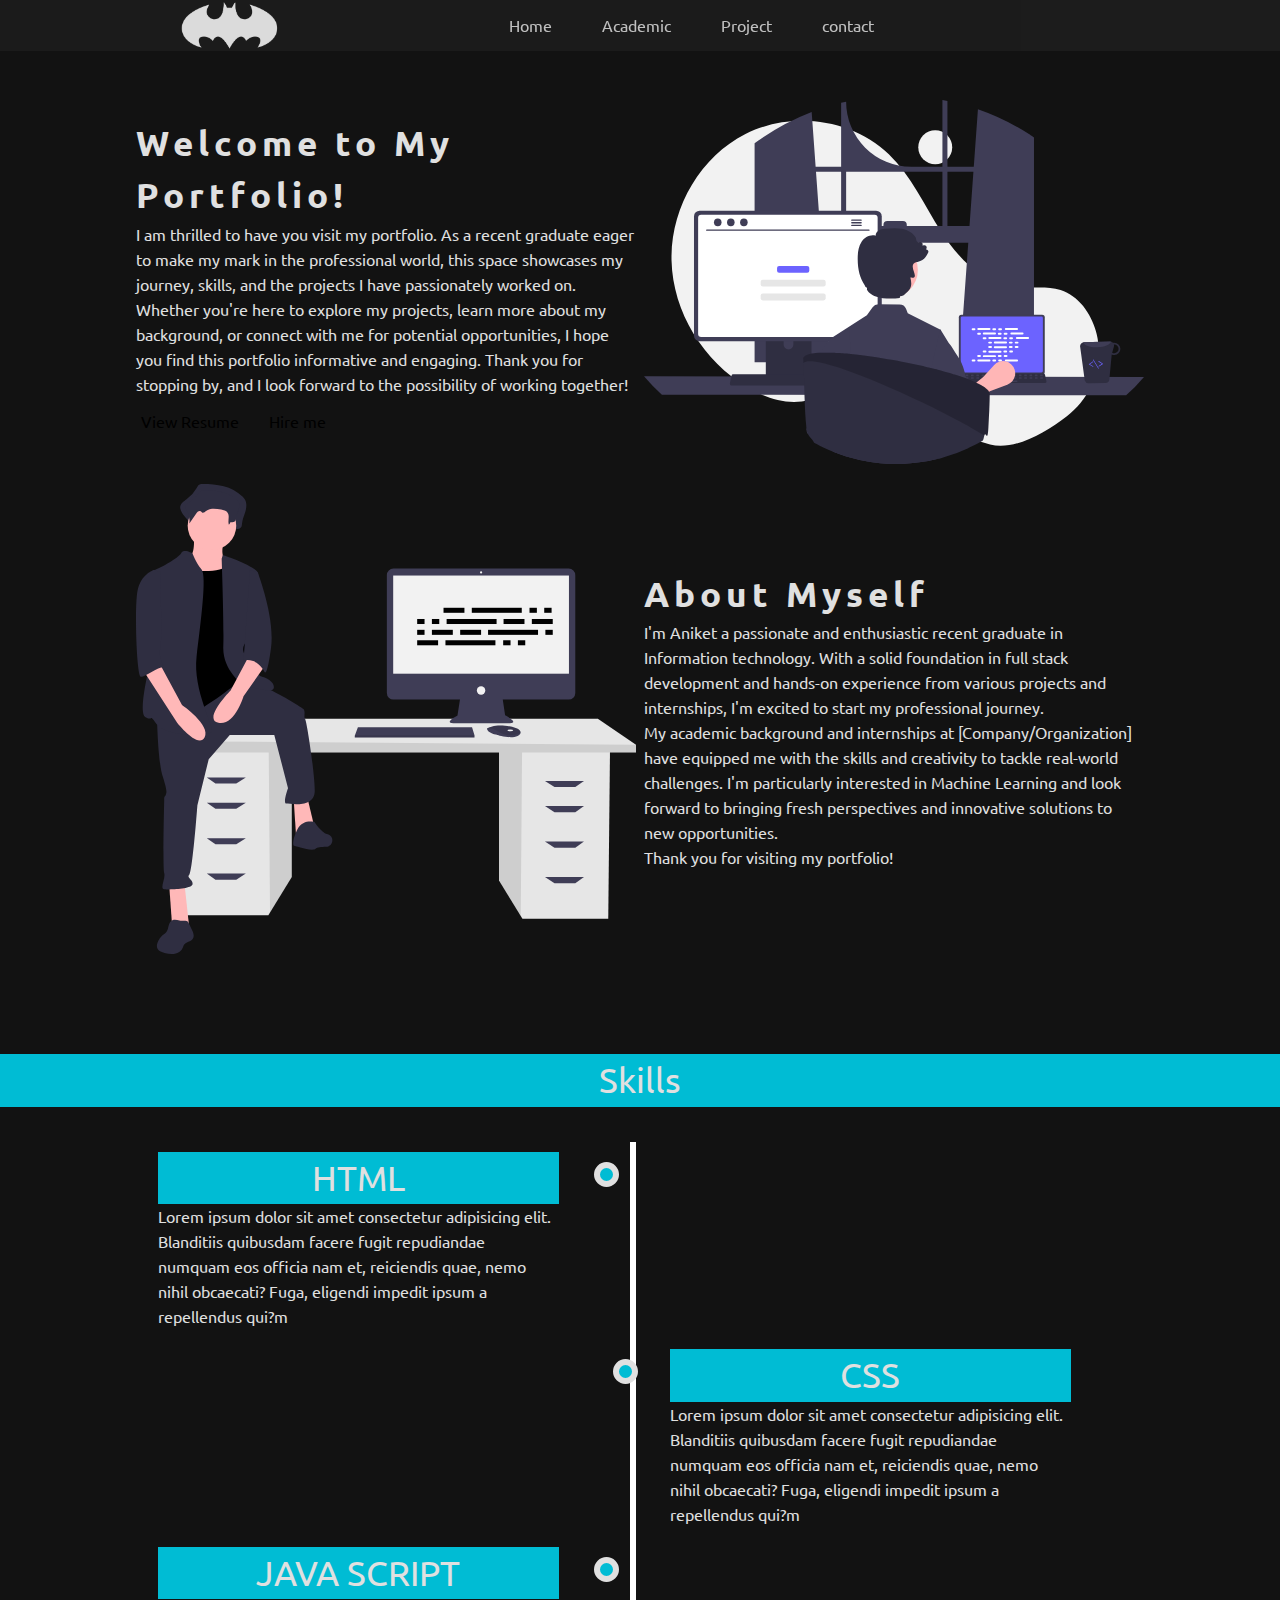
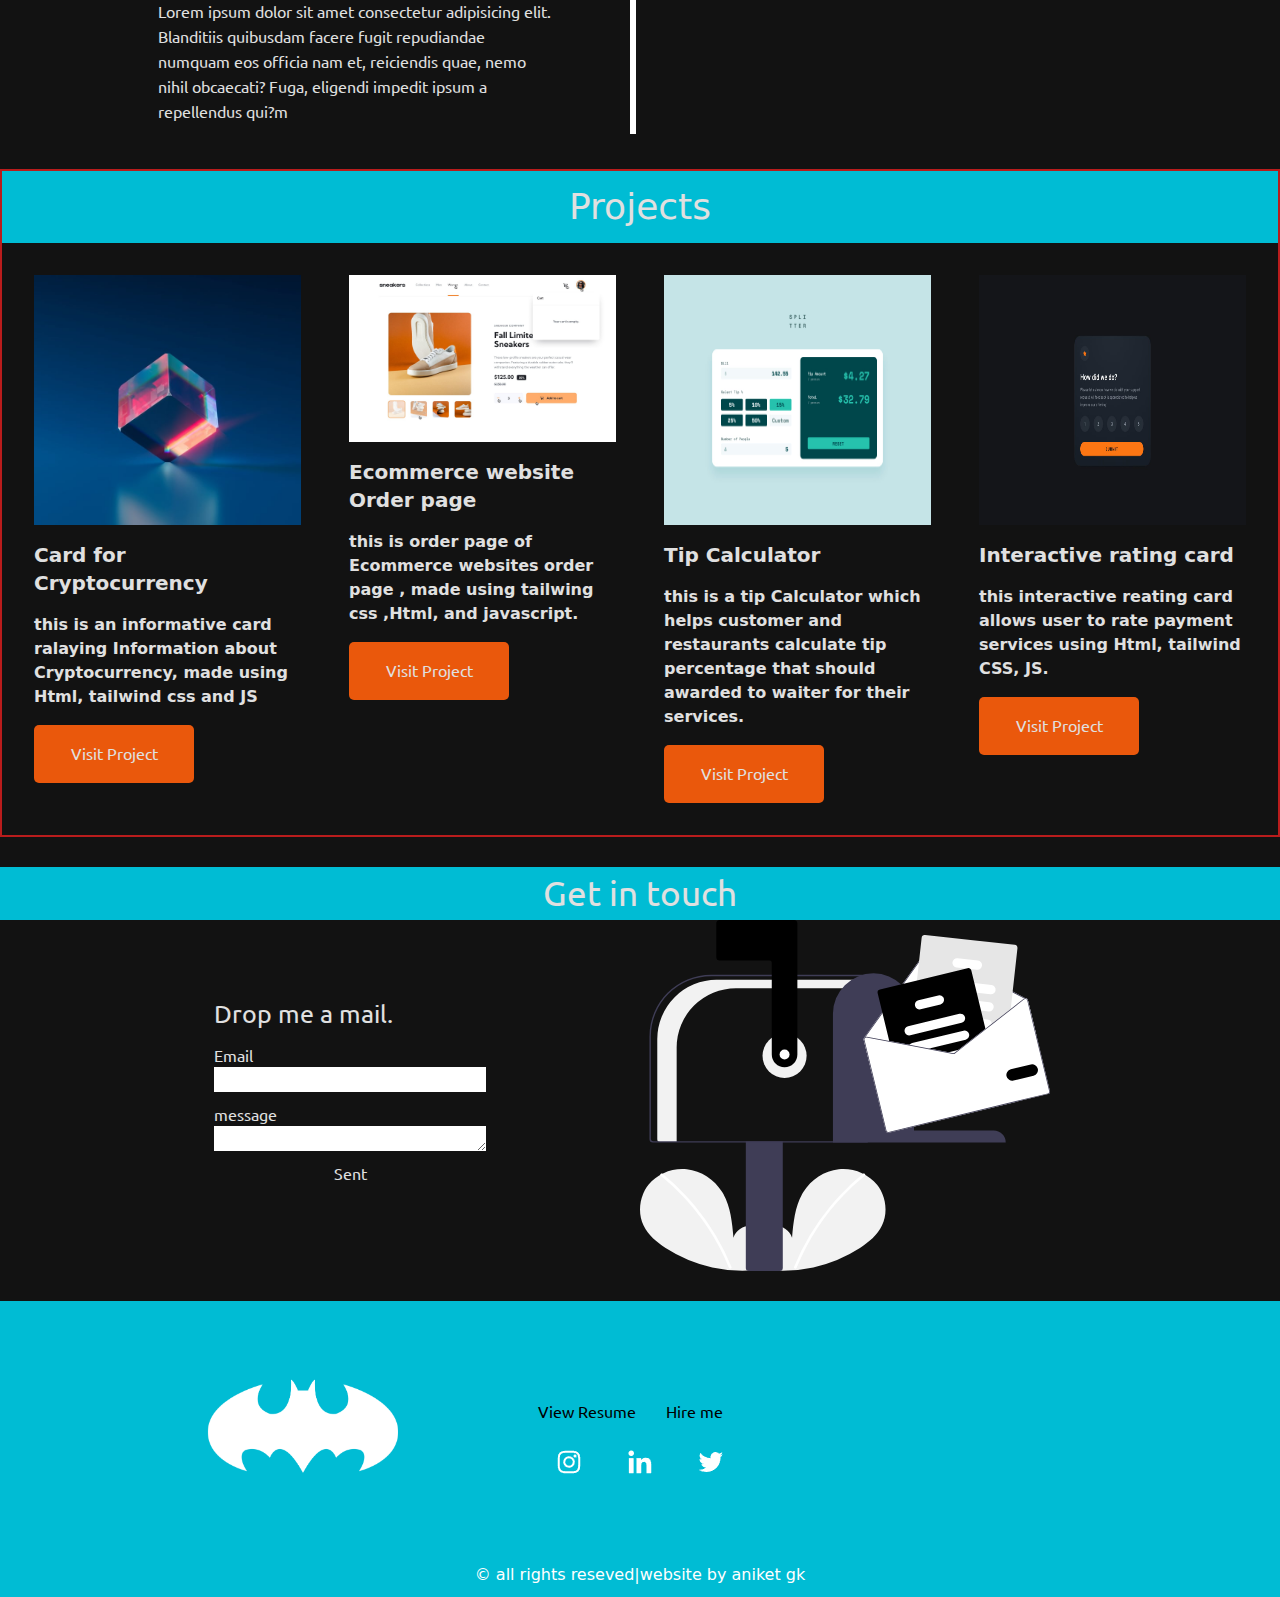
<file: index.html>
<!DOCTYPE html>
<html lang="en">

<head>
    <meta charset="UTF-8">
    <meta name="viewport" content="width=device-width, initial-scale=1.0">
    <title>Portfolio</title>
    <!-- ############################## Link Css here ############################################################ -->
    <link rel="stylesheet" href="css/style.css">
    <link rel="stylesheet" media="screen and (max-width: 693px)" href="css/responsive.css">
    <link rel="stylesheet" href="./output.css">
    <!-- ################################### End Css ####################################################################-->

    <!-- ##################################### Linked Googlen fonts ###################################################33 -->
    <link
        href="https://fonts.googleapis.com/css2?family=Ubuntu:ital,wght@0,300;0,400;0,500;0,700;1,300;1,400;1,500;1,700&display=swap"
        rel="stylesheet">
    <!-- ##################################### End Googlen fonts ###################################################33 -->
</head>

<body>
    <!--  ######################################################3 side nav ##################################################### -->
    <div id="mySidenav" class="sidenav">
        <a href="javascript:void(0)" class="closebtn" onclick="closeNav()">&times;</a>
        <a href="#hero">Home</a>
        <a href="#timeline">Academic</a>
        <a href="#visit-project">Project</a>
        <a href="#contact">Contact</a>
    </div>
    <!-- ######################################################## End side nav ####################################################### -->
    <!-- ######################## navigation bar######################### -->
    <header class="header">
        <div class="navbar">
            <div class="logo">
                <img src="images/pngwing.com.png" alt="">
            </div>
            <div class="navigation">
                <ul class="nav-items">
                    <li><a href="#hero">Home</a></li>
                    <li><a href="#timeline">Academic</a></li>
                    <li><a href="#visit-project">Project</a></li>
                    <!-- <li><a href="">References</a></li> -->
                    <li><a href="#contact">contact</a></li>
                </ul>
            </div>
            <div class="more">
                <img onclick="openNav()" src="images/more.png" alt="">
            </div>
        </div>
    </header>
    <!-- ################################ End navigation bar############################ -->

    <!-- ################################################## Begin Hero section############################################### -->
    <section id="hero" class="hero-container">
        <!-- ############################################# Begin Landing page#################################################### -->
        <div class="landing-container">
            <div class="intro">
                <h1 class="primary-heading"> Welcome to My Portfolio!</h1>
                <p class="para">

                    I am thrilled to have you visit my portfolio. As a recent graduate eager to make
                    my mark in the professional world, this space showcases my journey, skills, and the projects I have
                    passionately worked on. <br>
                    Whether you're here to explore my projects, learn more about my background, or connect with me for
                    potential opportunities, I hope you find this portfolio informative and engaging. Thank you for
                    stopping by, and I look forward to the possibility of working together!


                </p>
                <div class="btn">
                    <button class="View-resume" type="submit"><a href="">View Resume</a></button>
                    <button class="hire-me" type="submit"><a href="#contact">Hire me</a></button>
                </div>
            </div>
            <div class="landing-image">
                <img src="images/working.svg" alt="">
            </div>
        </div>
        <!-- ################################################ End Landing page####################################################### -->

        <!-- ################################################## Begin Introduction ##################################################### -->
        <div class="landing-container landing-container-reverse">
            <div class="intro">
                <h1 class="primary-heading">About Myself</h1>
                <p class="para">
                    I'm Aniket a passionate and enthusiastic recent graduate in Information technology. With a solid
                    foundation in full stack development and hands-on experience from various projects and internships,
                    I'm excited to start my professional journey.
                    <br>
                    My academic background and internships at [Company/Organization] have equipped me with the skills
                    and creativity to tackle real-world challenges. I'm particularly interested in Machine Learning and
                    look forward to bringing fresh perspectives and innovative solutions
                    to new opportunities.
                    <br>
                    Thank you for visiting my portfolio!
                </p>

            </div>
            <div class="landing-image">
                <img src="images/intro.svg" alt="">
            </div>
        </div>
        <!-- #########################################End Introduction ################################################################3 -->
    </section>

    <!-- ###################################################### End hero section########################################### -->

    <!-- ############################################ Academic Achievements ############################################################## -->

    <section id="timeline" class="Achievements">
        <h2 class="secondary-heading">Skills</h2>

        <div class="timeline">
            <div class="container left">
                <div class="content">
                    <h2 class="secondary-heading">HTML</h2>
                    <p class="para">
                        Lorem ipsum dolor sit amet consectetur adipisicing elit. Blanditiis quibusdam facere fugit
                        repudiandae numquam eos officia nam et, reiciendis quae, nemo nihil obcaecati? Fuga, eligendi
                        impedit ipsum a repellendus qui?m
                    </p>

                </div>
            </div>
            <div class="container right">
                <div class="content">
                    <h2 class="secondary-heading">CSS</h2>
                    <p class="para">
                        Lorem ipsum dolor sit amet consectetur adipisicing elit. Blanditiis quibusdam facere fugit
                        repudiandae numquam eos officia nam et, reiciendis quae, nemo nihil obcaecati? Fuga, eligendi
                        impedit ipsum a repellendus qui?m
                    </p>

                </div>
            </div>
            <div class="container left">
                <div class="content">
                    <h2 class="secondary-heading">JAVA SCRIPT</h2>
                    <p class="para">
                        Lorem ipsum dolor sit amet consectetur adipisicing elit. Blanditiis quibusdam facere fugit
                        repudiandae numquam eos officia nam et, reiciendis quae, nemo nihil obcaecati? Fuga, eligendi
                        impedit ipsum a repellendus qui?m
                    </p>

                </div>
            </div>
        </div>
    </section>


    <!-- ##################################################################### Projects section ########################################################################## -->

    <section id="visit-project" class="w-dvw border-2 border-red-700  ">
        <h1 class="bg-[#00BCD4] h-fit font-medium text-4xl p-4 text-center">Projects</h1>
        <div class="grid grid-cols-1 grid-rows-3 gap-4 p-4 sm:grid sm:grid-cols-2 sm:grid-rows-2 md:grid md:grid-rows-1 md:grid-cols-4">
            <div class="w-full p-4 flex flex-col space-y-4  h-fit">
                <div id="banner" class=" group w-full relative bg-neutral-600">
                   <img class="cursor-pointer h-[250px] w-[390px]" src="./NewPortfolio/images/image-equilibrium.jpg"
                   alt="display-image">
                   <img id="view_icon" class="invisible group-hover:visible w-8 absolute right-[45%] bottom-[45%] fill-black" src="./NewPortfolio/images/icon-view.svg" alt="view_icon">
                </div>
               <ul class="flex flex-col space-y-4">
                   <li>
                       <h2 class="font-bold text-xl">Card for Cryptocurrency</h2>
   
                   </li>
                   <li>
                       <p class="font-semibold" >
                         this is an informative card ralaying Information about Cryptocurrency, made using Html, tailwind css and JS
                         
                       </p>
                   </li>
                   <li>
                       <button class="bg-orange-600 p-4 w-[60%] h-[25%] hover:bg-[#00BCD4]">
                           <a href="./NewPortfolio/index.html">Visit Project</a>
                       </button>
                   </li>
               </ul>
           </div>

           <div class="w-full p-4 flex flex-col space-y-4  h-fit">
            <div id="banner" class=" group w-full relative bg-neutral-600">
               <img class="cursor-pointer " src="./ecommerce-product-page-main/design/active-states-basket-empty.jpg"
               alt="display-image">
               <img id="view_icon" class="invisible group-hover:visible w-8 absolute right-[45%] bottom-[45%] fill-black" src="./NewPortfolio/images/icon-view.svg" alt="view_icon">
            </div>
           <ul class="flex flex-col space-y-4">
               <li>
                   <h2 class="font-bold text-xl">Ecommerce website Order page</h2>

               </li>
               <li>
                   <p class="font-semibold" >
                       this is order page of Ecommerce websites order page , made using tailwing css ,Html, and
                       javascript.
                     
                   </p>
               </li>
               <li>
                <button class="bg-orange-600 p-4 w-[60%] h-[25%] hover:bg-[#00BCD4]">
                    <a href="./ecommerce-product-page-main/design/desktop-design.jpg">Visit Project</a>
                </button>
            </li>
           </ul>
       </div>

       <div class="w-full p-4 flex flex-col space-y-4  h-fit">
        <div id="banner" class=" group w-full relative bg-neutral-600">
           <img class="cursor-pointer h-[250px] w-[390px]" src="./Tip_calculator/design/desktop-design-completed.jpg"
           alt="display-image">
           <img id="view_icon" class="invisible group-hover:visible w-8 absolute right-[45%] bottom-[45%] fill-black" src="./NewPortfolio/images/icon-view.svg" alt="view_icon">
        </div>
       <ul class="flex flex-col space-y-4">
           <li>
               <h2 class="font-bold text-xl">Tip Calculator</h2>

           </li>
           <li>
               <p class="font-semibold" >
                  this is a tip Calculator which helps customer and restaurants calculate tip percentage that should awarded to waiter for their services.
                 
               </p>
           </li>
           <li>
            <button class="bg-orange-600 p-4 w-[60%] h-[25%] hover:bg-[#00BCD4]">
                <a href="./Tip_calculator/index.html">Visit Project</a>
            </button>
        </li>
       </ul>
   </div>

   <div class="w-full p-4 flex flex-col space-y-4  h-fit">
    <div id="banner" class=" group w-full relative bg-neutral-600">
       <img class="cursor-pointer h-[250px] w-[390px]" src="./interactive-rating-component-main/design/desktop-design.jpg"
       alt="display-image">
       <img id="view_icon" class="invisible group-hover:visible w-8 absolute right-[45%] bottom-[45%] fill-black" src="./NewPortfolio/images/icon-view.svg" alt="view_icon">
    </div>
   <ul class="flex flex-col space-y-4">
       <li>
           <h2 class="font-bold text-xl">Interactive rating card</h2>

       </li>
       <li>
           <p class="font-semibold" >
             this interactive reating card allows user to rate payment services using Html, tailwind CSS, JS.
             
           </p>
       </li>
       <li>
        <button class="bg-orange-600 p-4 w-[60%] h-[25%] hover:bg-[#00BCD4]">
            <a href="./NewPortfolio/index.html">Visit Project</a>
        </button>
    </li>
   </ul>
</div>

        </div>

    </section>

    <!-- ############################################################################ End Projects section ######################################################################### -->

    <!-- ############################################################# Contact section ########################################################################### -->
    <section id="contact">
        <h2 class="secondary-heading">Get in touch</h2>
        <div class="inner-contact">
            <div class="form">
                <form class="form-container" action="">
                    <h3 class="ternary-headaing">Drop me a mail.</h3>

                    <div class="inputs">
                        <label for="email">Email</label>
                        <input id="email" required type="email" name="email">
                    </div>
                    <div class="inputs">
                        <label for="text-area">message</label>
                        <textarea required name="text-area" id="txt"></textarea>
                    </div>
                    <div class="btn "> <button id="btn-sent" onclick="statusUpdate()" type="submit"><a
                                href="#contact">Sent</a></button></div>
                </form>
            </div>
            <div class="image-illustration">
                <img id="image" src="images/mail.svg" alt="">
            </div>
        </div>
    </section>
    <!-- ######################################################################### End contact section ############################################################################## -->






    <!-- ###################################################### Footer Section ############################################################################### -->

    <footer class="footer">
        <div class="inner-footer">
            <div class="non-legal">
                <div class="non-legal-footer-item">
                    <div class="footer-logo">
                        <img src="images/pngwing.com.png" alt="">

                    </div>
                </div>
                <div class="non-legal-footer-item ">
                    <div class="footer-nav">
                        <div class="btn">
                            <div class="btn">
                                <button class="View-resume" type="submit"><a href="">View Resume</a></button>
                                <button class="hire-me" type="submit"><a href="#contact">Hire me</a></button>
                            </div>
                        </div>
                        <div class="social-media">
                            <a href="https://www.instagram.com/anni_k02/?next=%2F"><img
                                    src="images/instagram-logo-24.png" alt=""></a>
                            <a href="https://in.linkedin.com/"><img src="images/linkedin-logo-24.png" alt=""></a>
                            <a href="https://x.com/?lang=en"> <img src="images/twitter-logo-24.png" alt=""></a>
                        </div>
                    </div>
                </div>
                <div class="non-legal-footer-item ">
                    <div class="google-location">
                        <iframe
                            src="https://www.google.com/maps/embed?pb=!1m18!1m12!1m3!1d3769.8989338414235!2d77.28965652502842!3d19.11208918209994!2m3!1f0!2f0!3f0!3m2!1i1024!2i768!4f13.1!3m3!1m2!1s0x3bce29b9903d053d%3A0x2c5238a90ab55c03!2sShri%20Guru%20Gobind%20Singhji%20Institute%20of%20Engineering%20and%20Technology!5e0!3m2!1sen!2sin!4v1719331930823!5m2!1sen!2sin"
                            width="600" height="450" style="border:0;" allowfullscreen="" loading="lazy"
                            referrerpolicy="no-referrer-when-downgrade"></iframe>
                    </div>
                </div>
            </div>
            <div class="legal">
                <small>&copy; all rights reseved|website by aniket gk</small>
            </div>
        </div>
    </footer>
    <!-- ##################################################### End Footer ######################################################################################## -->

    <script>

        const email = document.getElementById('email');
        const txt = document.getElementById('txt');

        if (email.value === '' || txt.value === '') {
            const btn = document.getElementById('btn-sent');
            const image = document.getElementById('image');

            function statusUpdate() {
                image.src = 'images/msg-sent.svg';

            }

            btn.addEventListener('click', statusUpdate);
        }






        /* Set the width of the side navigation to 250px */
        function openNav() {
            document.getElementById("mySidenav").style.width = "250px";

        }

        /* Set the width of the side navigation to 0 */
        function closeNav() {
            document.getElementById("mySidenav").style.width = "0";
        }
    </script>
</body>

</html>
</file>
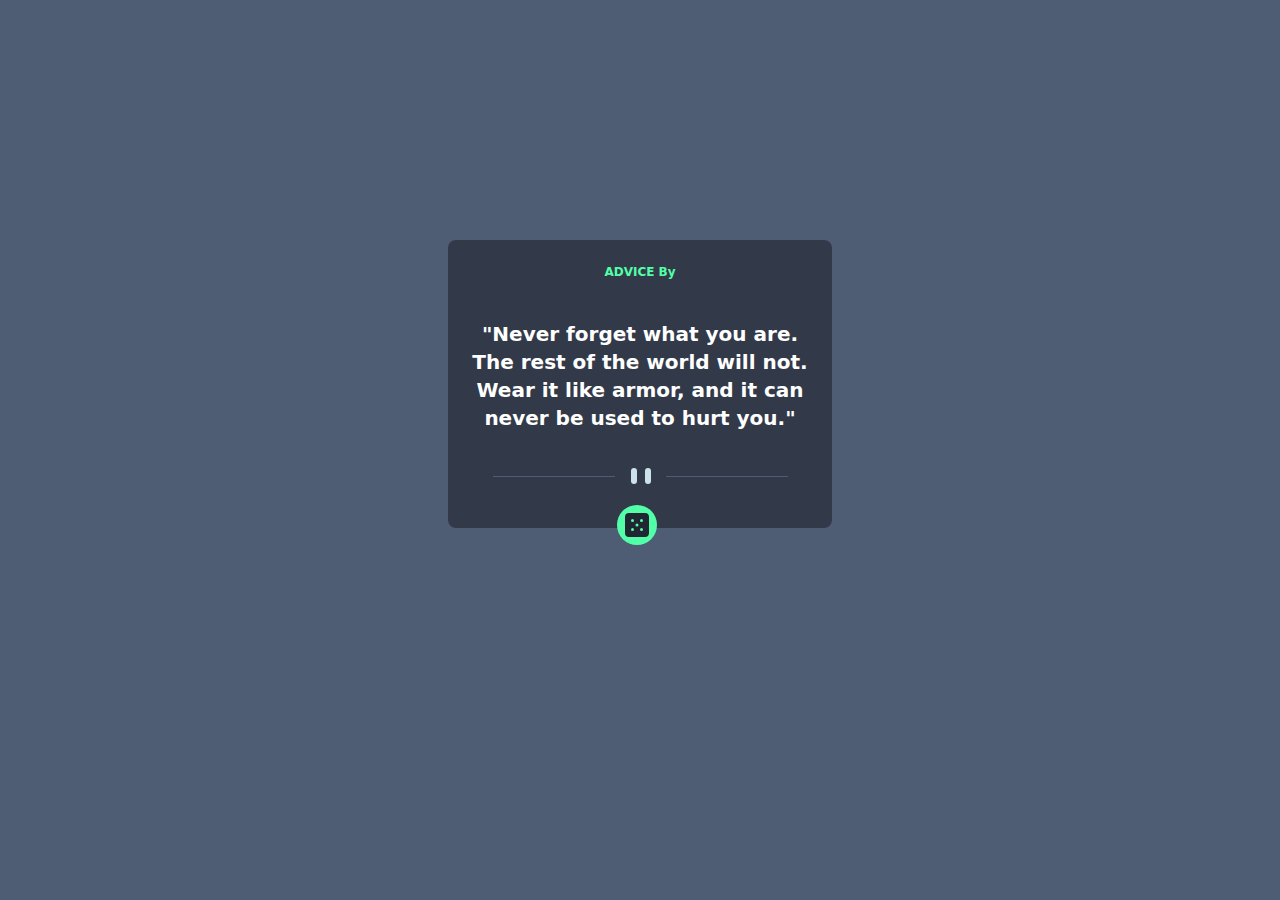
<file: advice-generator-app-main/index.html>
<!DOCTYPE html>
<html lang="en">

<head>
    <meta charset="UTF-8">
    <meta name="viewport" content="width=device-width, initial-scale=1.0">
    <title>GOT</title>
    <link rel="stylesheet" href="./output.css">
</head>

<body class="]  bg-[#4e5d73]">
    <div class="w-11/12 mx-auto flex flex-col items-center rounded-lg bg-[#323a49]  relative p-6 my-60 sm:w-96">
        <ul class="flex flex-col items-center ">
            <li class="font-semibold text-xs mb-6 text-[#52ffa8]"><span>ADVICE By <span id="no"> </span> </span></li>
            <li>
                <h1 class="text-xl text-center my-4 font-bold text-white" id="quote">
                    "Never forget what you are. The rest of the world will not. Wear it like armor, and it can never be
                    used to hurt you."
                </h1>
            </li>
            <li class="my-5">
                <img src="./images/pattern-divider-mobile.svg" alt="">
            </li>
        </ul>
        <div>
            <button class="absolute top-[92%] left-[44%] w-10 h-10 rounded-full bg-[#52ffa8] hover:shadow-xl animate-ping" id="btn">
                <img class="mx-auto my-2" src="./images/icon-dice.svg" alt="">
            </button>
        </div>
    </div>
    <script src="quote.js"></script>
</body>

</html>
</file>
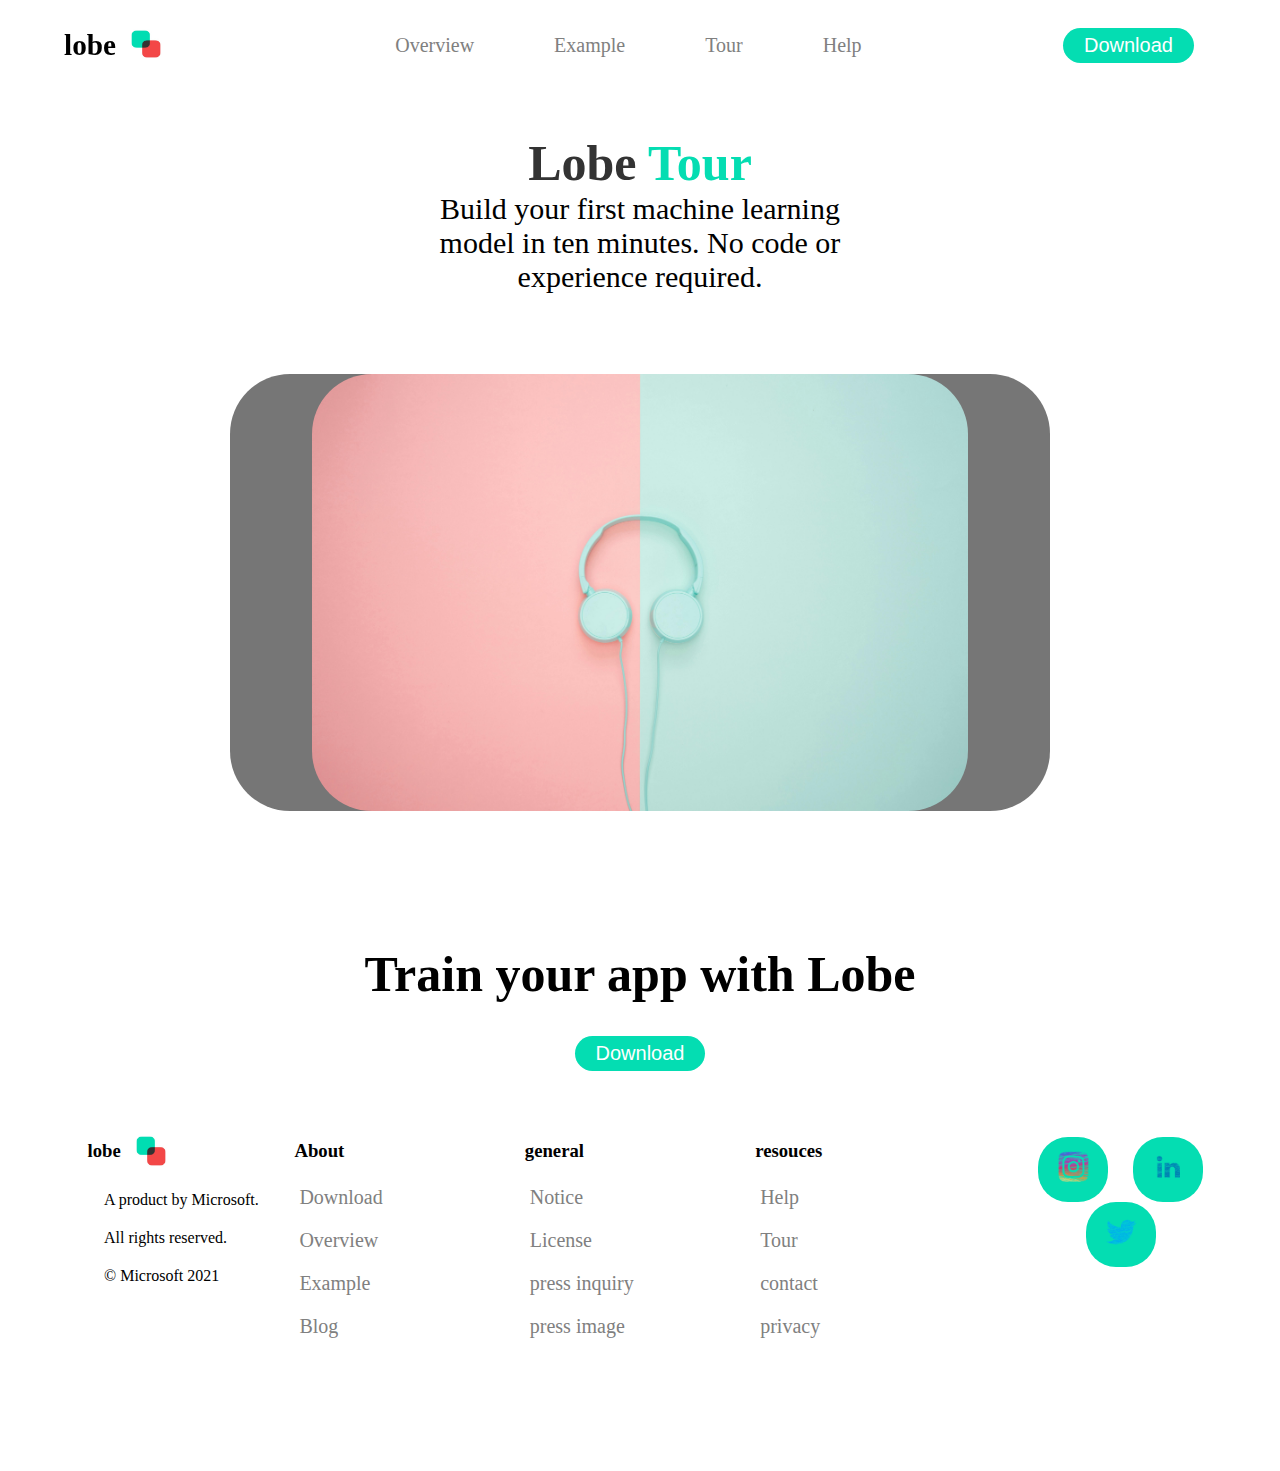
<file: clone/index.html>
<!DOCTYPE html>
<html lang="en">

<head>
    <meta charset="UTF-8">
    <meta name="viewport" content="width=device-width, initial-scale=1.0">
    <link rel="shortcut icon"  sizes="180x180" href="images/logo.jpeg">

    <title>lobe</title>
    <link rel="stylesheet" href="css/style.css">
    <link rel="stylesheet" media="screen and (max-width:940px)" href="css/responsive.css">
    <link rel="stylesheet" media="screen and (max-width:700px)" href="css/footerresp.css">
</head>

<body>

    <section class="start">
        <header id="header">
            <div class="container">
                <div class="nav-logo">
                    <div class="logo-text">
                        <h3>lobe</h3>
                    </div>
                    <div class="logo">
                        <img src="images/logo.jpeg" alt="">
                    </div>
                </div>
                <div class="navbar">
                    <ul class="nav-items">
                        <li><a href="#">Overview</a></li>
                        <li><a href="#">Example</a></li>
                        <li><a href="#">Tour</a></li>
                        <li><a href="#">Help</a></li>
                    </ul>
                </div>
                <div class="btn">
                    <button><a href="#">Download</a></button>
                </div>
            </div>
        </header>
    </section>

    <section class="main-container">
        <div class="inner-main">
            <div class="inner-content">
                <h1 class="heading">
                    <span class="fword">
                        Lobe
                    </span>
                    <span class="sword">
                        Tour
                    </span>

                </h1>
                <div class="info">
                    <p>
                        Build your first machine learning model in ten minutes. No code or experience required.
                    </p>
                </div>
            </div>
            <div class="video">
                <img src="images/thumbnail.jpg" alt="">
            </div>
            <div class="end">
                <h1>Train your app with Lobe</h1>

                <div class="btn2">
                    <button><a href="#">Download</a></button>

                </div>
            </div>
    </section>

    <footer class="main-footer">
        <div class="footer">
            <div class="footer-item">
                <div class="f-logo">
                    <h3>lobe</h3>
                    <img src="images/logo.jpeg" alt="">
                </div>
                <ul class="legal">
                    <li> A product by Microsoft.</li>
                    <li> All rights reserved.</li>
                    <li> © Microsoft 2021</li>
                     
                </ul>
            </div>
            <div class="footer-item">
                <div class="H3">
                    <h3>About</h3>

                </div>
                <ul class="list">
                    <li><a href="">Download</a></li>
                     <li><a href="">Overview</a></li>
                    <li><a href="">Example</a></li>
                    <li><a href="">Blog</a></li>
                </ul>
            </div>
            <div class="footer-item">
                <div class="H3">
                    <h3>general</h3>

                </div>
                <ul class="list">
                    <li><a href="">Notice</a></li>
                    <li><a href="">License</a></li>
                    <li><a href="">press inquiry</a></li>
                    <li><a href="">press image</a></li>
                </ul>
            </div>

            <div class="footer-item">
                <div class="H3">
                    <h3>resouces</h3>

                </div>
                <ul class="list">
                    <li><a href="">Help</a></li>
                    <li><a href="">Tour</a></li>
                    <li><a href="">contact</a></li>
                    <li><a href="">privacy</a></li>
                </ul>
            </div>
            <div class="footer-item">
                <ul id="social-list">
                    <li><a href="#"><img src="images/insta2.png" alt=""></a></li>
                    <li><a href="#"><img src="images/linkedin.png" alt=""></a></li>
                    <li><a href="#"><img src="images/X.png" alt=""></a></li>
                     
                </ul>
            </div>
        </div>
    </footer>
</body>

</html>
</file>
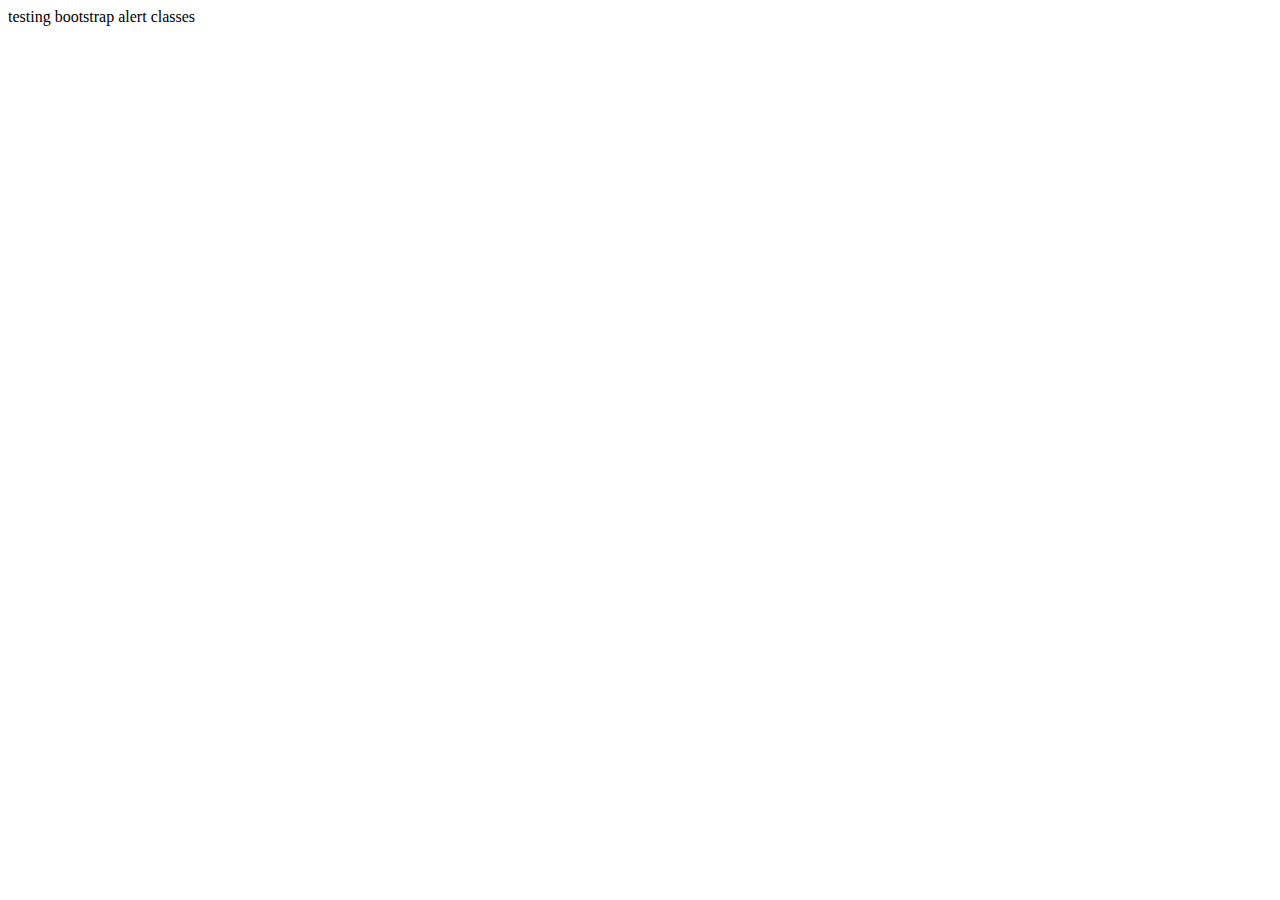
<file: cognizant-training/index.html>
<!DOCTYPE html>
<html lang="en">
<head>
    <meta charset="UTF-8">
    <meta name="viewport" content="width=device-width, initial-scale=1.0">
    <title>Document</title>
    <link href="https://cdn.jsdelivr.net/npm/bootstrap@5.0.2/dist/css/bootstrap.min.css" rel="stylesheet" integrity="sha384-EVSTQN3/azprG1Anm3QDgpJLIm9Nao0Yz1ztcQTwFspd3yD65VohhpuuCOmLASjC" crossorigin="anonymous">
</head>
<body>
    
    <div class="alert-success">
        testing bootstrap alert classes
    </div>

    <script src="https://cdn.jsdelivr.net/npm/bootstrap@5.0.2/dist/js/bootstrap.bundle.min.js" integrity="sha384-MrcW6ZMFYlzcLA8Nl+NtUVF0sA7MsXsP1UyJoMp4YLEuNSfAP+JcXn/tWtIaxVXM" crossorigin="anonymous"></script>

</body>
</html>
</file>
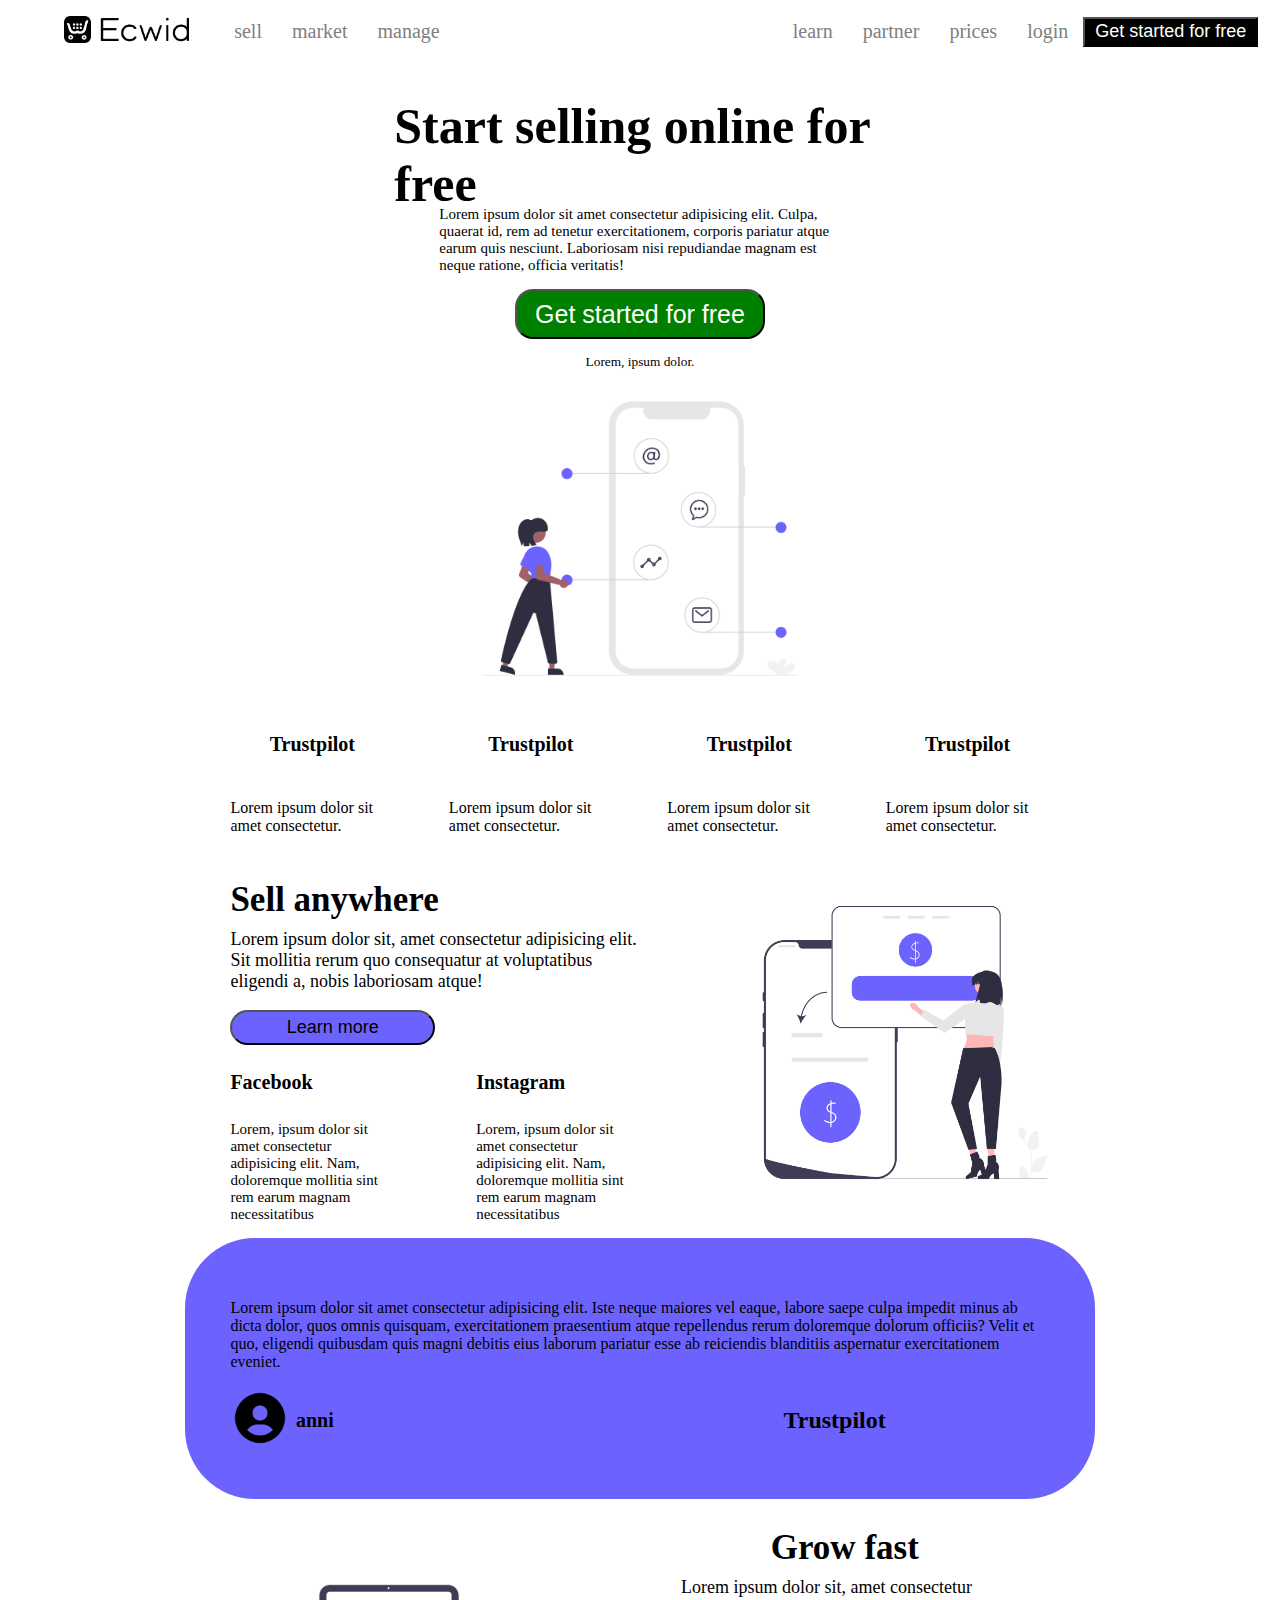
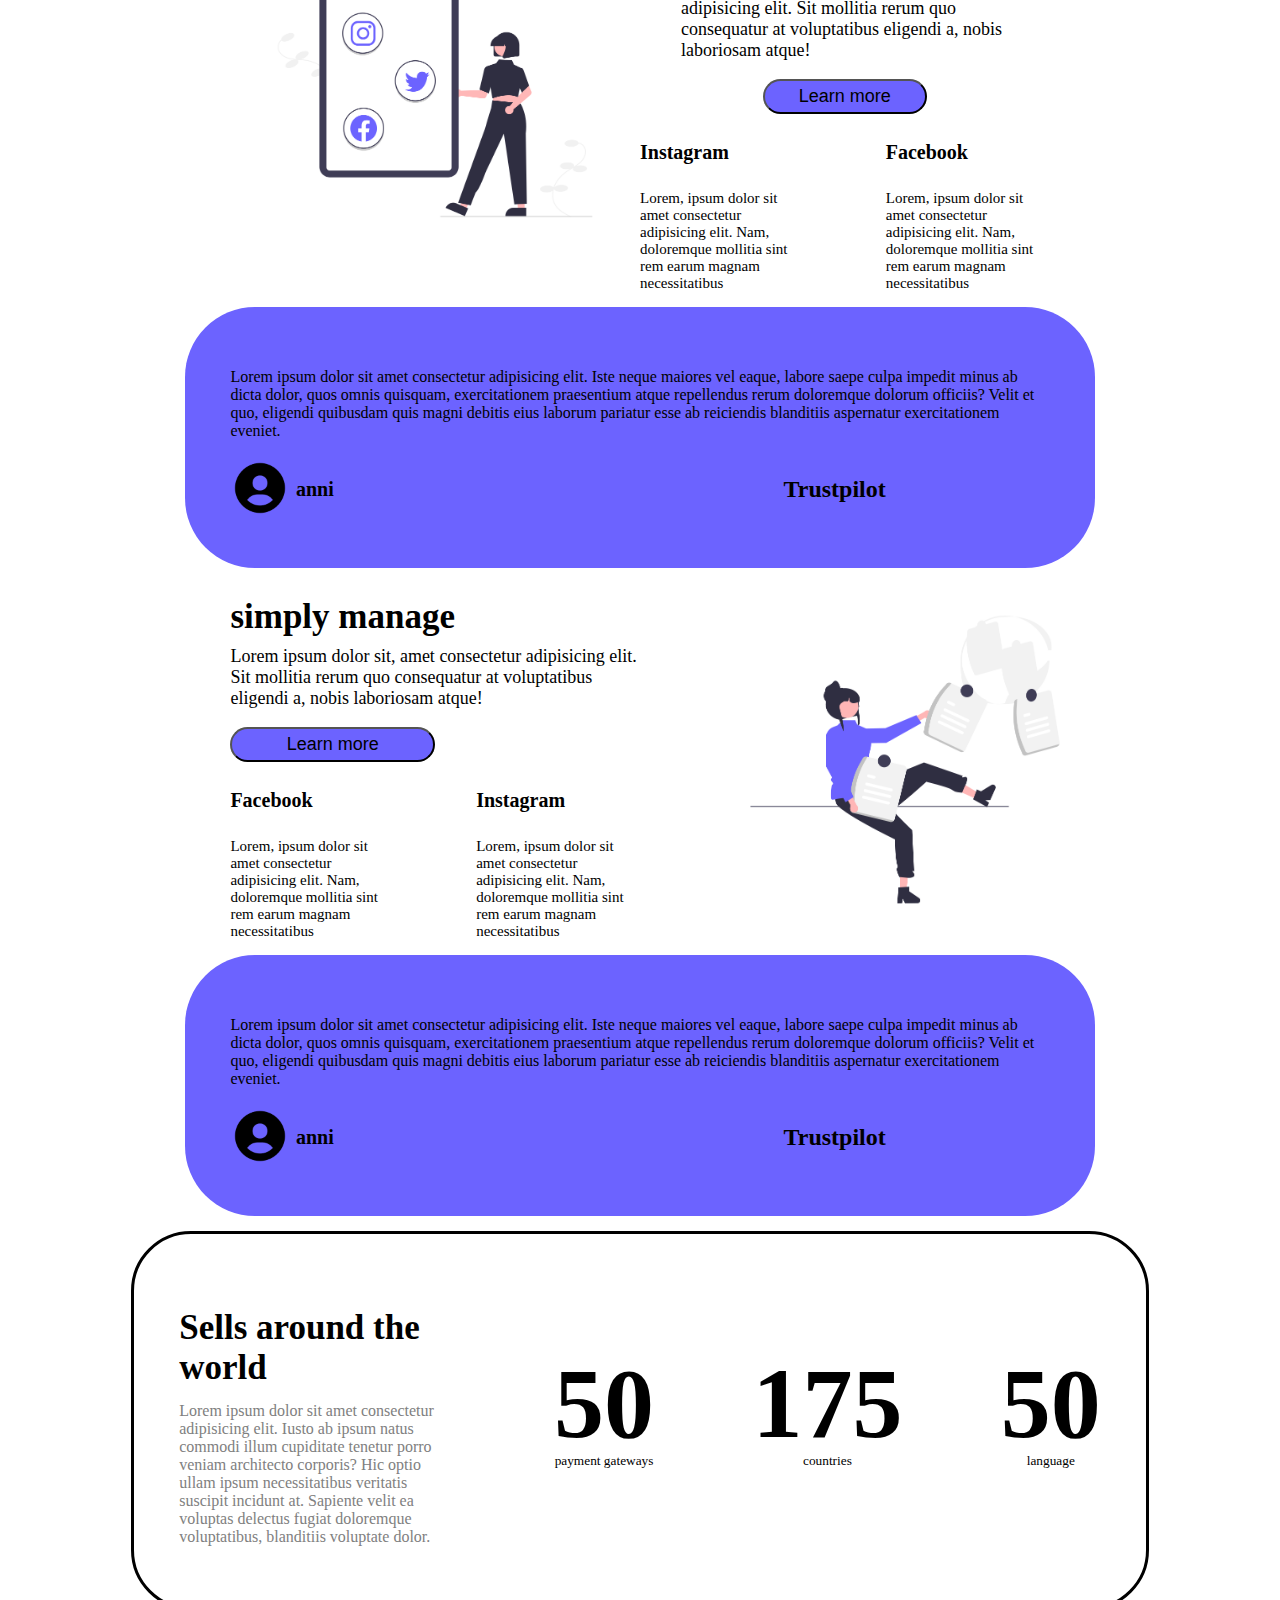
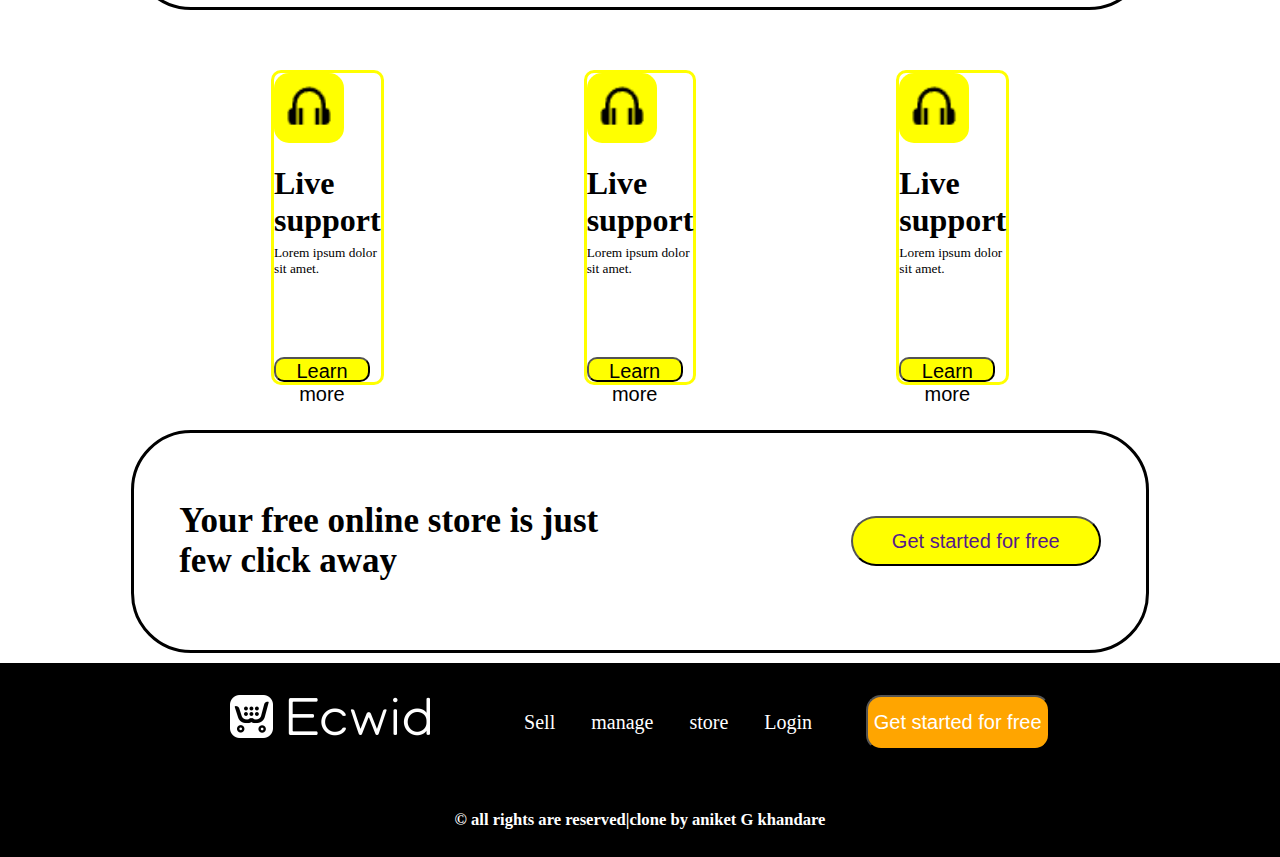
<file: ECwid homepage clone/index.html>
<!DOCTYPE html>
<html lang="en">

<head>
    <meta charset="UTF-8">
    <meta name="viewport" content="width=device-width, initial-scale=1.0">
    <link rel="stylesheet" href="css/style.css">
    <link rel="stylesheet" media="screen and (max-width:820px)" href="css/responsive.css">
    <title>Ecwid</title>
</head>

<body>
    <header class="header">
        <div class="inner-header">
            <div class="left-header">
                <div class="logo">
                    <img src="images/logo.png" alt="">
                </div>

                <ul class="left-nav">
                    <li><a href="">sell</a> </li>
                    <li><a href="">market</a></li>
                    <li><a href="">manage</a></li>

                </ul>

            </div>
            <div class="right-header">

                <ul class="right-nav">
                    <li><a href="">learn</a></li>
                    <li><a href="">partner</a></li>
                    <li><a href="">prices</a></li>
                    <li><a href="">login</a></li>
                </ul>

                <div class="btn">
                    <button><a href="">Get started for free</a></button>
                </div>
            </div>
        </div>
    </header>
    <section class="hero-container">
        <div class="inner-hero">
            <div class="hero-items1">
                <h1 class="primary-heading">Start selling online for free</h1>
                <p class="para">Lorem ipsum dolor sit amet consectetur adipisicing elit. Culpa, quaerat id, rem ad
                    tenetur
                    exercitationem, corporis pariatur atque earum quis nesciunt. Laboriosam nisi repudiandae magnam est
                    neque ratione, officia veritatis!</p>
                <div class="btn2">
                    <button><a href="">Get started for free</a></button>
                </div>
                <small>Lorem, ipsum dolor.
                </small>
            </div>
            <div class="hero-items2">
                <img src="images/undraw_Mobile_marketing_re_p77p.png" alt="image">
            </div>
            <div class="hero-items3">
                <div class="tool">
                    <h4 class="ternary-heading">Trustpilot</h4>
                    <p class="info">
                        Lorem ipsum dolor sit amet consectetur.
                    </p>
                </div>
                <div class="tool">
                    <h4 class="ternary-heading">Trustpilot</h4>
                    <p class="info">
                        Lorem ipsum dolor sit amet consectetur.
                    </p>
                </div>
                <div class="tool">
                    <h4 class="ternary-heading">Trustpilot</h4>
                    <p class="info">
                        Lorem ipsum dolor sit amet consectetur.
                    </p>
                </div>
                <div class="tool">
                    <h4 class="ternary-heading">Trustpilot</h4>
                    <p class="info">
                        Lorem ipsum dolor sit amet consectetur.
                    </p>
                </div>
            </div>
        </div>
    </section>

    <sesction class="illustrations">
        <div class="inner-illustration">
            <div class="info-container">
                <div class="info">
                    <div class="content">
                        <h2>Sell anywhere</h2>
                        <p>Lorem ipsum dolor sit, amet consectetur adipisicing elit. Sit mollitia rerum quo consequatur
                            at voluptatibus eligendi a, nobis laboriosam atque!</p>
                        <button class="btn"><a href="">Learn more</a></button>
                    </div>
                    <div class="resource">
                        <div class="meta">
                            <h4>Facebook</h4>
                            <p>Lorem, ipsum dolor sit amet consectetur adipisicing elit. Nam, doloremque mollitia sint
                                rem earum magnam necessitatibus </p>
                        </div>
                        <div class="meta">
                            <h4>Instagram</h4>
                            <p>Lorem, ipsum dolor sit amet consectetur adipisicing elit. Nam, doloremque mollitia sint
                                rem earum magnam necessitatibus </p>
                        </div>
                    </div>
                </div>
                <div class="image-illustration">
                    <img src="images/undraw_Transfer_money_re_6o1h.png" alt="">
                </div>
            </div>
            <div class="review-container">
                <div class="review">
                    <p>Lorem ipsum dolor sit amet consectetur adipisicing elit. Iste neque maiores vel eaque, labore
                        saepe culpa impedit minus ab dicta dolor, quos omnis quisquam, exercitationem praesentium atque
                        repellendus rerum doloremque dolorum officiis? Velit et quo, eligendi quibusdam quis magni
                        debitis eius laborum pariatur esse ab reiciendis blanditiis aspernatur exercitationem eveniet.
                    </p>
                </div>
                <div class="profile">
                    <div class="profile-meta">
                        <div class="profile-image">
                            <img src="images/user-circle-solid-144.png" alt="">

                        </div>
                        <h5 class="name">anni</h5>
                    </div>
                    <div class="ratings">
                        <h2>Trustpilot</h2>
                    </div>
                </div>
            </div>
            <div class="info-container reverse">
                <div class="info reverse">
                    <div class="content reverse">
                        <h2>Grow fast</h2>
                        <p>Lorem ipsum dolor sit, amet consectetur adipisicing elit. Sit mollitia rerum quo consequatur
                            at voluptatibus eligendi a, nobis laboriosam atque!</p>
                        <button class="btn"><a href="">Learn more</a></button>
                    </div>
                    <div class="resource reverse">
                        <div class="meta">
                            <h4>Facebook</h4>
                            <p>Lorem, ipsum dolor sit amet consectetur adipisicing elit. Nam, doloremque mollitia sint
                                rem earum magnam necessitatibus </p>
                        </div>
                        <div class="meta">
                            <h4>Instagram</h4>
                            <p>Lorem, ipsum dolor sit amet consectetur adipisicing elit. Nam, doloremque mollitia sint
                                rem earum magnam necessitatibus </p>
                        </div>
                    </div>
                </div>
                <div class="image-illustration">
                    <img src="images/undraw_Social_growth_re_tjy9.png" alt="">
                </div>
            </div>
            <div class="review-container">
                <div class="review">
                    <p>Lorem ipsum dolor sit amet consectetur adipisicing elit. Iste neque maiores vel eaque, labore
                        saepe culpa impedit minus ab dicta dolor, quos omnis quisquam, exercitationem praesentium atque
                        repellendus rerum doloremque dolorum officiis? Velit et quo, eligendi quibusdam quis magni
                        debitis eius laborum pariatur esse ab reiciendis blanditiis aspernatur exercitationem eveniet.
                    </p>
                </div>
                <div class="profile">
                    <div class="profile-meta">
                        <div class="profile-image">
                            <img src="images/user-circle-solid-144.png" alt="">

                        </div>
                        <h5 class="name">anni</h5>
                    </div>
                    <div class="ratings">
                        <h2>Trustpilot</h2>
                    </div>
                </div>
            </div>
            <div class="info-container">
                <div class="info">
                    <div class="content">
                        <h2>simply manage</h2>
                        <p>Lorem ipsum dolor sit, amet consectetur adipisicing elit. Sit mollitia rerum quo consequatur
                            at voluptatibus eligendi a, nobis laboriosam atque!</p>
                        <button class="btn"><a href="">Learn more</a></button>
                    </div>
                    <div class="resource">
                        <div class="meta">
                            <h4>Facebook</h4>
                            <p>Lorem, ipsum dolor sit amet consectetur adipisicing elit. Nam, doloremque mollitia sint
                                rem earum magnam necessitatibus </p>
                        </div>
                        <div class="meta">
                            <h4>Instagram</h4>
                            <p>Lorem, ipsum dolor sit amet consectetur adipisicing elit. Nam, doloremque mollitia sint
                                rem earum magnam necessitatibus </p>
                        </div>
                    </div>
                </div>
                <div class="image-illustration">
                    <img src="images/undraw_File_manager_re_ms29.png" alt="">
                </div>
            </div>
            <div class="review-container">
                <div class="review">
                    <p>Lorem ipsum dolor sit amet consectetur adipisicing elit. Iste neque maiores vel eaque, labore
                        saepe culpa impedit minus ab dicta dolor, quos omnis quisquam, exercitationem praesentium atque
                        repellendus rerum doloremque dolorum officiis? Velit et quo, eligendi quibusdam quis magni
                        debitis eius laborum pariatur esse ab reiciendis blanditiis aspernatur exercitationem eveniet.
                    </p>
                </div>
                <div class="profile">
                    <div class="profile-meta">
                        <div class="profile-image">
                            <img src="images/user-circle-solid-144.png" alt="">

                        </div>
                        <h5 class="name">anni</h5>
                    </div>
                    <div class="ratings">
                        <h2>Trustpilot</h2>
                    </div>
                </div>
            </div>
        </div>
    </sesction>

    <section class="services">
        <div class="inner-services">
            <div class="sells">
                <div class="inner-sells">
                    <h2>Sells around the world</h2>
                    <p>Lorem ipsum dolor sit amet consectetur adipisicing elit. Iusto ab ipsum natus commodi illum
                        cupiditate tenetur porro veniam architecto corporis? Hic optio ullam ipsum necessitatibus veritatis
                        suscipit incidunt at. Sapiente velit ea voluptas delectus fugiat doloremque voluptatibus, blanditiis
                        voluptate dolor.</p>
                </div>
                <div class="options">
                   <div class="inner-options">
                    <h1>50</h1>
                    <small>payment gateways</small>
                   </div>
                </div>
                <div class="options">
                    <div class="inner-options">
                        <h1>175</h1>
                        <small>countries</small>
                       </div>
                </div>
                <div class="options">
                    <div class="inner-options">
                        <h1>50</h1>
                        <small>language</small>
                       </div>
                </div>
            </div>
            <div class="service">
                <div class="service-items"> 
                    <img src="images/headphone-regular-24.png" alt="">
                   <h1> Live support</h1>
                <small>Lorem ipsum dolor sit amet.</small>
                <button class="btn"><a href="">Learn more</a></button>

            </div>
            
                <div class="service-items"> <img src="images/headphone-regular-24.png" alt="">
                    <h1> Live support</h1>
                 <small>Lorem ipsum dolor sit amet.</small>
                 <button class="btn"><a href="">Learn more</a></button>
                
                </div>

                <div class="service-items"> <img src="images/headphone-regular-24.png" alt="">
                    <h1> Live support</h1>
                 <small>Lorem ipsum dolor sit amet.</small>
                 <button class="btn"><a href="">Learn more</a></button>
                </div>
            </div>
            <div class="cta">
                  <h1>Your free online store is just few click away</h1>
                  <button class="btn"><a href="">Get started for free</a></button>
            </div>
        </div>
    </section>

    <footer class="footer">
        <div class="inner-footer">
            <div class="non-legal">
                <div class="logo">
                    <img src="images/logo.png" alt="">
                </div>
                <ul class="nav">
                    <li>Sell</li>
                    <li>manage</li>
                    <li>store</li>
                    <li>Login</li>
                </ul>

                <button class="btn"><a href="">Get started for free</a></button>
            </div>
            <div class="legal">
                <h5>&copy; all rights are reserved|clone by aniket G khandare</h5>
            </div>
        </div>
    </footer>
</body>

</html>
</file>
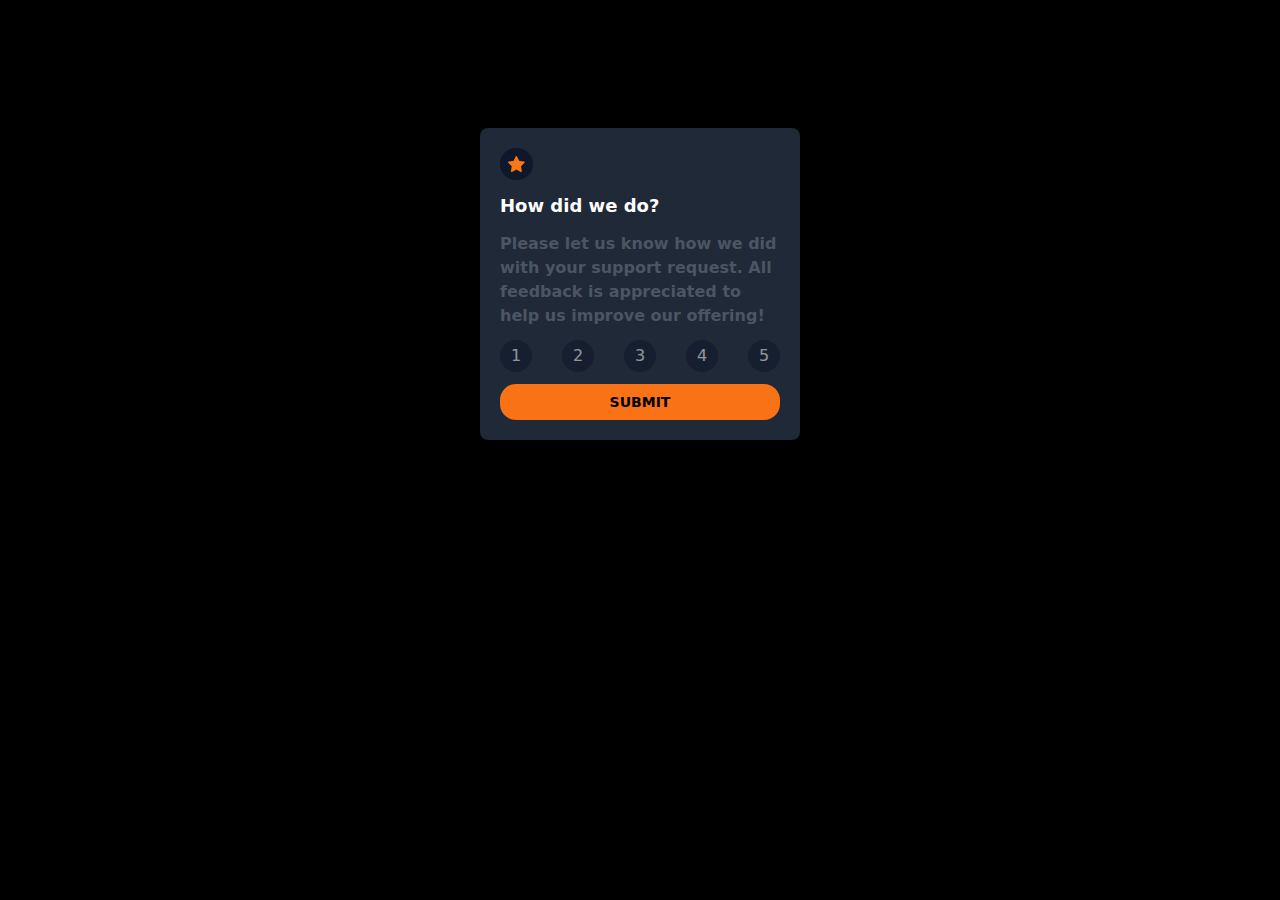
<file: interactive-rating-component-main/index.html>
<!DOCTYPE html>
<html lang="en">

<head>
    <meta charset="UTF-8">
    <meta name="viewport" content="width=device-width, initial-scale=1.0">
    <title>Document</title>
    <link rel="stylesheet" href="./output.css">
</head>

<body class="bg-black flex flex-col justify-center items-center">
    <div class="relative w-[96%] mx-auto my-32 rounded-lg p-5 bg-gray-800 sm:max-w-80">
        <ul id="landing" class="flex flex-col space-y-3 list-none">
            <li class="p-2 rounded-full bg-slate-900 w-fit">
                <img src="./images/icon-star.svg" alt="">
            </li>
            <li>
                <h1 class="font-bold text-lg text-white">How did we do?</h1>
            </li>
            <li>
                <p class="font-semibold text-base text-gray-600">
                    Please let us know how we did with your support request. All feedback is appreciated to help us improve our offering!
                </p>
            </li>
            <li class="flex justify-between">
                <button onclick="Response(1)"
                    class="w-8 h-8 flex items-center justify-center text-white cursor-pointer rounded-full bg-slate-900 opacity-50 focus:opacity-100">1</button>
                <button onclick="Response(2)"
                    class="w-8 h-8 flex items-center justify-center text-white cursor-pointer rounded-full bg-slate-900 opacity-50 focus:opacity-100">2</button>
                <button onclick="Response(3)"
                    class="w-8 h-8 flex items-center justify-center text-white cursor-pointer rounded-full bg-slate-900 opacity-50 focus:opacity-100">3</button>
                <button onclick="Response(4)"
                    class="w-8 h-8 flex items-center justify-center text-white cursor-pointer rounded-full bg-slate-900 opacity-50 focus:opacity-100">4</button>
                <button onclick="Response(5)"
                    class="w-8 h-8 flex items-center justify-center text-white cursor-pointer rounded-full bg-slate-900 opacity-50 focus:opacity-100">5</button>
            </li>
            <li class="w-full">
                <button onclick="Submit()" type="submit" class="cursor-pointer bg-orange-500 rounded-2xl w-full text-sm font-semibold p-2">
                    SUBMIT
                </button>
            </li>
        </ul>

        <ul id="thankYou" class="thankYou hidden flex-col  space-y-5 items-center justify-center list-none">
            <li>
                <img src="./images/illustration-thank-you.svg" alt="">
            </li>
            <li class="w-fit mx-auto">
                <div class="w-full p-2 text-sm text-orange-500 bg-gray-500 rounded-2xl">
                    You selected <span id="rating">0</span> out of 5
                </div>
            </li>
            <li>
                <h1 class="font-bold text-white text-2xl">Thank you!</h1>
            </li>
            <li>
                <p class="font-medium text-gray-400 text-sm text-center p-2">
                    We appreciate you taking the time to give a rating. If you ever need more support, don’t hesitate to get in touch!
                </p>
            </li>
        </ul>
    </div>

    <script>
        let n;
        function Response(x) {
            n = x;
        }

        function Submit() {
            const rating = document.getElementById('rating');
            const card = document.getElementById('thankYou');
            const card2 =document.getElementById("landing")
            rating.innerHTML = n;
            card.style.display = "flex";
            card2.style.display = "none";
        }
    </script>
</body>

</html>
</file>
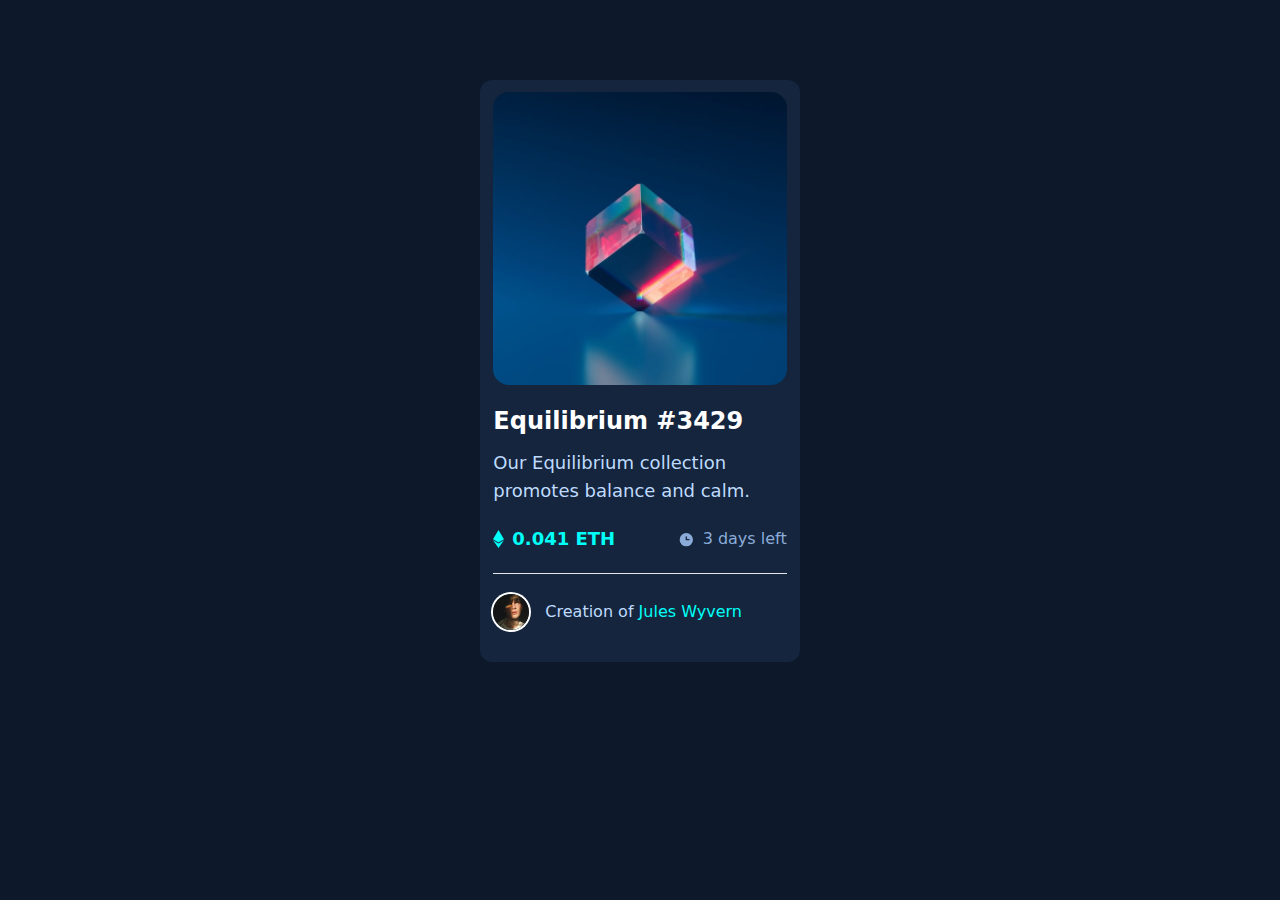
<file: NewPortfolio/index.html>
<!DOCTYPE html>
<html lang="en">

<head>
    <meta charset="UTF-8">
    <meta name="viewport" content="width=device-width, initial-scale=1.0">
    <title>Card</title>
    <link rel="stylesheet" href="./output.css">
</head>

<body class="bg-[#0d192b]">
    <div class="w-4/5 bg-[#14253d]  mx-auto mt-20 rounded-xl py-3 sm:w-80 sm:h-3/4 ">
        <div class="w-11/12 mx-auto relative hover:cursor-pointer group">
            <img class="w-fit  rounded-2xl" src="./images/image-equilibrium.jpg" alt="crypto-image">
            <div class="absolute top-0 left-0 w-full h-full -z-10 rounded-xl group-hover:z-30 group-hover:bg-transparent">
                       <img class="relative mx-auto top-[50%]" src="./images/icon-view.svg" alt="">
            </div>
        </div>
        <div class="w-11/12 mx-auto mt-5">
            <h1 class="text-white font-semibold text-2xl  my-3 cursor-pointer hover:text-[#00fff8]"> Equilibrium #3429</h1>
            <p class="text-lg text-blue-200 my-3"> Our Equilibrium collection promotes balance and calm.</p>
            <ul class="flex justify-between my-5">
                <li class="flex space-x-2 items-center"><img src="./images/icon-ethereum.svg" alt=""><span class="text-[#00fff8] font-semibold text-lg">0.041 ETH</span></li>
                <li class="flex space-x-2 items-center"><img src="./images/icon-clock.svg" alt=""><span class="text-[#8bacd9]"> 3 days left </span></li>
            </ul>
        </div>
        <hr class="w-11/12 mx-auto">
        <div class="flex space-x-4 w-11/12 mx-auto items-center my-5">
            <img class="w-9 ring-2 rounded-full ring-white" src="./images/image-avatar.png" alt="avtar">
            <span class="text-blue-200">  Creation of<span class="text-[#00fff8] cursor-pointer"> Jules Wyvern</span>
            </span>
        </div>
    </div>
</body>

</html>
</file>
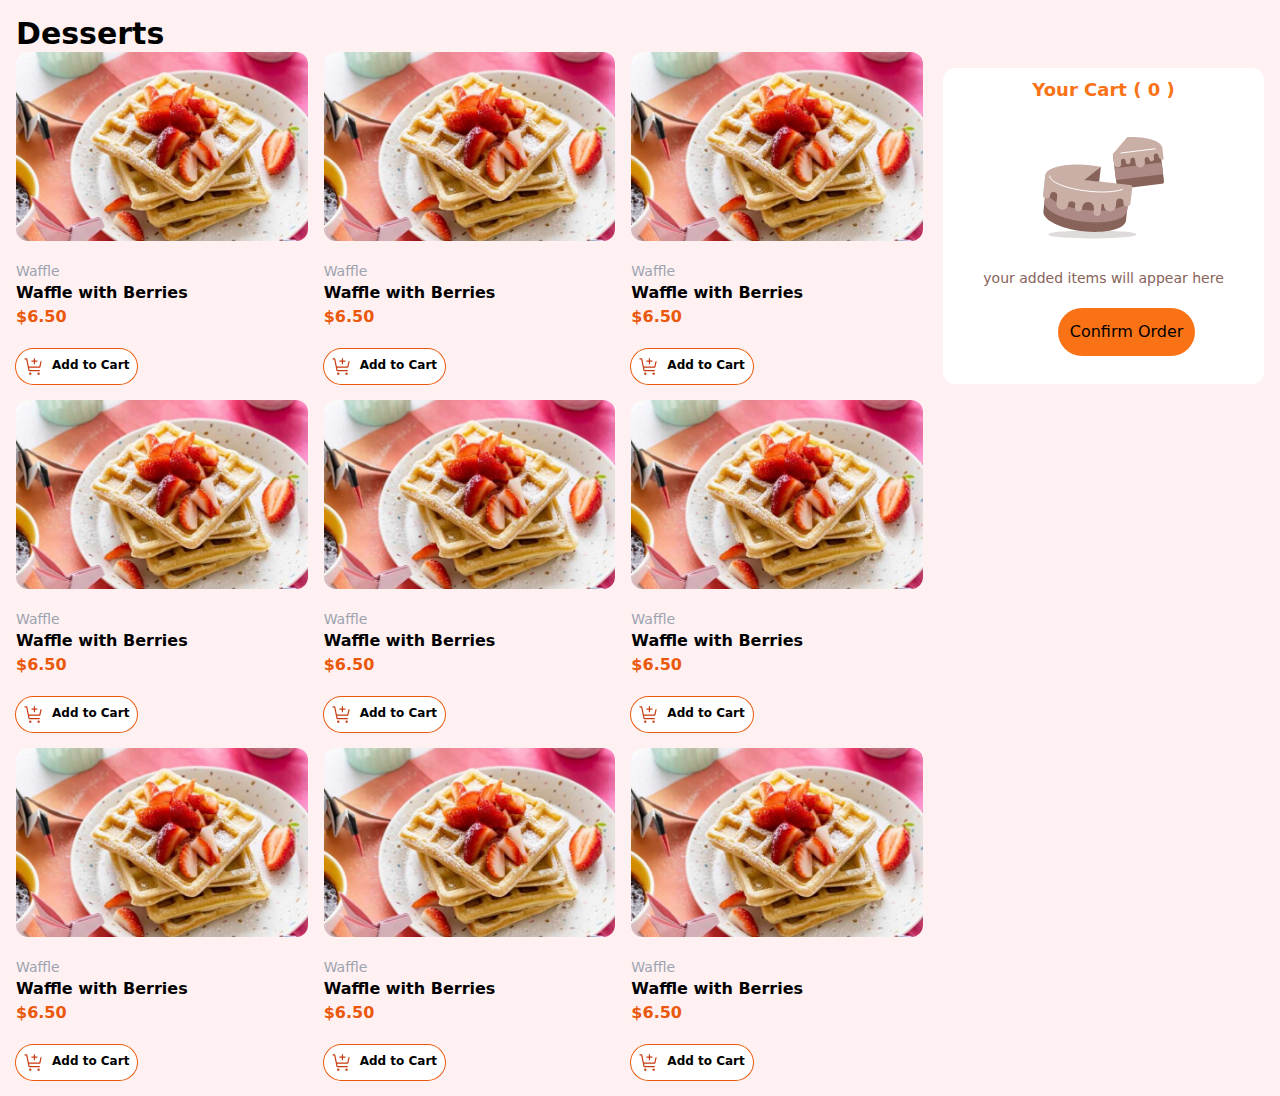
<file: product-list-with-cart-main/index.html>
<!DOCTYPE html>
<html lang="en">

<head>
  <meta charset="UTF-8">
  <meta name="viewport" content="width=device-width, initial-scale=1.0">
  <!-- displays site properly based on user's device -->

  <link rel="icon" type="image/png" sizes="32x32" href="./assets/images/favicon-32x32.png">

  <title>Frontend Mentor | Product list with cart</title>
  <link rel="stylesheet" href="./output.css">

  <!-- Feel free to remove these styles or customise in your own stylesheet 👍 -->
  <style>
    .attribution {
      font-size: 11px;
      text-align: center;
    }

    .attribution a {
      color: hsl(228, 45%, 44%);
    }
  </style>
</head>

<body>

  <div class="p-4 w-dvw   bg-rose-50">
    <h1 class="font-bold text-3xl mbd-5">Desserts</h1>

    <div class="flex flex-col space-y-4 justify-center sm:flex sm:flex-row sm:space-x-5">
      <div class="grid grid-cols-1 grid-rows-9 gap-4   sm:grid sm:grid-cols-3 sm:grid-rows-3 sm:gap-4">
        <!--############################# Menu #################################-->
        <div class="flex flex-col  space-y-5">
          <img class="rounded-xl" src="./assets/images/image-waffle-mobile.jpg" alt="Waffle">
          <!--##################### Add TO Cart button ######################################-->

          <div class="flex flex-col ">
            <p class="font-medium text-sm text-gray-400">Waffle</p>
            <h3 class="font-bold text-base">Waffle with Berries</h3>
            <p class="font-semibold text-orange-600">$6.50</p>
          </div>

          <button id="add" onclick="addItem()"
            class="flex flex-row   space-x-2 w-fit p-2 bg-white rounded-3xl ring-1 ring-orange-600 ">
            <img class="w-5" src="./assets/images/icon-add-to-cart.svg" alt="">
            <span class="font-semibold text-xs">Add to Cart</span>
          </button>
          <!-- ######################### quantity button ######################### -->
          <button id="quantity" onclick="setQuantity()"
            class="hidden flex-row justify-between   space-x-6 items-center w-fit p-2 rounded-3xl ring-1 ring-orange-600 bg-orange-800">
            <div onclick="plusCount()" class="ring-1 ring-white rounded-full p-1">
              <img class="cursor-pointer" src="./assets/images/icon-increment-quantity.svg" alt="">

            </div>

            <span id="count" class="font-semibold text-xs">0</span>

            <div onclick="minusCount()" class="ring-1 ring-white rounded-full w-5 h-5 flex items-center justify-center">
              <img class="cursor-pointer" src="./assets/images/icon-decrement-quantity.svg">
            </div>

          </button>
        </div>
        <!-- ############################### End Menu ######################################## -->

        <div class="flex flex-col  space-y-5">
          <img class="rounded-xl" src="./assets/images/image-waffle-mobile.jpg" alt="Waffle">
          <!--##################### Add TO Cart button ######################################-->

          <div class="flex flex-col ">
            <p class="font-medium text-sm text-gray-400">Waffle</p>
            <h3 class="font-bold text-base">Waffle with Berries</h3>
            <p class="font-semibold text-orange-600">$6.50</p>
          </div>

          <button id="add" class="flex flex-row   space-x-2 w-fit p-2 bg-white rounded-3xl ring-1 ring-orange-600 ">
            <img class="w-5" src="./assets/images/icon-add-to-cart.svg" alt="">
            <span class="font-semibold text-xs">Add to Cart</span>
          </button>
          <!-- ######################### quantity button ######################### -->
          <button id="add"
            class="hidden flex-row justify-between   space-x-6 items-center w-fit p-2 rounded-3xl ring-1 ring-orange-600 bg-orange-800">
            <div class="ring-1 ring-white rounded-full p-1">
              <img class="" src="./assets/images/icon-increment-quantity.svg" alt="">

            </div>

            <span class="font-semibold text-xs">0</span>

            <div class="ring-1 ring-white rounded-full w-5 h-5  items-center justify-center">
              <img class="mx-auto" src="./assets/images/icon-decrement-quantity.svg">
            </div>

          </button>
        </div>
        <!-- ############################### End Menu ######################################## -->
        <div class="flex flex-col  space-y-5">
          <img class="rounded-xl" src="./assets/images/image-waffle-mobile.jpg" alt="Waffle">
          <!--##################### Add TO Cart button ######################################-->

          <div class="flex flex-col ">
            <p class="font-medium text-sm text-gray-400">Waffle</p>
            <h3 class="font-bold text-base">Waffle with Berries</h3>
            <p class="font-semibold text-orange-600">$6.50</p>
          </div>

          <button id="add" class="flex flex-row   space-x-2 w-fit p-2 bg-white rounded-3xl ring-1 ring-orange-600 ">
            <img class="w-5" src="./assets/images/icon-add-to-cart.svg" alt="">
            <span class="font-semibold text-xs">Add to Cart</span>
          </button>
          <!-- ######################### quantity button ######################### -->
          <button id="add"
            class="hidden flex-row justify-between   space-x-6 items-center w-fit p-2 rounded-3xl ring-1 ring-orange-600 bg-orange-800">
            <div class="ring-1 ring-white rounded-full p-1">
              <img class="" src="./assets/images/icon-increment-quantity.svg" alt="">

            </div>

            <span class="font-semibold text-xs">0</span>

            <div class="ring-1 ring-white rounded-full w-5 h-5  items-center justify-center">
              <img class="mx-auto" src="./assets/images/icon-decrement-quantity.svg">
            </div>

          </button>
        </div>
        <!-- ############################### End Menu ######################################## -->
        <div class="flex flex-col  space-y-5">
          <img class="rounded-xl" src="./assets/images/image-waffle-mobile.jpg" alt="Waffle">
          <!--##################### Add TO Cart button ######################################-->

          <div class="flex flex-col ">
            <p class="font-medium text-sm text-gray-400">Waffle</p>
            <h3 class="font-bold text-base">Waffle with Berries</h3>
            <p class="font-semibold text-orange-600">$6.50</p>
          </div>

          <button id="add" class="flex flex-row   space-x-2 w-fit p-2 bg-white rounded-3xl ring-1 ring-orange-600 ">
            <img class="w-5" src="./assets/images/icon-add-to-cart.svg" alt="">
            <span class="font-semibold text-xs">Add to Cart</span>
          </button>
          <!-- ######################### quantity button ######################### -->
          <button id="add"
            class="hidden flex-row justify-between   space-x-6 items-center w-fit p-2 rounded-3xl ring-1 ring-orange-600 bg-orange-800">
            <div class="ring-1 ring-white rounded-full p-1">
              <img class="" src="./assets/images/icon-increment-quantity.svg" alt="">

            </div>

            <span class="font-semibold text-xs">0</span>

            <div class="ring-1 ring-white rounded-full w-5 h-5  items-center justify-center">
              <img class="mx-auto" src="./assets/images/icon-decrement-quantity.svg">
            </div>

          </button>
        </div>
        <!-- ############################### End Menu ######################################## -->
        <div class="flex flex-col  space-y-5">
          <img class="rounded-xl" src="./assets/images/image-waffle-mobile.jpg" alt="Waffle">
          <!--##################### Add TO Cart button ######################################-->

          <div class="flex flex-col ">
            <p class="font-medium text-sm text-gray-400">Waffle</p>
            <h3 class="font-bold text-base">Waffle with Berries</h3>
            <p class="font-semibold text-orange-600">$6.50</p>
          </div>

          <button id="add" class="flex flex-row   space-x-2 w-fit p-2 bg-white rounded-3xl ring-1 ring-orange-600 ">
            <img class="w-5" src="./assets/images/icon-add-to-cart.svg" alt="">
            <span class="font-semibold text-xs">Add to Cart</span>
          </button>
          <!-- ######################### quantity button ######################### -->
          <button id="add"
            class="hidden flex-row justify-between   space-x-6 items-center w-fit p-2 rounded-3xl ring-1 ring-orange-600 bg-orange-800">
            <div class="ring-1 ring-white rounded-full p-1">
              <img class="" src="./assets/images/icon-increment-quantity.svg" alt="">

            </div>

            <span class="font-semibold text-xs">0</span>

            <div class="ring-1 ring-white rounded-full w-5 h-5  items-center justify-center">
              <img class="mx-auto" src="./assets/images/icon-decrement-quantity.svg">
            </div>

          </button>
        </div>
        <!-- ############################### End Menu ######################################## -->
        <div class="flex flex-col  space-y-5">
          <img class="rounded-xl" src="./assets/images/image-waffle-mobile.jpg" alt="Waffle">
          <!--##################### Add TO Cart button ######################################-->

          <div class="flex flex-col ">
            <p class="font-medium text-sm text-gray-400">Waffle</p>
            <h3 class="font-bold text-base">Waffle with Berries</h3>
            <p class="font-semibold text-orange-600">$6.50</p>
          </div>

          <button id="add" class="flex flex-row   space-x-2 w-fit p-2 bg-white rounded-3xl ring-1 ring-orange-600 ">
            <img class="w-5" src="./assets/images/icon-add-to-cart.svg" alt="">
            <span class="font-semibold text-xs">Add to Cart</span>
          </button>
          <!-- ######################### quantity button ######################### -->
          <button id="add"
            class="hidden flex-row justify-between   space-x-6 items-center w-fit p-2 rounded-3xl ring-1 ring-orange-600 bg-orange-800">
            <div class="ring-1 ring-white rounded-full p-1">
              <img class="" src="./assets/images/icon-increment-quantity.svg" alt="">

            </div>

            <span class="font-semibold text-xs">0</span>

            <div class="ring-1 ring-white rounded-full w-5 h-5  items-center justify-center">
              <img class="mx-auto" src="./assets/images/icon-decrement-quantity.svg">
            </div>

          </button>
        </div>
        <!-- ############################### End Menu ######################################## -->
        <div class="flex flex-col  space-y-5">
          <img class="rounded-xl" src="./assets/images/image-waffle-mobile.jpg" alt="Waffle">
          <!--##################### Add TO Cart button ######################################-->

          <div class="flex flex-col ">
            <p class="font-medium text-sm text-gray-400">Waffle</p>
            <h3 class="font-bold text-base">Waffle with Berries</h3>
            <p class="font-semibold text-orange-600">$6.50</p>
          </div>

          <button id="add" class="flex flex-row   space-x-2 w-fit p-2 bg-white rounded-3xl ring-1 ring-orange-600 ">
            <img class="w-5" src="./assets/images/icon-add-to-cart.svg" alt="">
            <span class="font-semibold text-xs">Add to Cart</span>
          </button>
          <!-- ######################### quantity button ######################### -->
          <button id="add"
            class="hidden flex-row justify-between   space-x-6 items-center w-fit p-2 rounded-3xl ring-1 ring-orange-600 bg-orange-800">
            <div class="ring-1 ring-white rounded-full p-1">
              <img class="" src="./assets/images/icon-increment-quantity.svg" alt="">

            </div>

            <span class="font-semibold text-xs">0</span>

            <div class="ring-1 ring-white rounded-full w-5 h-5  items-center justify-center">
              <img class="mx-auto" src="./assets/images/icon-decrement-quantity.svg">
            </div>

          </button>
        </div>
        <!-- ############################### End Menu ######################################## -->
        <div class="flex flex-col  space-y-5">
          <img class="rounded-xl" src="./assets/images/image-waffle-mobile.jpg" alt="Waffle">
          <!--##################### Add TO Cart button ######################################-->

          <div class="flex flex-col ">
            <p class="font-medium text-sm text-gray-400">Waffle</p>
            <h3 class="font-bold text-base">Waffle with Berries</h3>
            <p class="font-semibold text-orange-600">$6.50</p>
          </div>

          <button id="add" class="flex flex-row   space-x-2 w-fit p-2 bg-white rounded-3xl ring-1 ring-orange-600 ">
            <img class="w-5" src="./assets/images/icon-add-to-cart.svg" alt="">
            <span class="font-semibold text-xs">Add to Cart</span>
          </button>
          <!-- ######################### quantity button ######################### -->
          <button id="add"
            class="hidden flex-row justify-between   space-x-6 items-center w-fit p-2 rounded-3xl ring-1 ring-orange-600 bg-orange-800">
            <div class="ring-1 ring-white rounded-full p-1">
              <img class="" src="./assets/images/icon-increment-quantity.svg" alt="">

            </div>

            <span class="font-semibold text-xs">0</span>

            <div class="ring-1 ring-white rounded-full w-5 h-5  items-center justify-center">
              <img class="mx-auto" src="./assets/images/icon-decrement-quantity.svg">
            </div>

          </button>
        </div>
        <!-- ############################### End Menu ######################################## -->
        <div class="flex flex-col  space-y-5">
          <img class="rounded-xl" src="./assets/images/image-waffle-mobile.jpg" alt="Waffle">
          <!--##################### Add TO Cart button ######################################-->

          <div class="flex flex-col ">
            <p class="font-medium text-sm text-gray-400">Waffle</p>
            <h3 class="font-bold text-base">Waffle with Berries</h3>
            <p class="font-semibold text-orange-600">$6.50</p>
          </div>

          <button id="add" class="flex flex-row   space-x-2 w-fit p-2 bg-white rounded-3xl ring-1 ring-orange-600 ">
            <img class="w-5" src="./assets/images/icon-add-to-cart.svg" alt="">
            <span class="font-semibold text-xs">Add to Cart</span>
          </button>
          <!-- ######################### quantity button ######################### -->
          <button id="add"
            class="hidden flex-row justify-between   space-x-6 items-center w-fit p-2 rounded-3xl ring-1 ring-orange-600 bg-orange-800">
            <div class="ring-1 ring-white rounded-full p-1">
              <img class="" src="./assets/images/icon-increment-quantity.svg" alt="">

            </div>

            <span class="font-semibold text-xs">0</span>

            <div class="ring-1 ring-white rounded-full w-5 h-5  items-center justify-center">
              <img class="mx-auto" src="./assets/images/icon-decrement-quantity.svg">
            </div>

          </button>
        </div>
        <!-- ############################### End Menu ######################################## -->





      </div>


      <div id="orderContainer" class="p-2 w-full  h-fit bg-white rounded-xl sm:w-[55%]">
        <h2 class="font-bold text-lg text-orange-500 mx-auto w-fit mb-5">
          Your Cart ( <span> 0</span> )
        </h2>
        <div id="orderThum" class="flex flex-col justify-center items-center space-y-4">
          <img src="./assets/images/illustration-empty-cart.svg" alt="">
          <small class="font-medium text-sm text-[#87635a]">your added items will appear here</small>
        </div>

        <div id="order" class="hidden space-x-10 items-center justify-center">
          <div class="w-12 h-12">
            <img src="./assets/images/image-baklava-desktop.jpg" alt="">
          </div>
          <div class="flex flex-col space-y-1">
            <p>Waffle</p>
            <p>1x</p>
          </div>
          <div>
            price
          </div>
          <div>
            <img class="p-1 rounded-full ring-1 ring-orange-600 " src="./assets/images/icon-remove-item.svg" alt="">
          </div>
         
        </div>
        <button class="rounded-full my-5 bg-orange-500 p-3 ml-[35%] cursor-pointer">Confirm Order</button>
      
      </div>

    </div>
  </div>

  <!-- Desserts

  Waffle with Berries
  Waffle
  6.50
  Add to Cart

  Vanilla Bean Crème Brûlée
  Crème Brûlée
  7.00
  Add to Cart

  Macaron Mix of Five
  Macaron
  8.00
  Add to Cart

  Classic Tiramisu
  Tiramisu
  5.50
  Add to Cart

  Pistachio Baklava
  Baklava
  4.00
  Add to Cart

  Lemon Meringue Pie
  Pie
  5.00
  Add to Cart

  Red Velvet Cake
  Cake
  4.50
  Add to Cart

  Salted Caramel Brownie
  Brownie
  4.50
  Add to Cart

  Vanilla Panna Cotta
  Panna Cotta
  6.50
  Add to Cart

  Your Cart Quantity -->
  <!-- Your added items will appear here -->

  <!-- <div class="attribution">
    Challenge by <a href="https://www.frontendmentor.io?ref=challenge">Frontend Mentor</a>. 
    Coded by <a href="#">Your Name Here</a>.
  </div> -->

  <script src="menu.js"></script>
</body>

</html>
</file>
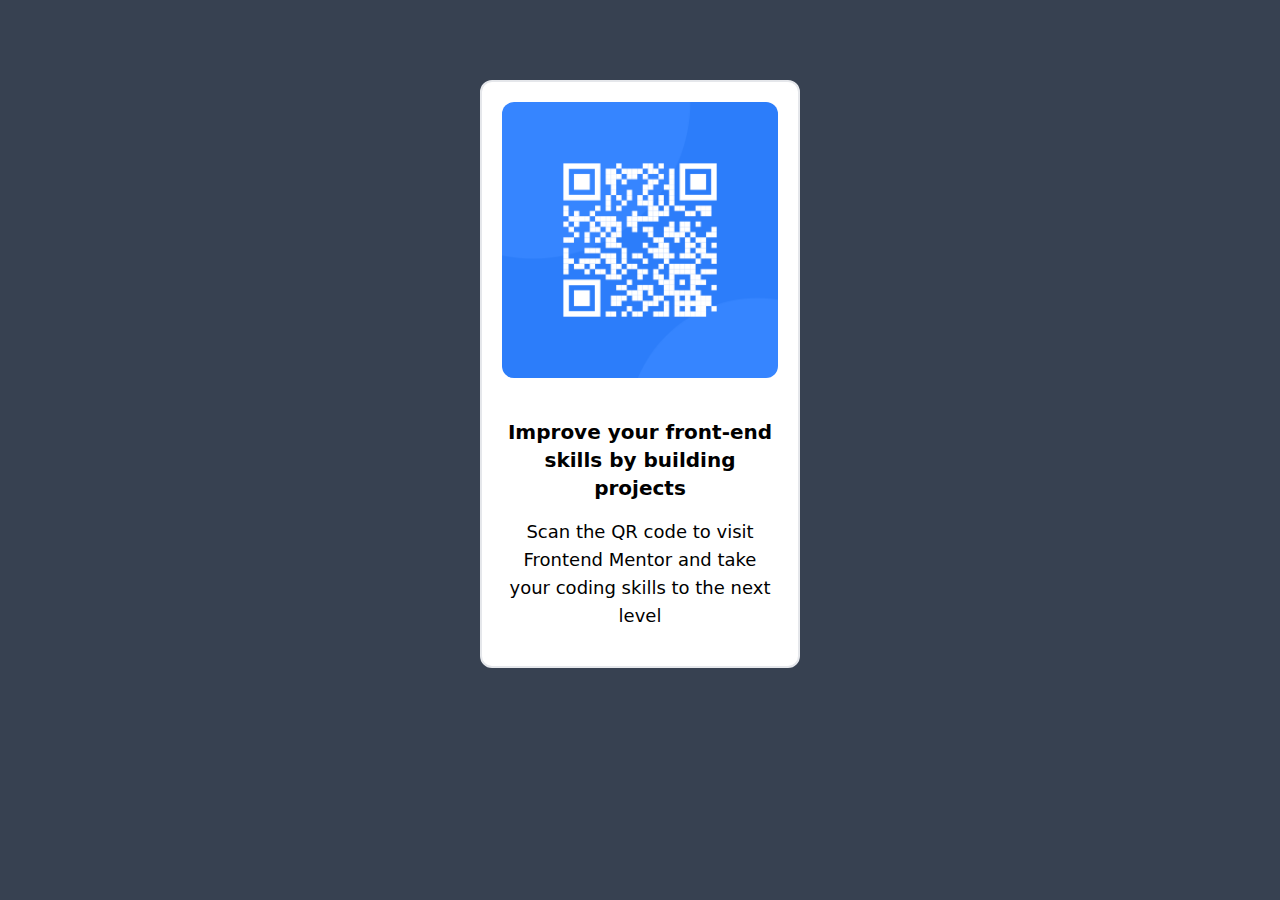
<file: QRCard/index.html>
<!DOCTYPE html>
<html lang="en">
<head>
    <meta charset="UTF-8">
    <meta name="viewport" content="width=device-width, initial-scale=1.0">
    <title>Document</title>
    <link rel="stylesheet" href="./output.css">
</head>
<body class="bg-gray-700">
    <div class="flex flex-col w-80 m-auto mt-20 border-2  items-center bg-white rounded-xl ">
        <div class="w-fit p-5 ">
            <img class="w-fit rounded-xl" src="./images/image-qr-code.png" alt="QR">
        </div>
        <div class="w-fit self-center p-5">
            <h1 class="text-center font-bold text-xl">Improve your front-end skills by building projects</h1>
            <small class="block text-center font-normal justify-center mt-4 mb-4 text-lg">Scan the QR code to visit Frontend Mentor and take your coding skills to the next level
                </small>
        </div>
    </div>
</body>
</html>
</file>
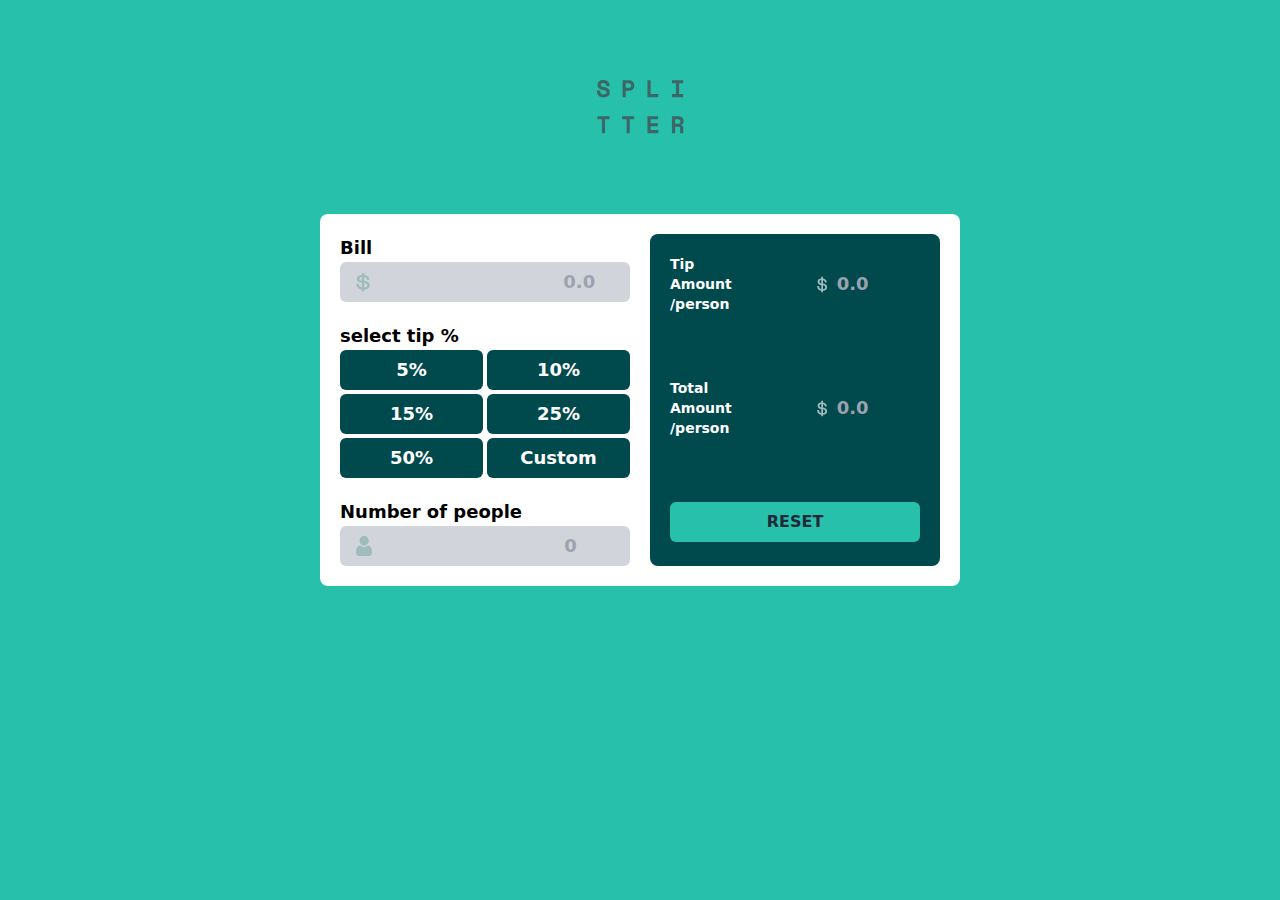
<file: Tip_calculator/index.html>
<!DOCTYPE html>
<html lang="en">

<head>
    <meta charset="UTF-8">
    <meta name="viewport" content="width=device-width, initial-scale=1.0">
    <title>Tip calculator</title>
    <link rel="stylesheet" href="./output.css">
    <link
        href="https://fonts.googleapis.com/css2?family=Roboto:ital,wght@0,100;0,300;0,400;0,500;0,700;0,900;1,100;1,300;1,400;1,500;1,700;1,900&display=swap"
        rel="stylesheet">
</head>

<body class="font-sans bg-[#26C0AB]">
    <section class="w-dvw   bg-[#26C0AB] h-[100%]">
        <div class=" w-full bg-[#26C0AB]  ">
            <h1 class="w-fit mx-auto h-fit self-center m-20"><img class="  items-center" src="./images/logo.svg" alt="">
            </h1>

            <div class="bg-white rounded-lg p-5 grid grid-cols-1 grid-rows-2 gap-5 md:w-4/5 md:grid md:grid-cols-2 md:grid-rows-1 md:items-center md:justify-center mx-auto md:h-fit my-10 lg:w-1/2">
                <div class="form">
                    <div>
                        <label class="font-semibold text-lg" for="bill">Bill</label>
                        <div class=" flex  items-start bg-gray-300 p-4 h-10 rounded-md">
                            <img class=" w-5 h-5 self-center " src="./images/icon-dollar.svg" alt=""></span>

                            <input
                                class="w-[100%] self-center pl-48 bg-gray-300 outline-none text-[#00494D] text-lg font-bold" id="bill"
                                type="text" name="bill" placeholder="0.0">

                        </div>

                    </div>
                    <div class="my-5">
                        <span class="font-semibold text-lg" for="tip-percentage">select tip %</span>
                        <div class="grid grid-cols-2 grid-rows-3 gap-1">
                            <button
                                class="w-full h-10 rounded-md bg-[#00494D] text-lg font-semibold text-white focus:bg-[#26C0AB]" id="btn5">5%</button>
                            <button
                                class="w-full h-10 rounded-md bg-[#00494D] text-lg font-semibold text-white focus:bg-[#26C0AB]" id="btn10">10%</button>
                            <button
                                class="w-full h-10 rounded-md bg-[#00494D] text-lg font-semibold text-white focus:bg-[#26C0AB]" id="btn15">15%</button>
                            <button
                                class="w-full h-10 rounded-md bg-[#00494D] text-lg font-semibold text-white focus:bg-[#26C0AB]" id="btn25">25%</button>
                            <button
                                class="w-full h-10 rounded-md bg-[#00494D] text-lg font-semibold text-white focus:bg-[#26C0AB]" id="btn50">50%</button>
                            <button
                                class="w-full h-10 rounded-md bg-[#00494D] text-lg font-semibold text-white focus:bg-[#26C0AB] relative" id="btncustom">Custom <input id="custom" class="absolute visible w-full h-full top-0 left-0 hidden" type="text"></button>
                        </div>
                    </div>
                    <div>
                        <label class="font-semibold text-lg" for="bill">Number of people</label>
                        <div class=" flex  items-start bg-gray-300 p-4 h-10 rounded-md">
                            <img class=" w-5 h-5 self-center " src="./images/icon-person.svg" alt=""></span>

                            <input id="headCount"
                                class="w-[100%] self-center pl-48 bg-gray-300 outline-none text-[#00494D] text-lg font-bold"
                                type="number" name="bill" placeholder="0">

                        </div>

                    </div>
                </div>
                <div class="bg-[#00494D] p-5 rounded-lg h-fit md:w-full md:h-full">
                    <div class="grid grid-cols-1 grid-rows-2 gap-1">
                        <div class="grid grid-cols-3 grid-rows-1 items-center">
                            <span class="font-semibold text-sm text-white">Tip Amount <br>/person</span>
                            <img class="ml-16" src="./images/icon-dollar.svg" alt=""> <input id="distributeTip"
                                class="outline-none bg-[#00494D] text-white text-lg font-bold " type="number" placeholder="0.0">
                        </div>
                    </div>
                    <div class="grid grid-cols-1 grid-rows-2 gap-1">
                        <div class="grid grid-cols-3 grid-rows-1 items-center">
                            <span class="font-semibold text-sm text-white">Total Amount <br>/person</span>
                            <img class="ml-16" src="./images/icon-dollar.svg" alt=""> <input id="distributeTotal"
                                class="outline-none bg-[#00494D] text-white text-lg font-bold" type="number" placeholder="0.0">
                        </div>
                    </div>
                    <button id="reset" class="w-full bg-[#26C0AB] rounded-md p-2 font-bold text-gray-800">RESET</button>
                </div>
            </div>

        </div>
        </div>
    </section>
    <script src="./tipCal.js"></script>
</body>

</html>
</file>
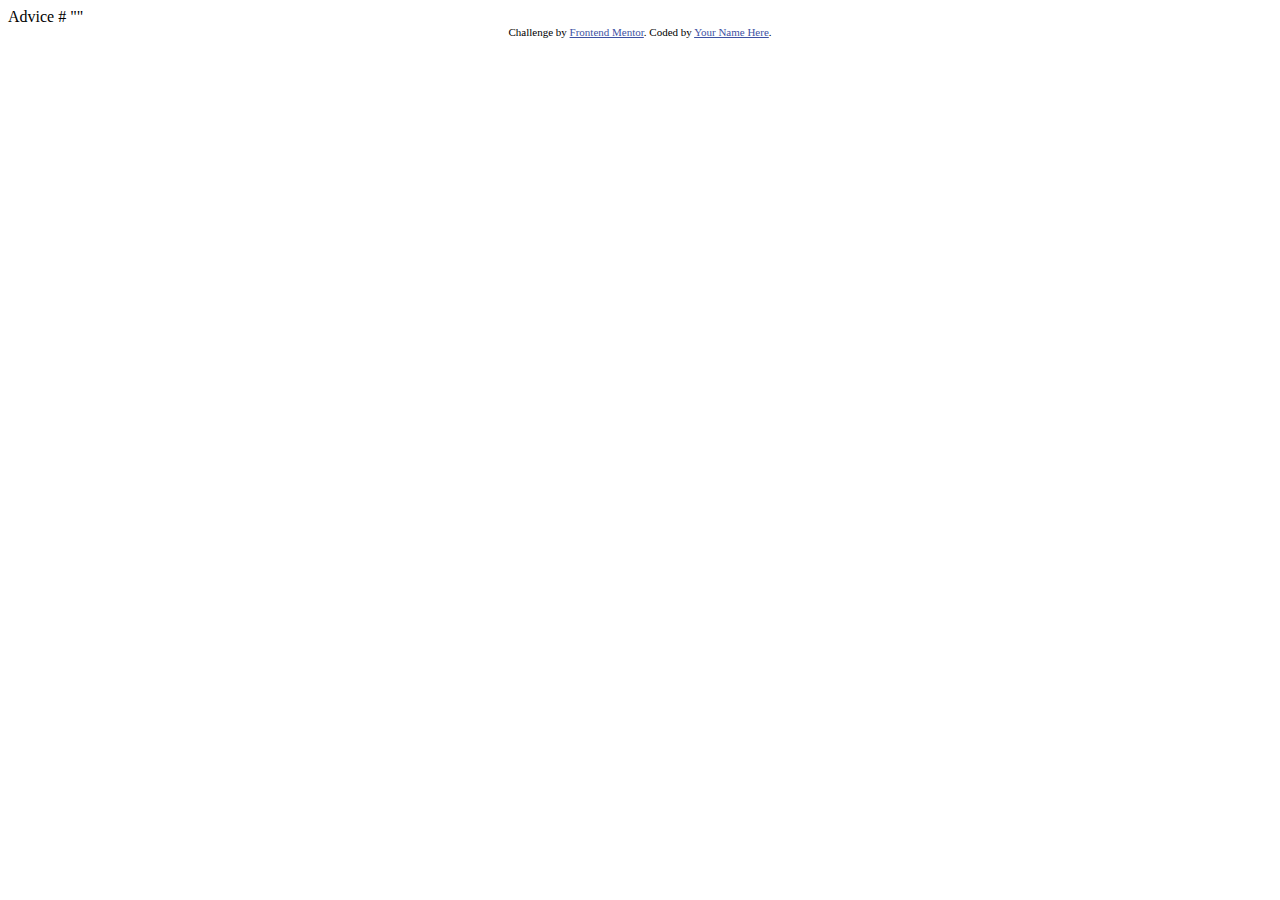
<file: advice-generator-app-main/advice-generator-app-main/index.html>
<!DOCTYPE html>
<html lang="en">
<head>
  <meta charset="UTF-8">
  <meta name="viewport" content="width=device-width, initial-scale=1.0"> <!-- displays site properly based on user's device -->

  <link rel="icon" type="image/png" sizes="32x32" href="./images/favicon-32x32.png">
  
  <title>Frontend Mentor | Advice generator app</title>

  <!-- Feel free to remove these styles or customise in your own stylesheet 👍 -->
  <style>
    .attribution { font-size: 11px; text-align: center; }
    .attribution a { color: hsl(228, 45%, 44%); }
  </style>
</head>
<body>

  Advice #<!-- Advice ID goes here -->

  "<!-- Advice text goes here -->"
  
  <div class="attribution">
    Challenge by <a href="https://www.frontendmentor.io?ref=challenge" target="_blank">Frontend Mentor</a>. 
    Coded by <a href="#">Your Name Here</a>.
  </div>
</body>
</html>
</file>
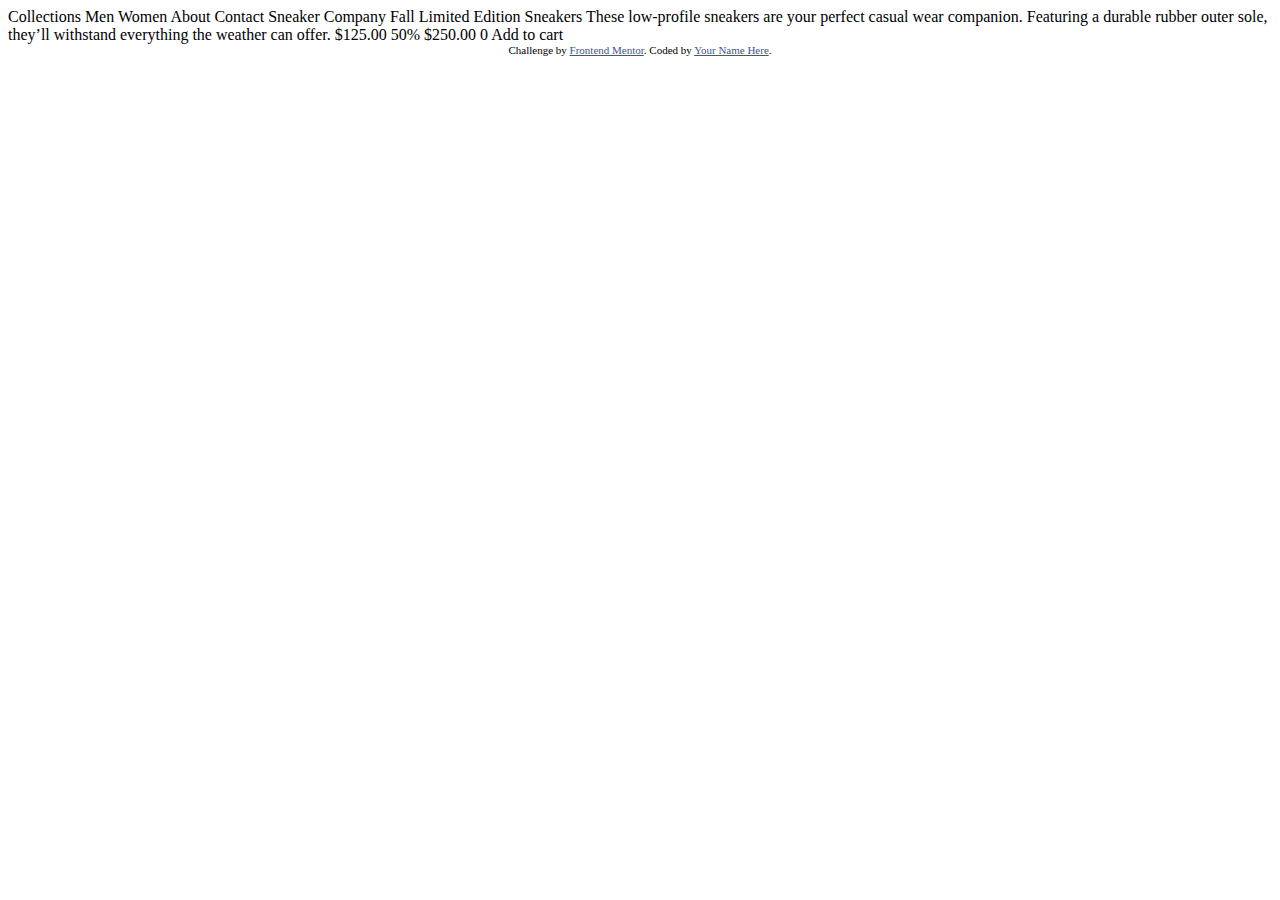
<file: ecommerce-product-page-main/ecommerce-product-page-main/index.html>
<!DOCTYPE html>
<html lang="en">
<head>
  <meta charset="UTF-8">
  <meta name="viewport" content="width=device-width, initial-scale=1.0"> <!-- displays site properly based on user's device -->

  <link rel="icon" type="image/png" sizes="32x32" href="./images/favicon-32x32.png">
  
  <title>Frontend Mentor | E-commerce product page</title>

  <!-- Feel free to remove these styles or customise in your own stylesheet 👍 -->
  <style>
    .attribution { font-size: 11px; text-align: center; }
    .attribution a { color: hsl(228, 45%, 44%); }
  </style>
</head>
<body>

  Collections
  Men
  Women
  About
  Contact

  Sneaker Company

  Fall Limited Edition Sneakers

  These low-profile sneakers are your perfect casual wear companion. Featuring a 
  durable rubber outer sole, they’ll withstand everything the weather can offer.

  $125.00
  50%
  $250.00

  0
  Add to cart
  
  <div class="attribution">
    Challenge by <a href="https://www.frontendmentor.io?ref=challenge" target="_blank">Frontend Mentor</a>. 
    Coded by <a href="#">Your Name Here</a>.
  </div>
</body>
</html>
</file>
<file: css/style.css>
/* ######################################## Variable Declaration############################################## */
:root {
    --primary-accent-color: #FF8C00;
    --background-color: #121212;
    --secondary-background-color: #1E1E1E;
    --text-color: #E0E0E0;
    --secondary-text-color: #A0A0A0;
    --accent-color: #00BCD4;
    --text-area-bg: rgb(179, 137, 92);
    --title-color: black;
    --subtitle: #615c5c;
    --font-family: "Ubuntu", sans-serif;
    --title-weight: 700;
    --text-weight: 400;
    --text-size: 16px;
    --title-size: 35px;
    --bgc: rgb(104, 104, 205);
}

/* ########################################### End Variable Declaration##################################################  */
html{
    scroll-behavior: smooth;
}
body {
    margin: 0;
    padding: 0;
    /* height: 5000px; */
    background-color: var(--background-color);
    color: var(--text-color);
}


/* #################################################### side nav ###################################################################### */

/* The side navigation menu */
.sidenav {
    height: 100%; /* 100% Full-height */
    width: 0; /* 0 width - change this with JavaScript */
    position: fixed; /* Stay in place */
    z-index: 10; /* Stay on top */
    top: 0; /* Stay at the top */
    left: 0;
    background-color: #111; /* Black*/
    overflow-x: hidden; /* Disable horizontal scroll */
    padding-top: 60px; /* Place content 60px from the top */
    transition: 0.5s; /* 0.5 second transition effect to slide in the sidenav */
  }
  
  /* The navigation menu links */
  .sidenav a {
    padding: 8px 8px 8px 32px;
    text-decoration: none;
    font-size: 25px;
    color: #818181;
    display: block;
    transition: 0.3s;
  }
  
  /* When you mouse over the navigation links, change their color */
  .sidenav a:hover {
    color: #f1f1f1;
  }
  
  /* Position and style the close button (top right corner) */
  .sidenav .closebtn {
    position: absolute;
    top: 0;
    right: 25px;
    font-size: 36px;
    margin-left: 50px;
  }
  /*################################################################# End side nav ##############################################################  */
/* ############################################# Begin Designing of navigation bar################################################ */

.header {
    /* display: block; */
    /* position: absolute; */
    width: 100%;
    /* height: 250px; */
    /* border: 2px solid red; */
    margin: -100px 0px;
    background-color: var(--secondary-background-color);
    color: var(--text-color);
    position: fixed;
    z-index: 1;
    opacity: 0.85;
}

.header .navbar {
    display: flex;
    width: 80%;
    /* max-width: 900px; */
    min-width: 500px;
    /* border: 2px solid green; */
    justify-content: center;
    align-items: center;
    margin: 0px auto;
    /* position: sticky; */
    /* background-color: var(--bgc); */
    /* background-color: var(--accent-color); */

 }

.header .navbar .logo {
    display: block;
    padding: auto px;
    width: 10%;
    /* border: 2px solid black; */
}

.header .navbar .logo img {
    width: 100px;
    cursor: pointer;
    filter: invert(1);
}


.header .navbar .navigation {
    width: 80%;
    /* border: 2px solid hotpink; */
    align-items: center;
    justify-content: center;
    /* margin: 0px auto; */

}

.header .navbar .navigation .nav-items {
    display: flex;
    flex-wrap: wrap;
    list-style: none;
    font-size: var(--text-size);
    margin: 0px 15px;
    justify-content: center;
}

.header .navbar .navigation .nav-items li {
    margin: 0px 5px;
}


.header .navbar .navigation .nav-items li a {
    padding: 5px;
    font-family: var(--font-family);
    font-size: var(--text-size);
    text-decoration: none;
    text-align: center;
    color: var(--text-color);
    margin: 0 15px;    /* transform: scale(1); */
    transition: all 1s ease;

}

.header .navbar .navigation .nav-items li a:hover {
    /* transform: scale(1.15); */
    /* font-size: px; */
    color: var(--accent-color);
}


.header .navbar .more {
    display: none;
    width: 10%;
    /* border: 2px solid blue; */


}


.header .navbar .more img {
    display: block;
    width: 30px;
    margin: 0px auto;
    cursor: pointer;


}

@media screen and (max-width : 769px) {

    .header .navbar {
        display: flex;
        width: 80%;
        /* max-width: 900px; */
        min-width: 280px;
        /* border: 2px solid green; */
        justify-content: center;
        align-items: center;
        margin: 0px auto;
        /* position: sticky; */
        /* background-color: var(--bgc); */
        /* background-color: var(--accent-color); */
    }

    .header .navbar .logo {
        display: flex;
        justify-content: flex-start;
        padding: auto px;
        width: 10%;
        /* border: 2px solid black; */
        margin-right: auto;
    }
    
    .header .navbar .more {
        display: flex;
        width: 10%;
        /* border: 2px solid blue; */
        flex-direction: row;
        margin-left: auto;
        justify-content: flex-end;
        align-items: center;
        align-content: center;
    }
    .header .navbar .more img{
        filter: invert(1);
    }
    .header .navbar .navigation {
        display: none;
        width: 80%;
        /* border: 2px solid hotpink; */
        align-items: center;
        justify-content: center;
        /* margin: 0px auto; */
    }
}
/* ################################################### End designing of navigation bar#####################################################33 */

/* ################# hero section######################### */

.hero-container {
    width: 100%;
    /* height: 250px; */

    /* border: 2px solid red; */
    margin: 100px 0px;
}

.hero-container .landing-container {
    display: flex;
    width: 80%;
    justify-content: space-evenly;
    align-items: center;
    margin: 20px auto;   
    /* border: 2px solid red; */
}

.hero-container .landing-container .intro {
    display: flex;
    flex-direction: column;
    width: 50%;
    min-width: 200px;
    max-width: 500px;
    /* align-items: center; */
    justify-content: center;
   

}

.primary-heading{
    font-family: var(--font-family);
    font-weight: var(--title-weight);
    font-size: var(--title-size);
    letter-spacing: 5px;
}

.btn {
    display: flex;
    width: 100%;
    justify-content: flex-start;
    align-items: center;
    margin: 10px 0px

}

.para{
    font-family: var(--font-family);
    font-weight: var(--text-weight);
    font-size: var(--text-size);
    line-height: 25px;
}

.btn .hire-me{
    margin: 0px 20px;
}

.btn .hire-me a{
    font-family: var(--font-family);
    font-weight: var(--text-weight);
    font-size: var(--text-size);
    text-decoration: none;
    text-align: center;
    padding: 5px;
    color:black

}

.btn .View-resume a{
    font-family: var(--font-family);
    font-weight: var(--text-weight);
    font-size: var(--text-size);
    text-decoration: none;
    text-align: center;
    padding: 5px;
    color:black

}

button{
    height: 30px;
    background-color: var(--primary-accent-color);
    border-radius: 5px;
    transform: scale(1);
    transition: all 1s ease;

}
button:hover{
    transform: scale(1.15);
    background-color: var(--accent-color);

}


.hero-container .landing-container .landing-image{
    display: flex;
    width: 50%;
    min-width: 200px;
    max-width: 500px;
    justify-content: center;
    align-items: center;
    filter: invert(0);
}


.hero-container .landing-container .landing-image img{
    width: 100%;
   
}

.landing-container-reverse{
    display: flex;
    flex-direction: row-reverse;
}

/* ####################################################### End Designing of Hero section#############################################3 */

/* ########################################################### Designing of achievements Section ############################################### */

.Achievements{
    width: 100%;
    /* border: 2px solid red; */
    /* background-color: var(--primary-color); */

}

.Achievements .timeline{
   position: relative;
   width: 80%;
   /* border: 2px solid green; */
   margin: 35px auto;
   /* animation: movetimeline 3s ease; */
    /* animation-timeline: scroll(); */

   /*  */
 
}

.timeline::after{
    content: '';
    position: absolute;
    background-color: white;
    width: 6px;
    top: 0;
    bottom: 0;
    left: 49%;
 
    animation: movetimeline 3s ease;
    /* animation-fill-mode: both; */
    animation-direction: normal;
 }

 @keyframes movetimeline {
    0%{
        height: 0%;
    }
    100%{
        height: 100%;
    }
 }

.Achievements .timeline .container{
    position: relative;
    width: 45%;
    max-width: 800px;
    background-color: var(--primary-color);
    /* border: 2px solid black; */
    padding: 10px 20px;
    
    opacity: 1;
    
    /* margin: 0px 10px;  */
}

@keyframes  moveboxes {
    0%{
        transform: translateX(-40px);
        opacity: 0;
    }
    100%{
        transform: translateX(0px);
        opacity: 1;
    }
}



.Achievements .timeline .right::after{
    content: '';
    position: absolute;
    width: 25px;
    height: 25px;
    top: 20px;
    left: -27px;
    border-radius: 50%;
    background-color: var(--accent-color);
    border: 6px solid var(--text-color);
    z-index: 1;
}

@keyframes  moveleft {
    0%{
        transform: translateX(40px);
        opacity: 0;
    }
    100%{
        transform: translateX(-40px);
        opacity: 1;
    }
}


.Achievements .timeline .left::after{
    content: '';
    position: absolute;
    width: 25px;
    height: 25px;
    top: 20px;
    right: -30px;
    border-radius: 50%;
    background-color: var(--accent-color);
    border: 6px solid var(--text-color);
    z-index: 1;
}


.content{
    padding: 0px 10px;
    /* background-color: white; */
    border-radius: 15px;
    background-color: var(--primary-color);

}

.left{
    left: 0%;
    animation: moveboxes 2s ease 0s;
}

.right{
    left: 50%;
    animation: moveleft 2s ease 0s;

}

@keyframes  moveleft {
    0%{
        transform: translateX(40px);
        opacity: 0;
    }
    100%{
        transform: translateX(-40px);
        opacity: 1;
    }
}


@keyframes  moveleft {
    0%{
        transform: translateX(40px);
        opacity: 0;
    }
    100%{
        transform: translateX(0px);
        opacity: 1;
    }
}

@media screen and (max-width : 769px) {
    .Achievements .timeline .left::after {
        content: '';
        position: absolute;
        width: 25px;
        height: 25px;
        top: 20px;
        right: -7px;
        border-radius: 50%;
        background-color: var(--accent-color);
        border: 6px solid var(--text-color);
        z-index: 1;
    }

    .Achievements .timeline .right::after {
        content: '';
        position: absolute;
        width: 25px;
        height: 25px;
        top: 20px;
        left: -21px;
        border-radius: 50%;
        background-color: var(--accent-color);
        border: 6px solid var(--text-color);
        z-index: 1;
    }
}

@media screen and (max-width : 1024px) {
    .Achievements .timeline .left::after {
        content: '';
        position: absolute;
        width: 25px;
        height: 25px;
        top: 20px;
        right: -7px;
        border-radius: 50%;
        background-color: var(--accent-color);
        border: 6px solid var(--text-color);
        z-index: 1;
    }

    .Achievements .timeline .right::after {
        content: '';
        position: absolute;
        width: 25px;
        height: 25px;
        top: 20px;
        left: -22px;
        border-radius: 50%;
        background-color: var(--accent-color);
        border: 6px solid var(--text-color);
        z-index: 1;
    }
}

/* ######################################################################## Designing of projects section ################################################# */

 .projects{
    width: 100%;
    /* border: 2px solid red; */
 }

.image img{
    filter: invert(1);
    border: 10px solid orange;
    width: 50px;
    border-radius: 50%;
 }

 .projects .project-container{
    width: 80%;
    display: flex;
    flex-wrap: wrap;
    justify-content: center;
    align-items: center;
    /* border: 2px solid red; */
    margin: 0px auto;
 }

 .projects .project-container .inner-project-container{
    background-color: transparent;
    width: 300px;
    height: 200px;
    border: 1px solid #f1f1f1;
    perspective: 1000px;
 }

 .projects .project-container .inner-project-container .project-card{
    position: relative;
  width: 100%;
  height: 100%;
  text-align: center;
  transition: transform 0.8s;
  transform-style: preserve-3d;
 }

 .inner-project-container:hover .project-card {
    transform: rotateX(180deg);
  }

  .front, .back {
    display: flex;
    position: absolute;
    justify-content: center;
    align-items: center;
    width: 100%;
    height: 100%;
    -webkit-backface-visibility: hidden;
    backface-visibility: hidden;
  }

  .front {
    background-color: var( --accent-color);
    color: black;
  }

  .front img{
    width: 50px;
    border: 15px solid var(--primary-accent-color);
    border-radius: 50%;
  }
  .back {
    background-color:var( --primary-accent-color);
    color: white;
    transform: rotateX(180deg);
  }

  .back ul{
    display: flex;
    flex-direction: column;
    flex-wrap: wrap;
    align-items: flex-start;
    justify-content: center;
  }
/*  ####################################################################### End Designing of projects section ###################################################3333 */

/* ########################################################### Designing of Contact section ######################################################## */

#contact{
    width: 100%;
    /* border: 2px solid red; */
    margin: 30px 0px;
}


.secondary-heading{
    font-size: 35px;
    text-align: center;
    font-family: var(--font-family);
    color: var(--secondary-color);
    background-color: var(--accent-color);

}

.ternary-headaing{
    font-size: 25px;
    font-family: var(--font-family);

}

#contact .inner-contact{
    display: flex;
    flex-wrap: wrap;
    width: 80%;
    margin: 0px auto;
    justify-content: center;
    align-items: center;
    /* border: 2px solid green; */
}

#contact .inner-contact .form{
    display: flex;
    width: 40%;
    flex-direction: column;
    justify-content: center; 
    /* align-items: center; */
    /* border: 2px solid green; */
     
}

#contact .inner-contact .form .form-container{
    margin: 0px 35px;
}


#contact .inner-contact .form .inputs{
      display: flex;
      flex-direction: column;
      font-family: var(--font-family);
      margin: 10px 0px;


}

#contact .inner-contact .form .inputs input , textarea {
    width: 80%;
    height: 25px;
}

#contact .inner-contact .form .btn{
    display: flex;
    width: 100%;
    align-items: center;
    /* justify-content: center; */
}
#contact .inner-contact .form .btn button{
    width: 80%;
    height: 25px;
}

a{
    text-decoration: none;
    font-size: var(--text-size);
    font-family: var(--font-family);
    color: var(--title-color);
}

#contact .inner-contact .image-illustration{
    display: flex;
    width: 50%;
    justify-content: center;
    align-items: center;
    /* border: 2px solid black; */
    /* margin: 0px auto; */
}

#contact .inner-contact .image-illustration img{
    width: 80%;
}

/* ################################################################# End of contact section ######################################################## */

/* ########################################################### Designing of References section #################################### */

.footer{
    width: 100%;
    /* border: 2px solid red; */
    background-color: var(--accent-color);

}

.footer .inner-footer{
    display: flex;
    flex-wrap: wrap;
    flex-direction: column;
    width: 80%;
    margin: 0px auto;
    /* justify-content: center; */
    align-items: center;
    /* border: 2px solid green; */
}

.footer .inner-footer .non-legal{
    display: flex;
    flex-wrap: wrap;
    width: 100%;
    justify-content: center;
    /* align-items: center; */
    /* background-color: black; */
    margin: 26px 0px;
}

.footer .inner-footer .non-legal .non-legal-footer-item{
    display: flex;
    /* flex-direction: column; */
    width: 33%;
    /* border: 2px solid hotpink; */
    justify-content: center;
    /* align-items: center; */
}

.footer .inner-footer .non-legal .non-legal-footer-item .footer-logo{
    display: flex;
    width: 100%;
    justify-content: center;
    align-items: center;
}

.footer .inner-footer .non-legal .non-legal-footer-item .footer-logo img{
    width: 200px;
    filter: invert(1);

}

.footer .inner-footer .non-legal .non-legal-footer-item .footer-nav{
    display: flex;
    flex-wrap: wrap;
    flex-direction: column;
    align-items: center;
    justify-content: center;
}

.footer .inner-footer .non-legal .non-legal-footer-item .footer-nav .social-media{
    display: flex;
    flex-wrap: wrap;
    width: 80%;
    justify-content: space-between;
    align-items: center;

}

.footer .inner-footer .non-legal .non-legal-footer-item .footer-nav .social-media img{
    filter: invert(1);
    cursor: pointer;
}

.footer .inner-footer .non-legal .non-legal-footer-item .google-location{
    display: flex;
   width: 100%; 
   justify-content: center;
   align-items: center;
}


.footer .inner-footer .non-legal .non-legal-footer-item .google-location iframe{
    width: 80%;
    border-radius: 15px;
    height: 200px;
}

.footer .inner-footer .legal{
    padding: 10px 0px;
}

.footer .inner-footer .legal small{
    color: white;
    font-size: var(--text-size);

}

@media screen and (max-width:768px) {
    .footer .inner-footer .non-legal {
        display: flex;
        flex-wrap: wrap;
        width: 100%;
        /* align-items: center; */
        /* background-color: black; */
        margin: 26px 0px;
        flex-direction: column;
        align-content: center;
        justify-content: center;
    
    
    }
    
    .footer .inner-footer .non-legal .non-legal-footer-item .footer-nav .social-media {
        display: flex;
        flex-wrap: wrap;
        width: 80%;
        justify-content: space-between;
        align-items: center;
        margin: 15px 0px;
    }
    
    .footer .inner-footer .non-legal .non-legal-footer-item {
        display: flex;
        /* flex-direction: column; */
        width: 100%;
        /* border: 2px solid hotpink; */
        justify-content: center;
        /* align-items: center; */
    }
    
    .footer .inner-footer .non-legal .non-legal-footer-item {
        display: flex;
        /* flex-direction: column; */
        width: 100%;
        /* border: 2px solid hotpink; */
        justify-content: center;
        /* align-items: center; */
    }
}
</file>
<file: css/responsive.css>
:root {
    --primary-accent-color: #FF8C00;
    --background-color: #121212;
    --secondary-background-color: #1E1E1E;
    --text-color: #E0E0E0;
    --secondary-text-color: #A0A0A0;
    --accent-color: #00BCD4;
    --text-area-bg: rgb(179, 137, 92);
    --title-color: black;
    --subtitle: #615c5c;
    --font-family: "Ubuntu", sans-serif;
    --title-weight: 700;
    --text-weight: 400;
    --text-size: 16px;
    --title-size: 35px;
    --bgc: rgb(104, 104, 205);
}


.hero-container .landing-container {
    display: flex;
    width: 100%;
    justify-content: space-evenly;
    align-items: center;
    margin: 20px auto;
    /* border: 2px solid red; */
    flex-direction: column-reverse;
    align-content: center;
    flex-wrap: wrap;
}

.hero-container .landing-container .intro {
    display: flex;
    flex-direction: column;
    width: 50%;
    min-width: 200px;
    /* max-width: 500px; */
    /* align-items: center; */
    justify-content: center;
    align-content: center;
    flex-wrap: wrap;
}

.hero-container .landing-container .intro {
    display: flex;
    flex-direction: column;
    width: 50%;
    min-width: 200px;
    max-width: 500px;
    align-items: center;
    justify-content: center;
    align-content: center;
    flex-wrap: wrap;
}

.btn {
    display: flex;
    width: 100%;
    justify-content: center;
    align-items: center;
    margin: 10px auto;
    flex-wrap: nowrap;
    align-content: center;
    flex-direction: row;
}

button {
    height: 45px;
    /* width: 156px; */
    background-color: var(--primary-accent-color);
    border-radius: 5px;
    transform: scale(1);
    transition: all 1s ease;
}

.timeline::after {
    content: '';
    position: absolute;
    background-color: white;
    width: 6px;
    top: 0;
    bottom: 0;
    left: 0%;
    animation: movetimeline 3s ease;
    animation-direction: normal;
    /* animation-timeline: scroll(); */
}

.Achievements .timeline .container {
    position: relative;
    width: 100%;
    background-color: var(--primary-color);
    /* border: 2px solid black; */
    padding: 10px 20px;
    opacity: 1;
    /* margin: 0px 10px; */
}

 
.Achievements .timeline .left::after {
    content: '';
    position: absolute;
    width: 25px;
    height: 25px;
    top: 20px;
    left: -15px;
    border-radius: 50%;
    background-color: var(--accent-color);
    border: 6px solid var(--text-color);
    z-index: 1;
}

.Achievements .timeline .right::after {
    content: '';
    position: absolute;
    width: 25px;
    height: 25px;
    top: 20px;
    left: -15px;
    border-radius: 50%;
    background-color: var(--accent-color);
    border: 6px solid var(--text-color);
    z-index: 1;
}

.right {
    left: 0%;
    animation: moveleft 2s ease 0s;
}
#contact .inner-contact {
    display: flex;
    flex-wrap: wrap;
    width: 80%;
    margin: 0px auto;
    justify-content: center;
    align-items: center;
    /* border: 2px solid green; */
    flex-direction: column-reverse;
}

#contact .inner-contact .form {
    display: flex;
    width: 100%;
    flex-direction: row;
    justify-content: center;
    /* align-items: center; */
    /* border: 2px solid green; */
    flex-wrap: wrap;
}

#contact .inner-contact .form .form-container {
    margin: 0px auto;
}

#contact .inner-contact .form .btn {
    margin: 0px -15px;
    align-items: center;
    /* justify-content: center; */
    flex-direction: row;
    align-content: center;
    flex-wrap: wrap;
}

#contact .inner-contact .form .btn button {
    width: 35%;
    height: 25px;
}

.header .navbar {
    display: flex;
    width: 80%;
    /* max-width: 900px; */
    min-width: 280px;
    /* border: 2px solid green; */
    justify-content: center;
    align-items: center;
    margin: 0px auto;
    /* position: sticky; */
    /* background-color: var(--bgc); */
    /* background-color: var(--accent-color); */
}

.header .navbar .logo {
    display: flex;
    justify-content: flex-start;
    padding: auto px;
    width: 10%;
    /* border: 2px solid black; */
    margin-right: auto;
}

.header .navbar .more {
    display: flex;
    width: 10%;
    /* border: 2px solid blue; */
    flex-direction: row;
    margin-left: auto;
    justify-content: flex-end;
    align-items: center;
    align-content: center;
}
.header .navbar .more img{
    filter: invert(1);
}
.header .navbar .navigation {
    display: none;
    width: 80%;
    /* border: 2px solid hotpink; */
    align-items: center;
    justify-content: center;
    /* margin: 0px auto; */
}

.footer .inner-footer .non-legal {
    display: flex;
    flex-wrap: wrap;
    width: 100%;
    /* align-items: center; */
    /* background-color: black; */
    margin: 26px 0px;
    flex-direction: column;
    align-content: center;
    justify-content: center;


}

.footer .inner-footer .non-legal .non-legal-footer-item .footer-nav .social-media {
    display: flex;
    flex-wrap: wrap;
    width: 80%;
    justify-content: space-between;
    align-items: center;
    margin: 15px 0px;
}

.footer .inner-footer .non-legal .non-legal-footer-item {
    display: flex;
    /* flex-direction: column; */
    width: 100%;
    /* border: 2px solid hotpink; */
    justify-content: center;
    /* align-items: center; */
}

.footer .inner-footer .non-legal .non-legal-footer-item {
    display: flex;
    /* flex-direction: column; */
    width: 100%;
    /* border: 2px solid hotpink; */
    justify-content: center;
    /* align-items: center; */
}
</file>
<file: clone/css/style.css>
body {
    margin: 0;
    padding: 0;
    /* height: 5000px; */
}

.start {
    width: 100%;
    height: 80px;
    /* border: 2px solid red; */
}

#header {
    width: 100%;
    /* height: 250px; */
    /* border: 2px solid red; */
    /* padding: 0px 10px; */
  
    height: 80px;

    position: fixed;
    background-color: 
    #fff;
    z-index: 1; 
}

#header .container {
    display: flex;
    flex-wrap: wrap;
    width: 90%;
    margin: 0 auto;
    align-items: center;
 
    /* position: fixed; */
}

#header .container .nav-logo {
    display: flex;
    justify-content: space-between;
    align-items: center;
    filter: invert(0);
    cursor: pointer;


}

#header .container .nav-logo .logo-text :hover {
    filter: invert(0.5);


}



#header .container .logo img {
    width: 60px;
    height: 56px;
}

#header .container .logo-text {
    font-size: 25px;
}


.navbar {
    display: flex;
    justify-content: center;
    align-items: center;
    margin: 0px auto;
}

.navbar .nav-items {
    display: flex;
    justify-content: space-around;
    align-items: center;
    list-style: none;

}

.navbar .nav-items li {
    margin: 0px 35px;


}



a {
    text-decoration: none;
    padding: 5px;
    font-size: 20px;
    color: grey;
    transform: scale(1);
    transition: color text;
    transition-duration: 1s;


}

a:hover {
    transform: scale(10);
    color: black;
    font-size: 23px;


}

.container .btn {
    display: flex;
    justify-content: center;
    align-items: center;
    font-size: 20px;
    text-decoration: none;
    width: 10%;
    margin: 0px 30px;
}


button {
    border-radius: 19px;
    height: 35px;
    background-color: #04ddb2;
    border: none;
    transform: scale(1);
    transition-duration: 1s;
    /* transform: ; */


}

button:hover {
    transform: scale(1.15);


}

.container .btn a {

    text-decoration: none;
    font-size: 20px;
    text-align: center;
    padding: 15px;
    color: white;
}


/* main content */

.main-container {
    /* border: 2px solid red; */
    margin-top: 20px;
    width: 100%;
    display: flex;
    justify-content: center;
    align-items: center;

}

.inner-main {
    display: flex;
    width: 80%;
    justify-content: center;
    align-items: center;
    flex-direction: column;

}

.inner-main .inner-content {
    display: flex;
    width: 100%;
    flex-direction: column;
    justify-content: center;
    align-items: center;
}

h1 {
    text-align: center;
    font-size: 50px;
}

.inner-main .inner-content .heading .fword {
    color: #333;
}

.inner-main .inner-content .heading .sword {
    color: #04ddb2;
}

.inner-main .inner-content .info {
    font-size: 30px;
    margin-top: -10px;
    padding: 0px 300px;

}

.inner-main .inner-content .info p {
  
     margin-top: -23px;
     text-align: center;
 
}

.inner-main .video  {
    display: flex;

  margin: 0px auto;
 width: 80%;
 /* height: 100%; */
 padding: 0px;
 background-color: #767676;
 padding: auto;
 align-items: center;
 justify-content: center;
 border-radius: 60px;
transform: scale(1);
transition-duration:1s;
margin: 50px auto;
  }

.inner-main .video:hover{
       transform: scale(1.05);
       box-shadow: 15px 15px 15px #767676;
  }

.inner-main .video img {
    height: 80%;
    width: 80%;
    align-self: center;
    margin: auto 0px;
    border-radius: 60px;

}

.end{
    display: flex;
    width: 60%;
    flex-direction: column;
    flex-wrap: wrap;
    margin: 50px auto;
    justify-content: center;
    align-items: center;

}



.end .btn2 button {
    border-radius: 19px;
    height: 35px;
    background-color: #04ddb2;
    border: none;
    transform: scale(1);
    transition-duration: 1s;
    /* transform: ; */


}

.end .btn2 button:hover {
    transform: scale(1.15);


}

.end .btn2 a {

    text-decoration: none;
    font-size: 20px;
    text-align: center;
    padding: 15px;
    color: white;
}


/* footer */


.main-footer{
    width: 100%;
    height: 350px;
    /* border: 2px solid red; */
}

.main-footer .footer{
    display: flex;
    flex-wrap: wrap;
    width: 90%;
    height: 100%;
    margin: 0px auto;
     

}

.main-footer .footer .footer-item{
    display: flex;
    flex-direction: column;
    flex-wrap: wrap;
    width: 20%;
    height: 100%;
    /* border: 2px solid black; */
    margin-right: auto;
}

.main-footer .footer .footer-item .f-logo{
   display: flex;
   flex-wrap: wrap;
   margin-right: 90px;
   justify-content: center;
   align-items: center;
   
}

 

.main-footer .footer .footer-item .list{
    list-style: none;
    display: block;
   align-items: center;
   margin: -5px 0px;
   padding-left: 0px;
  

}



.main-footer .footer .footer-item .list a {
    text-decoration: none;
   
}

/* .main-footer .footer .footer-item .list a:hover{
    transform: scale(1.15);
 
 } */

.main-footer .footer .footer-item .list li{
    margin-right: auto;
}

 

.main-footer .footer .footer-item #social-list{
    display: flex;
    flex-wrap: wrap;
    justify-content: space-around;
   align-items: center;
    list-style: none;
   
}


.main-footer .footer .footer-item #social-list li{
   background-color: #04ddb2;
   margin: auto;
   border-radius: 30px;
   justify-content: space-around;

}

.main-footer .footer .footer-item .list li{
  padding: 10px 0px;
 
 }

.main-footer .footer .footer-item #social-list li img{
   height: 60px;
   width: 60px;
}


.legal{
    list-style: none;
    display: flex;
    flex-wrap: wrap;
    flex-direction: column;
    margin: 0px 0px;
}

.legal li{
    padding: 10px 0px;
    transform: scale(1);
    transition: text;
    transition-duration: 2s;
    transition-timing-function: ease-in-out;
    cursor: pointer;

}

/* .legal li:hover{
    transform: scale(1.15);
    font-size: 20px;

} */
img{
    width: 60px;
}

.list .li a{
    transform: scale(1);
    transition: text;
    transition-duration: 2s;
    transition-timing-function: ease;
}

.list .li a:hover{
    transform: scale(1.15);
    
}
</file>
<file: clone/css/responsive.css>
.start {
    width: 100%;
    height: 80px;
    /* border: 2px solid red; */
}

#header {
    width: 100%;
    height: 278px;
    /* border: 2px solid red; */
    /* padding: 0px 10px; */
    height: 350px;
    position: fixed;
    background-color: #fff;
    filter: drop-shadow(2px 4px 6px black);
    z-index: 1;
}

#header .container {
    display: flex;
    flex-wrap: wrap;
    width: 90%;
    margin: 0 auto;
    align-items: center;
    /* position: fixed; */
    flex-direction: column;
}

#header .container .nav-logo {
    display: flex;
    justify-content: space-between;
    align-items: center;
    filter: invert(0);
    cursor: pointer;
}

#header .container .logo-text {
    font-size: 25px;
}

#header .container .logo img {
    width: 60px;
    height: 56px;
}

.navbar {
    display: flex;
    justify-content: center;
    align-items: center;
    margin: 0px auto;
}

.navbar .nav-items {
    display: flex;
    justify-content: space-around;
    align-items: center;
    list-style: none;
    flex-direction: column;
    padding-left: 0px;
}

.navbar .nav-items li {
    margin: 6px 35px;
}

a {
    text-decoration: none;
    padding: 5px;
    font-size: 20px;
    color: grey;
    transform: scale(1);
    transition: color text;
    transition-duration: 1s;
}


a:hover {
    transform: scale(10);
    color: black;
    font-size: 23px;


}

.container .btn {
    display: flex;
    justify-content: center;
    align-items: center;
    font-size: 20px;
    text-decoration: none;
    width: 10%;
    margin: 15px 30px;
}

button:hover {
    transform: scale(1.15);


}


.main-container {
    /* border: 2px solid red; */
    margin-top: 275px;
    width: 107%;
    display: flex;
    justify-content: center;
    align-items: center;
}

.inner-main {
    display: flex;
    width: 80%;
    justify-content: center;
    align-items: center;
    flex-direction: column;
}

.inner-main .inner-content {
    display: flex;
    width: 100%;
    flex-direction: column;
    justify-content: center;
    align-items: center;
}

h1 {
    text-align: center;
    font-size: 40px;
}

.inner-main .inner-content .info {
    font-size: 20px;
    margin-top: -10px;
    padding: 0px 100px;
}

.inner-main .inner-content .info p {
    margin-top: -23px;
    text-align: center;
}

.inner-main .video {
    display: flex;
    margin: 0px auto;
    width: 80%;
    /* height: 100%; */
    padding: 0px;
    background-color: #767676;
    padding: auto;
    align-items: center;
    justify-content: center;
    border-radius: 36px;
    transform: scale(1);
    transition-duration: 1s;
    margin: 50px auto;
}


.legal {
    list-style: none;
    display: flex;
    flex-wrap: wrap;
    flex-direction: column;
    margin: 0px 0px;
    padding: 0px;
}
</file>
<file: clone/css/footerresp.css>
.main-footer {
    width: 100%;
    height: 1046px;
    /* border: 2px solid red; */
}

.main-footer .footer {
    display: flex;
    width: 90%;
    height: 100%;
    margin: 0px auto;
    flex-wrap: nowrap;
    flex-direction: column;
}

.main-footer .footer .footer-item {
    display: flex;
    width: 20%;
    height: 100%;
    /* border: 2px solid black; */
    /* margin-right: auto; */
    flex-direction: column;
    flex-wrap: wrap;
    margin: 0px auto;
}

.main-footer .footer .footer-item .f-logo {
    display: flex;
    flex-wrap: nowrap;
    margin-right: 90px;
    justify-content: center;
    align-items: center;
    flex-direction: row;
}

.legal {
    list-style: none;
    display: flex;
    flex-wrap: wrap;
    flex-direction: column;
    margin: 0px 0px;
    padding: 0px;
}

.main-footer .footer .footer-item .list {
    list-style: none;
    display: block;
    align-items: center;
    margin: -5px 0px;
    padding-left: 0px;
}

.main-footer .footer .footer-item #social-list {
    display: flex;
    flex-wrap: wrap;
    justify-content: space-around;
    align-items: center;
    list-style: none;
    flex-direction: row;
    margin: 0px auto;
    padding-right: -12px;
    padding: 0px;
}
</file>
<file: ECwid homepage clone/css/style.css>
body {
    margin: 0;
    padding: 0;
}

.header {
    /* display: flex; */
    width: 100%;
    /* border: 2px solid red; */


}

.header .inner-header {
    display: flex;
    width: 90%;
    /* border: 2px solid green; */
    justify-content: center;
    align-items: center;
    margin: 0px auto;
}

.header .inner-header .left-header {
    display: flex;
    width: 50%;
    /* border: 2px solid yellow; */
    justify-content: center;
    align-items: center;
}

.header .inner-header .left-header .logo {
    width: 20%;
    /* border: 2px solid blue; */
    margin-right: auto;
    cursor: pointer;
}


.header .inner-header .left-header .logo img {
    width: 125px;

}

.header .inner-header .left-header .left-nav {
    display: flex;
    width: 80%;
    list-style: none;
    align-items: center;
    font-size: 20px;


}

.header .inner-header .left-header .left-nav a {
    text-decoration: none;
    padding: 0px 15px;
    color: grey;
    transform: scale(1);
    transition:text color ;
    transition-duration: 1s;


}



.header .inner-header .right-header {
    display: flex;
    width: 50%;
    /* border: 2px solid black; */
    justify-content: center;
    align-items: center;
}


.header .inner-header .right-header .right-nav {
    display: flex;
    width: 80%;
    list-style: none;
    align-items: center;
    font-size: 20px;
    margin-left: 150px;
}

.header .inner-header .right-header .right-nav a {
    text-decoration: none;
    padding: 0px 15px;
    color: grey;
    transform: scale(1);
    transition:text color ;
    transition-duration: 1s;

}

.header .inner-header .right-header .btn  {
    margin-right:10px ;
     
}

.header .inner-header .right-header .btn button {
    width: 175px;
    height: 30px;
    background-color: black;
    transform: scale(1);
    transition-duration: 1s;
     
}

.header .inner-header .right-header .btn button:hover {
    transform: scale(1.15);
     
}

 

.header .inner-header .right-header .btn button a {
     text-decoration: none;
     font-size: 18px;
     color: white;
    

}

.header .inner-header .left-header .left-nav a:hover,
.header .inner-header .right-header .right-nav a:hover {
    transform: scale(1.15);
    font-size: 23px;
    color: black;
}

/* hero region */

.hero-container{
    width: 100%;
    /* border: 2px solid red; */
}

.hero-container .inner-hero{
    display: flex;
    flex-direction: column;
    width: 80%;
    /* border: 2px solid green; */
    justify-content: center;
    align-items: center;
    margin: 0px auto;
     
}

.hero-container .inner-hero .hero-items1{
    display: flex;
    flex-direction: column;
    max-width: 80%;
    /* border: 2px solid hotpink; */
    justify-content: center;
    align-items: center;
}

.hero-container .inner-hero .hero-items1 .primary-heading{
    font-size: 50px;
    max-width: 60%;
}

.hero-container .inner-hero .hero-items1 .para{
    font-size: 15px;
    max-width: 49%;
    margin-top: -40px;
}

.hero-container .inner-hero .hero-items1 .btn2  {
    margin-bottom: 15px;
}

.hero-container .inner-hero .hero-items1 .btn2 button{
    background-color: green;
    width: 250px;
    height: 50px;
    border-radius: 18px;
    transform: scale(1);
    transform: all;
    transition-duration: 1s;
    transition-timing-function: ease;
}

.hero-container .inner-hero .hero-items1 .btn2 button:hover{
     transform: scale(1.15);
}

.hero-container .inner-hero .hero-items1 .btn2 button a{
   text-decoration: none;
   font-size: 25px;
   color: white;

}

.hero-container .inner-hero .hero-items2 {
     display: flex;
     max-width: 80%;
     /* border: 2px solid purple; */
     justify-content: center;
     align-items: center;
     align-content: center;
 }


 .hero-container .inner-hero .hero-items2 img {
    width: 50%;
    justify-self: center;
}

.hero-container .inner-hero .hero-items3 {
   display: flex;
   flex-direction: row;
   width: 80%;
   align-items: center;
   justify-content: space-between;

   /* border: 2px solid black; */
}

.hero-container .inner-hero .hero-items3 .tool {
    display: flex;
    flex-direction: column;
    max-width: 20%;
    /* border: 2px solid greenyellow; */
    justify-content: center;
    align-items: center;
}

.hero-container .inner-hero .hero-items3 .ternary-heading {
    font-size: 20px;
 }

 .hero-container .inner-hero .hero-items3 .para {
   margin-top: -20px;
 }

/* hard part */

.illustrations{
    display: block;
    width: 100%;
    /* border: 2px solid red; */
    /* background-color: orange; */
}

.illustrations .inner-illustration{
    display: flex;
    width: 80%;
    flex-direction: column;
    justify-content: center;
    align-items: center;
    margin: 0px auto;
    /* border: 2px solid green; */
    /* background-color: orange; */

}

.illustrations .inner-illustration .info-container{
      display: flex;
      width: 80%;
      /* border: 2px solid black; */
      justify-content: center;
      align-items: center;

}

.illustrations .inner-illustration .info-container .info{
    display: flex;
    width: 50%;
    flex-direction: column;
    /* border: 2px solid yellow; */
    align-items: center;
}

.illustrations .inner-illustration .info-container .info .content{
    display: flex;
    flex-direction: column;
    /* align-items: center; */
    justify-content: center;
}

.illustrations .inner-illustration .info-container .info .content h2{
    font-size: 35px;
}

.illustrations .inner-illustration .info-container .info .content p{
    font-size: 18px;
    margin-top: -20px;
}


.illustrations .inner-illustration .info-container .info .content .btn{
    width: 50%;
    height: 35px;
    border-radius: 18px;
    background-color: #6C63FF;
}

.illustrations .inner-illustration .info-container .btn a{
    font-size: 18px;
    text-decoration: none;
    color: black;
}

.illustrations .inner-illustration .info-container .info .resource{
    display: flex;
    width:100% ;
    /* border: 2px solid violet; */
    justify-content: space-between;
}

.illustrations .inner-illustration .info-container .info .resource .meta{
    width: 40%;

}

.illustrations .inner-illustration .info-container .info .resource .meta h4{
   font-size: 20px;

}

.illustrations .inner-illustration .info-container .info .resource .meta p{
    font-size: 15px;
 
 }
.illustrations .inner-illustration .info-container .image-illustration{
    width: 50%;
}


.illustrations .inner-illustration .info-container .image-illustration img{
    width: 100%;
    height: 100%;
    margin-left: 60px;
    position: relative;
    /* top: 60px; */
}


.illustrations .inner-illustration .review-container{
    display: flex;
    width: 80%;
    flex-direction: column;
    padding: 45px;
    /* border: 2px solid pink; */
    background-color: #6C63FF;
    border-radius: 70px;

}
.illustrations .inner-illustration .review-container .profile{
    display: flex;
    
    width:80% ;
}

.illustrations .inner-illustration .review-container .profile .profile-meta{
    display: flex;
    width: 20%;
    /* border: 2px solid brown; */
}
.illustrations .inner-illustration .review-container .profile .profile-meta .profile-image{
    width: 50%;
    align-self: center;
    justify-self: center;
}

.illustrations .inner-illustration .review-container .profile .profile-meta .name{
    width: 50%;
    align-self: center;
    justify-self: center;
    font-size: 20px;
    margin: auto;
}

.illustrations .inner-illustration .review-container .profile .ratings{
    margin-left: auto;
}

.illustrations .inner-illustration .review-container .profile .profile-meta img{
    width: 60px;
    height: 60px;
}

.illustrations .inner-illustration .reverse{
    display: flex;
    flex-direction: row-reverse;
    width: 80%;
    /* border: 2px solid black; */
    justify-content: center;
    align-items: center;

}

.illustrations .inner-illustration .reverse .image-illustration img{
    width: 100%;
    height: 100%;
    margin-left: 0px;
    position: relative;
    /* top: 60px; */
}


/* second last part */

.services{
    width: 100%;
    /* border: 2px solid red; */
}

.services .inner-services{
    display: flex;
    flex-direction: column;
    width: 90%;
    justify-content: center;
    align-items: center;
    margin: 0px auto;
    /* border: 2px solid green; */
}

.services .inner-services .sells{
    display: flex;
    width: 80%;
    border: 3px solid black;
    align-items: center;
    /* justify-content: o; */
    padding: 45px;
    border-radius: 60px;
    margin: 15px 0px;


}

.services .inner-services .sells .inner-sells{
    display: flex;
    flex-direction: column;
    max-width: 30%;
    border-radius: 80px;

}

.services .inner-services .sells .inner-sells h2{
     font-size: 35px;
}

.services .inner-services .sells .inner-sells p{
    margin-top: -15px;
    color: gray;
}

.services .inner-services .sells .options{
    display: flex;
    max-width: 30%;
    margin-left: auto;
    margin-bottom: auto;
    align-items: center;
    justify-content: center;
}

.services .inner-services .sells .options .inner-options{
    display: flex;
    flex-direction: column;
}

.services .inner-services .sells .options h1{
    font-size: 100px;
    font-weight: bold;
}

.services .inner-services .sells .options small{
    margin-top: -75px;
    text-align: center;
}


.services .inner-services .service{
    display: flex;
    width: 80%;
    /* border: 3px solid black; */
    padding: 45px;
    align-items: center;
    justify-content: center;
    /* border-radius: 80px; */

}

.services .inner-services .service .service-items{
    display: flex;
    flex-direction: column;
    max-width: 30%;
    /* align-items: center; */
    /* justify-content: center; */
    margin: 0px 100px;
    border: 3px solid yellow;
    border-radius: 10px;

}

.services .inner-services .service .service-items img{
    width: 50px;
    background-color: yellow;
    border-radius: 15px;
    padding: 10px;
}
 
.services .inner-services .service .service-items small{
    margin-top: -15px;
}

.services .inner-services .service .service-items .btn{
    margin-top: 80px;
    max-width: 90%;
    height: 25px;
    border-radius: 10px;
    background-color: yellow;
}

.services .inner-services .service .service-items .btn a{
    text-decoration: none;
    font-size: 20px;
    color: black;
}

.services .inner-services .cta{
    display: flex;
    width: 80%;
    border: 3px solid black;
    padding: 45px;
    align-items: center;
    justify-content: center;
    border-radius: 60px;
}

.services .inner-services .cta h1{
    font-size: 35px;
    max-width: 50%;
}

.services .inner-services .cta .btn{
    margin-left: auto;
    width: 250px;
    height: 50px;
    border-radius: 25px;
    background-color: yellow;
}

.services .inner-services .cta .btn a{
  text-decoration: none;
  font-size: 20px;
}


/* footer */

.footer{
    width: 100%;
    /* border: 2px solid red; */
    background-color: black;
    margin-top: 10px;
}

.footer .inner-footer{
    display: flex;
    flex-direction: column;
    width: 80%;
    /* border: 2px solid green; */
    justify-content: center;
    align-items: center;
    margin: 0px auto;
}
.footer .inner-footer .non-legal{
    display: flex;
    width: 80%;
    border: 2px solid black;
    margin: 30px 0px;
}

.footer .inner-footer .non-legal .logo img {
    width: 200px;
    filter: invert(1);
}

.footer .inner-footer .non-legal .btn {
    margin-left: auto;
    background-color: orange;
    border-radius: 15px;
}

.footer .inner-footer .non-legal .btn a{
    text-decoration: none;
    font-size: 20px;
    color: white;
}

.footer .inner-footer .non-legal .nav {
    display: flex;
    justify-content: center;
    align-items: center;
    margin-left: auto;
    color: white;
}

.footer .inner-footer .non-legal .nav li {
    padding: 0px 18px;
    font-size: 20px;
    list-style: none;
}


.footer .inner-footer .legal{
    font-size: 20px;
    color: white;
}
</file>
<file: ECwid homepage clone/css/responsive.css>
.header {
    /* display: flex; */
    width: 205%;
    /* border: 2px solid red; */
}
.header .inner-header {
    display: flex;
    width: 90%;
    /* border: 2px solid green; */
    justify-content: center;
    align-items: center;
    margin: 0px auto;
    flex-direction: column;
    flex-wrap: wrap;
    align-content: center;
}

 
.header .inner-header .left-header {
    display: flex;
    width: 50%;
    /* border: 2px solid yellow; */
    justify-content: center;
    align-items: center;
}

.header .inner-header .left-header .logo {
    width: 20%;
    /* border: 2px solid blue; */
    /* margin-right: auto; */
    cursor: pointer;
    margin-right: 30px;
}

.header .inner-header .right-header {
    display: flex;
    width: 50%;
    /* border: 2px solid black; */
    justify-content: center;
    align-items: center;
    flex-direction: column;
    flex-wrap: wrap;
    align-content: center;
}

.header .inner-header .right-header .right-nav {
    display: flex;
    width: 80%;
    list-style: none;
    align-items: center;
    font-size: 20px;
    margin-left: 0px;
}

.hero-container {
    width: 205%;
    /* border: 2px solid red; */
}

.hero-container .inner-hero .hero-items1 .primary-heading {
    font-size: 50px;
    max-width: 60%;
    text-align: center;
}

.hero-container .inner-hero .hero-items1 .para {
    font-size: 18px;
    max-width: 50%;
    margin-top: -40px;
    text-align: center;
}

.hero-container .inner-hero .hero-items1 .btn2 button {
    background-color: green;
    width: 90%;
    height: 60px;
    border-radius: 18px;
    transform: scale(1);
    transform: all;
    transition-duration: 1s;
    transition-timing-function: ease;
}

.hero-container .inner-hero .hero-items3 {
    display: flex;
    flex-direction: column;
    width: 80%;
    align-items: center;
    justify-content: center;
    /* border: 2px solid black; */
    flex-wrap: wrap;
    align-content: center;
}
.hero-container .inner-hero .hero-items3 .info{
    margin-top: -20px;
    text-align: center;
}


.footer {
    width: 205%;
    height: 300px;
    /* border: 2px solid red; */
    background-color: black;
    margin-top: 10px;
}

.footer .inner-footer {
    display: flex;
    flex-direction: column;
    width: 80%;
    /* border: 2px solid green; */
    justify-content: center;
    align-items: center;
    margin: 0px auto;
}

.footer .inner-footer .non-legal {
    display: flex;
    width: 80%;
    border: 2px solid black;
    margin: 30px 0px;
    flex-direction: column;
    flex-wrap: wrap;
    align-content: center;
    justify-content: center;
}

.footer .inner-footer .non-legal .nav {
    display: flex;
    justify-content: center;
    align-items: center;
    /* margin-left: auto; */
    color: white;
    margin-left: -40px;
}

.footer .inner-footer .non-legal .btn {
    background-color: orange;
    border-radius: 15px;
    margin-left: 0px;
}

.services {
    width: 205%;
    /* border: 2px solid red; */
}

.services .inner-services .sells {
    display: flex;
    width: 80%;
    border: 3px solid black;
    align-items: center;
    padding: 45px;
    border-radius: 60px;
    margin: 15px 0px;
    flex-direction: column;
    flex-wrap: wrap;
    align-content: center;
    justify-content: center;
}

.services .inner-services .sells .inner-sells {
    display: flex;
    flex-direction: column;
    max-width: 30%;
    border-radius: 80px;
    text-align: center;
}

.services .inner-services .sells .options {
    display: flex;
    max-width: 30%;
    margin-left: 0px;
    margin-bottom: auto;
    align-items: center;
    justify-content: center;
}

.services .inner-services .sells .options small {
    margin-top: -75px;
    text-align: center;
    font-size: 20px;
}

.services .inner-services .service {
    display: flex;
    width: 80%;
    /* border: 3px solid black; */
    padding: 45px;
    align-items: center;
    justify-content: center;
    /* border-radius: 80px; */
    flex-direction: column;
    flex-wrap: wrap;
    align-content: center;
}

.services .inner-services .service .service-items {
    display: flex;
    flex-direction: column;
    max-width: 30%;
    /* align-items: center; */
    /* justify-content: center; */
    margin: 15px 100px;
    border: 3px solid yellow;
    border-radius: 10px;
}

.services .inner-services .cta {
    display: flex;
    width: 80%;
    border: 3px solid black;
    padding: 45px;
    align-items: center;
    justify-content: center;
    border-radius: 60px;
    flex-direction: column;
    flex-wrap: wrap;
    align-content: center;
}

.services .inner-services .cta .btn {
    margin-left: 0px;
    width: 250px;
    height: 50px;
    border-radius: 25px;
    background-color: yellow;
}


.illustrations{
    display: block;
    width: 205%;
    /* border: 2px solid red; */
    /* background-color: orange; */
}

.illustrations .inner-illustration .info-container {
    display: flex;
    width: 80%;
    /* border: 2px solid black; */
    justify-content: center;
    align-items: center;
    flex-direction: column;
    flex-wrap: wrap;
    align-content: center;
}

.illustrations .inner-illustration .info-container .image-illustration img {
    width: 100%;
    height: 100%;
    margin-left: 0px;
    position: relative;
    /* top: 60px; */
}

.illustrations .inner-illustration .review-container {
    display: flex;
    width: 95%;
    flex-direction: column;
    padding: 45px;
    /* border: 2px solid pink; */
    background-color: #6C63FF;
    border-radius: 70px;
}

.illustrations .inner-illustration .review-container .profile .profile-meta .name {
    width: 50%;
    align-self: center;
    justify-self: center;
    font-size: 20px;
    margin-left: 35px;
}


.illustrations .inner-illustration {
    display: flex;
    width: 80%;
    flex-direction: column;
    justify-content: center;
    align-items: center;
    margin: 35px auto;
    /* border: 2px solid green; */
    /* background-color: orange; */
}
</file>
<file: output.css>
/*
! tailwindcss v3.4.7 | MIT License | https://tailwindcss.com
*/

/*
1. Prevent padding and border from affecting element width. (https://github.com/mozdevs/cssremedy/issues/4)
2. Allow adding a border to an element by just adding a border-width. (https://github.com/tailwindcss/tailwindcss/pull/116)
*/

*,
::before,
::after {
  box-sizing: border-box;
  /* 1 */
  border-width: 0;
  /* 2 */
  border-style: solid;
  /* 2 */
  border-color: #e5e7eb;
  /* 2 */
}

::before,
::after {
  --tw-content: '';
}

/*
1. Use a consistent sensible line-height in all browsers.
2. Prevent adjustments of font size after orientation changes in iOS.
3. Use a more readable tab size.
4. Use the user's configured `sans` font-family by default.
5. Use the user's configured `sans` font-feature-settings by default.
6. Use the user's configured `sans` font-variation-settings by default.
7. Disable tap highlights on iOS
*/

html,
:host {
  line-height: 1.5;
  /* 1 */
  -webkit-text-size-adjust: 100%;
  /* 2 */
  -moz-tab-size: 4;
  /* 3 */
  -o-tab-size: 4;
     tab-size: 4;
  /* 3 */
  font-family: ui-sans-serif, system-ui, sans-serif, "Apple Color Emoji", "Segoe UI Emoji", "Segoe UI Symbol", "Noto Color Emoji";
  /* 4 */
  font-feature-settings: normal;
  /* 5 */
  font-variation-settings: normal;
  /* 6 */
  -webkit-tap-highlight-color: transparent;
  /* 7 */
}

/*
1. Remove the margin in all browsers.
2. Inherit line-height from `html` so users can set them as a class directly on the `html` element.
*/

body {
  margin: 0;
  /* 1 */
  line-height: inherit;
  /* 2 */
}

/*
1. Add the correct height in Firefox.
2. Correct the inheritance of border color in Firefox. (https://bugzilla.mozilla.org/show_bug.cgi?id=190655)
3. Ensure horizontal rules are visible by default.
*/

hr {
  height: 0;
  /* 1 */
  color: inherit;
  /* 2 */
  border-top-width: 1px;
  /* 3 */
}

/*
Add the correct text decoration in Chrome, Edge, and Safari.
*/

abbr:where([title]) {
  -webkit-text-decoration: underline dotted;
          text-decoration: underline dotted;
}

/*
Remove the default font size and weight for headings.
*/

h1,
h2,
h3,
h4,
h5,
h6 {
  font-size: inherit;
  font-weight: inherit;
}

/*
Reset links to optimize for opt-in styling instead of opt-out.
*/

a {
  color: inherit;
  text-decoration: inherit;
}

/*
Add the correct font weight in Edge and Safari.
*/

b,
strong {
  font-weight: bolder;
}

/*
1. Use the user's configured `mono` font-family by default.
2. Use the user's configured `mono` font-feature-settings by default.
3. Use the user's configured `mono` font-variation-settings by default.
4. Correct the odd `em` font sizing in all browsers.
*/

code,
kbd,
samp,
pre {
  font-family: ui-monospace, SFMono-Regular, Menlo, Monaco, Consolas, "Liberation Mono", "Courier New", monospace;
  /* 1 */
  font-feature-settings: normal;
  /* 2 */
  font-variation-settings: normal;
  /* 3 */
  font-size: 1em;
  /* 4 */
}

/*
Add the correct font size in all browsers.
*/

small {
  font-size: 80%;
}

/*
Prevent `sub` and `sup` elements from affecting the line height in all browsers.
*/

sub,
sup {
  font-size: 75%;
  line-height: 0;
  position: relative;
  vertical-align: baseline;
}

sub {
  bottom: -0.25em;
}

sup {
  top: -0.5em;
}

/*
1. Remove text indentation from table contents in Chrome and Safari. (https://bugs.chromium.org/p/chromium/issues/detail?id=999088, https://bugs.webkit.org/show_bug.cgi?id=201297)
2. Correct table border color inheritance in all Chrome and Safari. (https://bugs.chromium.org/p/chromium/issues/detail?id=935729, https://bugs.webkit.org/show_bug.cgi?id=195016)
3. Remove gaps between table borders by default.
*/

table {
  text-indent: 0;
  /* 1 */
  border-color: inherit;
  /* 2 */
  border-collapse: collapse;
  /* 3 */
}

/*
1. Change the font styles in all browsers.
2. Remove the margin in Firefox and Safari.
3. Remove default padding in all browsers.
*/

button,
input,
optgroup,
select,
textarea {
  font-family: inherit;
  /* 1 */
  font-feature-settings: inherit;
  /* 1 */
  font-variation-settings: inherit;
  /* 1 */
  font-size: 100%;
  /* 1 */
  font-weight: inherit;
  /* 1 */
  line-height: inherit;
  /* 1 */
  letter-spacing: inherit;
  /* 1 */
  color: inherit;
  /* 1 */
  margin: 0;
  /* 2 */
  padding: 0;
  /* 3 */
}

/*
Remove the inheritance of text transform in Edge and Firefox.
*/

button,
select {
  text-transform: none;
}

/*
1. Correct the inability to style clickable types in iOS and Safari.
2. Remove default button styles.
*/

button,
input:where([type='button']),
input:where([type='reset']),
input:where([type='submit']) {
  -webkit-appearance: button;
  /* 1 */
  background-color: transparent;
  /* 2 */
  background-image: none;
  /* 2 */
}

/*
Use the modern Firefox focus style for all focusable elements.
*/

:-moz-focusring {
  outline: auto;
}

/*
Remove the additional `:invalid` styles in Firefox. (https://github.com/mozilla/gecko-dev/blob/2f9eacd9d3d995c937b4251a5557d95d494c9be1/layout/style/res/forms.css#L728-L737)
*/

:-moz-ui-invalid {
  box-shadow: none;
}

/*
Add the correct vertical alignment in Chrome and Firefox.
*/

progress {
  vertical-align: baseline;
}

/*
Correct the cursor style of increment and decrement buttons in Safari.
*/

::-webkit-inner-spin-button,
::-webkit-outer-spin-button {
  height: auto;
}

/*
1. Correct the odd appearance in Chrome and Safari.
2. Correct the outline style in Safari.
*/

[type='search'] {
  -webkit-appearance: textfield;
  /* 1 */
  outline-offset: -2px;
  /* 2 */
}

/*
Remove the inner padding in Chrome and Safari on macOS.
*/

::-webkit-search-decoration {
  -webkit-appearance: none;
}

/*
1. Correct the inability to style clickable types in iOS and Safari.
2. Change font properties to `inherit` in Safari.
*/

::-webkit-file-upload-button {
  -webkit-appearance: button;
  /* 1 */
  font: inherit;
  /* 2 */
}

/*
Add the correct display in Chrome and Safari.
*/

summary {
  display: list-item;
}

/*
Removes the default spacing and border for appropriate elements.
*/

blockquote,
dl,
dd,
h1,
h2,
h3,
h4,
h5,
h6,
hr,
figure,
p,
pre {
  margin: 0;
}

fieldset {
  margin: 0;
  padding: 0;
}

legend {
  padding: 0;
}

ol,
ul,
menu {
  list-style: none;
  margin: 0;
  padding: 0;
}

/*
Reset default styling for dialogs.
*/

dialog {
  padding: 0;
}

/*
Prevent resizing textareas horizontally by default.
*/

textarea {
  resize: vertical;
}

/*
1. Reset the default placeholder opacity in Firefox. (https://github.com/tailwindlabs/tailwindcss/issues/3300)
2. Set the default placeholder color to the user's configured gray 400 color.
*/

input::-moz-placeholder, textarea::-moz-placeholder {
  opacity: 1;
  /* 1 */
  color: #9ca3af;
  /* 2 */
}

input::placeholder,
textarea::placeholder {
  opacity: 1;
  /* 1 */
  color: #9ca3af;
  /* 2 */
}

/*
Set the default cursor for buttons.
*/

button,
[role="button"] {
  cursor: pointer;
}

/*
Make sure disabled buttons don't get the pointer cursor.
*/

:disabled {
  cursor: default;
}

/*
1. Make replaced elements `display: block` by default. (https://github.com/mozdevs/cssremedy/issues/14)
2. Add `vertical-align: middle` to align replaced elements more sensibly by default. (https://github.com/jensimmons/cssremedy/issues/14#issuecomment-634934210)
   This can trigger a poorly considered lint error in some tools but is included by design.
*/

img,
svg,
video,
canvas,
audio,
iframe,
embed,
object {
  display: block;
  /* 1 */
  vertical-align: middle;
  /* 2 */
}

/*
Constrain images and videos to the parent width and preserve their intrinsic aspect ratio. (https://github.com/mozdevs/cssremedy/issues/14)
*/

img,
video {
  max-width: 100%;
  height: auto;
}

/* Make elements with the HTML hidden attribute stay hidden by default */

[hidden] {
  display: none;
}

*, ::before, ::after {
  --tw-border-spacing-x: 0;
  --tw-border-spacing-y: 0;
  --tw-translate-x: 0;
  --tw-translate-y: 0;
  --tw-rotate: 0;
  --tw-skew-x: 0;
  --tw-skew-y: 0;
  --tw-scale-x: 1;
  --tw-scale-y: 1;
  --tw-pan-x:  ;
  --tw-pan-y:  ;
  --tw-pinch-zoom:  ;
  --tw-scroll-snap-strictness: proximity;
  --tw-gradient-from-position:  ;
  --tw-gradient-via-position:  ;
  --tw-gradient-to-position:  ;
  --tw-ordinal:  ;
  --tw-slashed-zero:  ;
  --tw-numeric-figure:  ;
  --tw-numeric-spacing:  ;
  --tw-numeric-fraction:  ;
  --tw-ring-inset:  ;
  --tw-ring-offset-width: 0px;
  --tw-ring-offset-color: #fff;
  --tw-ring-color: rgb(59 130 246 / 0.5);
  --tw-ring-offset-shadow: 0 0 #0000;
  --tw-ring-shadow: 0 0 #0000;
  --tw-shadow: 0 0 #0000;
  --tw-shadow-colored: 0 0 #0000;
  --tw-blur:  ;
  --tw-brightness:  ;
  --tw-contrast:  ;
  --tw-grayscale:  ;
  --tw-hue-rotate:  ;
  --tw-invert:  ;
  --tw-saturate:  ;
  --tw-sepia:  ;
  --tw-drop-shadow:  ;
  --tw-backdrop-blur:  ;
  --tw-backdrop-brightness:  ;
  --tw-backdrop-contrast:  ;
  --tw-backdrop-grayscale:  ;
  --tw-backdrop-hue-rotate:  ;
  --tw-backdrop-invert:  ;
  --tw-backdrop-opacity:  ;
  --tw-backdrop-saturate:  ;
  --tw-backdrop-sepia:  ;
  --tw-contain-size:  ;
  --tw-contain-layout:  ;
  --tw-contain-paint:  ;
  --tw-contain-style:  ;
}

::backdrop {
  --tw-border-spacing-x: 0;
  --tw-border-spacing-y: 0;
  --tw-translate-x: 0;
  --tw-translate-y: 0;
  --tw-rotate: 0;
  --tw-skew-x: 0;
  --tw-skew-y: 0;
  --tw-scale-x: 1;
  --tw-scale-y: 1;
  --tw-pan-x:  ;
  --tw-pan-y:  ;
  --tw-pinch-zoom:  ;
  --tw-scroll-snap-strictness: proximity;
  --tw-gradient-from-position:  ;
  --tw-gradient-via-position:  ;
  --tw-gradient-to-position:  ;
  --tw-ordinal:  ;
  --tw-slashed-zero:  ;
  --tw-numeric-figure:  ;
  --tw-numeric-spacing:  ;
  --tw-numeric-fraction:  ;
  --tw-ring-inset:  ;
  --tw-ring-offset-width: 0px;
  --tw-ring-offset-color: #fff;
  --tw-ring-color: rgb(59 130 246 / 0.5);
  --tw-ring-offset-shadow: 0 0 #0000;
  --tw-ring-shadow: 0 0 #0000;
  --tw-shadow: 0 0 #0000;
  --tw-shadow-colored: 0 0 #0000;
  --tw-blur:  ;
  --tw-brightness:  ;
  --tw-contrast:  ;
  --tw-grayscale:  ;
  --tw-hue-rotate:  ;
  --tw-invert:  ;
  --tw-saturate:  ;
  --tw-sepia:  ;
  --tw-drop-shadow:  ;
  --tw-backdrop-blur:  ;
  --tw-backdrop-brightness:  ;
  --tw-backdrop-contrast:  ;
  --tw-backdrop-grayscale:  ;
  --tw-backdrop-hue-rotate:  ;
  --tw-backdrop-invert:  ;
  --tw-backdrop-opacity:  ;
  --tw-backdrop-saturate:  ;
  --tw-backdrop-sepia:  ;
  --tw-contain-size:  ;
  --tw-contain-layout:  ;
  --tw-contain-paint:  ;
  --tw-contain-style:  ;
}

.container {
  width: 100%;
}

@media (min-width: 640px) {
  .container {
    max-width: 640px;
  }
}

@media (min-width: 768px) {
  .container {
    max-width: 768px;
  }
}

@media (min-width: 1024px) {
  .container {
    max-width: 1024px;
  }
}

@media (min-width: 1280px) {
  .container {
    max-width: 1280px;
  }
}

@media (min-width: 1536px) {
  .container {
    max-width: 1536px;
  }
}

.invisible {
  visibility: hidden;
}

.absolute {
  position: absolute;
}

.relative {
  position: relative;
}

.right-0 {
  right: 0px;
}

.bottom-0 {
  bottom: 0px;
}

.bottom-\[50\%\] {
  bottom: 50%;
}

.right-\[50\%\] {
  right: 50%;
}

.bottom-\[45\%\] {
  bottom: 45%;
}

.right-\[45\%\] {
  right: 45%;
}

.flex {
  display: flex;
}

.grid {
  display: grid;
}

.h-fit {
  height: -moz-fit-content;
  height: fit-content;
}

.h-\[2\%\] {
  height: 2%;
}

.h-\[25\%\] {
  height: 25%;
}

.h-\[250px\] {
  height: 250px;
}

.max-h-\[25\%\] {
  max-height: 25%;
}

.w-dvw {
  width: 100dvw;
}

.w-full {
  width: 100%;
}

.w-8 {
  width: 2rem;
}

.w-\[5\%\] {
  width: 5%;
}

.w-fit {
  width: -moz-fit-content;
  width: fit-content;
}

.w-\[15\] {
  width: 15;
}

.w-\[15\%\] {
  width: 15%;
}

.w-\[30\%\] {
  width: 30%;
}

.w-\[60\%\] {
  width: 60%;
}

.w-\[390px\] {
  width: 390px;
}

.max-w-\[60\%\] {
  max-width: 60%;
}

.cursor-pointer {
  cursor: pointer;
}

.grid-cols-1 {
  grid-template-columns: repeat(1, minmax(0, 1fr));
}

.grid-cols-2 {
  grid-template-columns: repeat(2, minmax(0, 1fr));
}

.grid-rows-3 {
  grid-template-rows: repeat(3, minmax(0, 1fr));
}

.grid-rows-2 {
  grid-template-rows: repeat(2, minmax(0, 1fr));
}

.flex-col {
  flex-direction: column;
}

.gap-4 {
  gap: 1rem;
}

.space-y-4 > :not([hidden]) ~ :not([hidden]) {
  --tw-space-y-reverse: 0;
  margin-top: calc(1rem * calc(1 - var(--tw-space-y-reverse)));
  margin-bottom: calc(1rem * var(--tw-space-y-reverse));
}

.border-2 {
  border-width: 2px;
}

.border-red-700 {
  --tw-border-opacity: 1;
  border-color: rgb(185 28 28 / var(--tw-border-opacity));
}

.bg-\[\] {
  background-color: ;
}

.bg-\[\#00BCD4\] {
  --tw-bg-opacity: 1;
  background-color: rgb(0 188 212 / var(--tw-bg-opacity));
}

.bg-orange-600 {
  --tw-bg-opacity: 1;
  background-color: rgb(234 88 12 / var(--tw-bg-opacity));
}

.bg-neutral-600 {
  --tw-bg-opacity: 1;
  background-color: rgb(82 82 82 / var(--tw-bg-opacity));
}

.fill-black {
  fill: #000;
}

.stroke-black {
  stroke: #000;
}

.p-4 {
  padding: 1rem;
}

.p-3 {
  padding: 0.75rem;
}

.text-center {
  text-align: center;
}

.text-4xl {
  font-size: 2.25rem;
  line-height: 2.5rem;
}

.text-xl {
  font-size: 1.25rem;
  line-height: 1.75rem;
}

.text-lg {
  font-size: 1.125rem;
  line-height: 1.75rem;
}

.text-2xl {
  font-size: 1.5rem;
  line-height: 2rem;
}

.font-bold {
  font-weight: 700;
}

.font-semibold {
  font-weight: 600;
}

.font-medium {
  font-weight: 500;
}

.hover\:scale-50:hover {
  --tw-scale-x: .5;
  --tw-scale-y: .5;
  transform: translate(var(--tw-translate-x), var(--tw-translate-y)) rotate(var(--tw-rotate)) skewX(var(--tw-skew-x)) skewY(var(--tw-skew-y)) scaleX(var(--tw-scale-x)) scaleY(var(--tw-scale-y));
}

.hover\:scale-\[1\.25\]:hover {
  --tw-scale-x: 1.25;
  --tw-scale-y: 1.25;
  transform: translate(var(--tw-translate-x), var(--tw-translate-y)) rotate(var(--tw-rotate)) skewX(var(--tw-skew-x)) skewY(var(--tw-skew-y)) scaleX(var(--tw-scale-x)) scaleY(var(--tw-scale-y));
}

.hover\:scale-\[1\.2\]:hover {
  --tw-scale-x: 1.2;
  --tw-scale-y: 1.2;
  transform: translate(var(--tw-translate-x), var(--tw-translate-y)) rotate(var(--tw-rotate)) skewX(var(--tw-skew-x)) skewY(var(--tw-skew-y)) scaleX(var(--tw-scale-x)) scaleY(var(--tw-scale-y));
}

.hover\:bg-\[\#00BCD4\]:hover {
  --tw-bg-opacity: 1;
  background-color: rgb(0 188 212 / var(--tw-bg-opacity));
}

.group:hover .group-hover\:visible {
  visibility: visible;
}

.group:hover .group-hover\:scale-\[1\.2\] {
  --tw-scale-x: 1.2;
  --tw-scale-y: 1.2;
  transform: translate(var(--tw-translate-x), var(--tw-translate-y)) rotate(var(--tw-rotate)) skewX(var(--tw-skew-x)) skewY(var(--tw-skew-y)) scaleX(var(--tw-scale-x)) scaleY(var(--tw-scale-y));
}

@media (min-width: 640px) {
  .sm\:grid {
    display: grid;
  }

  .sm\:grid-cols-2 {
    grid-template-columns: repeat(2, minmax(0, 1fr));
  }

  .sm\:grid-rows-2 {
    grid-template-rows: repeat(2, minmax(0, 1fr));
  }
}

@media (min-width: 768px) {
  .md\:grid {
    display: grid;
  }

  .md\:grid-cols-4 {
    grid-template-columns: repeat(4, minmax(0, 1fr));
  }

  .md\:grid-rows-1 {
    grid-template-rows: repeat(1, minmax(0, 1fr));
  }
}
</file>
<file: advice-generator-app-main/output.css>
/*
! tailwindcss v3.4.4 | MIT License | https://tailwindcss.com
*/

/*
1. Prevent padding and border from affecting element width. (https://github.com/mozdevs/cssremedy/issues/4)
2. Allow adding a border to an element by just adding a border-width. (https://github.com/tailwindcss/tailwindcss/pull/116)
*/

*,
::before,
::after {
  box-sizing: border-box;
  /* 1 */
  border-width: 0;
  /* 2 */
  border-style: solid;
  /* 2 */
  border-color: #e5e7eb;
  /* 2 */
}

::before,
::after {
  --tw-content: '';
}

/*
1. Use a consistent sensible line-height in all browsers.
2. Prevent adjustments of font size after orientation changes in iOS.
3. Use a more readable tab size.
4. Use the user's configured `sans` font-family by default.
5. Use the user's configured `sans` font-feature-settings by default.
6. Use the user's configured `sans` font-variation-settings by default.
7. Disable tap highlights on iOS
*/

html,
:host {
  line-height: 1.5;
  /* 1 */
  -webkit-text-size-adjust: 100%;
  /* 2 */
  -moz-tab-size: 4;
  /* 3 */
  -o-tab-size: 4;
     tab-size: 4;
  /* 3 */
  font-family: ui-sans-serif, system-ui, sans-serif, "Apple Color Emoji", "Segoe UI Emoji", "Segoe UI Symbol", "Noto Color Emoji";
  /* 4 */
  font-feature-settings: normal;
  /* 5 */
  font-variation-settings: normal;
  /* 6 */
  -webkit-tap-highlight-color: transparent;
  /* 7 */
}

/*
1. Remove the margin in all browsers.
2. Inherit line-height from `html` so users can set them as a class directly on the `html` element.
*/

body {
  margin: 0;
  /* 1 */
  line-height: inherit;
  /* 2 */
}

/*
1. Add the correct height in Firefox.
2. Correct the inheritance of border color in Firefox. (https://bugzilla.mozilla.org/show_bug.cgi?id=190655)
3. Ensure horizontal rules are visible by default.
*/

hr {
  height: 0;
  /* 1 */
  color: inherit;
  /* 2 */
  border-top-width: 1px;
  /* 3 */
}

/*
Add the correct text decoration in Chrome, Edge, and Safari.
*/

abbr:where([title]) {
  -webkit-text-decoration: underline dotted;
          text-decoration: underline dotted;
}

/*
Remove the default font size and weight for headings.
*/

h1,
h2,
h3,
h4,
h5,
h6 {
  font-size: inherit;
  font-weight: inherit;
}

/*
Reset links to optimize for opt-in styling instead of opt-out.
*/

a {
  color: inherit;
  text-decoration: inherit;
}

/*
Add the correct font weight in Edge and Safari.
*/

b,
strong {
  font-weight: bolder;
}

/*
1. Use the user's configured `mono` font-family by default.
2. Use the user's configured `mono` font-feature-settings by default.
3. Use the user's configured `mono` font-variation-settings by default.
4. Correct the odd `em` font sizing in all browsers.
*/

code,
kbd,
samp,
pre {
  font-family: ui-monospace, SFMono-Regular, Menlo, Monaco, Consolas, "Liberation Mono", "Courier New", monospace;
  /* 1 */
  font-feature-settings: normal;
  /* 2 */
  font-variation-settings: normal;
  /* 3 */
  font-size: 1em;
  /* 4 */
}

/*
Add the correct font size in all browsers.
*/

small {
  font-size: 80%;
}

/*
Prevent `sub` and `sup` elements from affecting the line height in all browsers.
*/

sub,
sup {
  font-size: 75%;
  line-height: 0;
  position: relative;
  vertical-align: baseline;
}

sub {
  bottom: -0.25em;
}

sup {
  top: -0.5em;
}

/*
1. Remove text indentation from table contents in Chrome and Safari. (https://bugs.chromium.org/p/chromium/issues/detail?id=999088, https://bugs.webkit.org/show_bug.cgi?id=201297)
2. Correct table border color inheritance in all Chrome and Safari. (https://bugs.chromium.org/p/chromium/issues/detail?id=935729, https://bugs.webkit.org/show_bug.cgi?id=195016)
3. Remove gaps between table borders by default.
*/

table {
  text-indent: 0;
  /* 1 */
  border-color: inherit;
  /* 2 */
  border-collapse: collapse;
  /* 3 */
}

/*
1. Change the font styles in all browsers.
2. Remove the margin in Firefox and Safari.
3. Remove default padding in all browsers.
*/

button,
input,
optgroup,
select,
textarea {
  font-family: inherit;
  /* 1 */
  font-feature-settings: inherit;
  /* 1 */
  font-variation-settings: inherit;
  /* 1 */
  font-size: 100%;
  /* 1 */
  font-weight: inherit;
  /* 1 */
  line-height: inherit;
  /* 1 */
  letter-spacing: inherit;
  /* 1 */
  color: inherit;
  /* 1 */
  margin: 0;
  /* 2 */
  padding: 0;
  /* 3 */
}

/*
Remove the inheritance of text transform in Edge and Firefox.
*/

button,
select {
  text-transform: none;
}

/*
1. Correct the inability to style clickable types in iOS and Safari.
2. Remove default button styles.
*/

button,
input:where([type='button']),
input:where([type='reset']),
input:where([type='submit']) {
  -webkit-appearance: button;
  /* 1 */
  background-color: transparent;
  /* 2 */
  background-image: none;
  /* 2 */
}

/*
Use the modern Firefox focus style for all focusable elements.
*/

:-moz-focusring {
  outline: auto;
}

/*
Remove the additional `:invalid` styles in Firefox. (https://github.com/mozilla/gecko-dev/blob/2f9eacd9d3d995c937b4251a5557d95d494c9be1/layout/style/res/forms.css#L728-L737)
*/

:-moz-ui-invalid {
  box-shadow: none;
}

/*
Add the correct vertical alignment in Chrome and Firefox.
*/

progress {
  vertical-align: baseline;
}

/*
Correct the cursor style of increment and decrement buttons in Safari.
*/

::-webkit-inner-spin-button,
::-webkit-outer-spin-button {
  height: auto;
}

/*
1. Correct the odd appearance in Chrome and Safari.
2. Correct the outline style in Safari.
*/

[type='search'] {
  -webkit-appearance: textfield;
  /* 1 */
  outline-offset: -2px;
  /* 2 */
}

/*
Remove the inner padding in Chrome and Safari on macOS.
*/

::-webkit-search-decoration {
  -webkit-appearance: none;
}

/*
1. Correct the inability to style clickable types in iOS and Safari.
2. Change font properties to `inherit` in Safari.
*/

::-webkit-file-upload-button {
  -webkit-appearance: button;
  /* 1 */
  font: inherit;
  /* 2 */
}

/*
Add the correct display in Chrome and Safari.
*/

summary {
  display: list-item;
}

/*
Removes the default spacing and border for appropriate elements.
*/

blockquote,
dl,
dd,
h1,
h2,
h3,
h4,
h5,
h6,
hr,
figure,
p,
pre {
  margin: 0;
}

fieldset {
  margin: 0;
  padding: 0;
}

legend {
  padding: 0;
}

ol,
ul,
menu {
  list-style: none;
  margin: 0;
  padding: 0;
}

/*
Reset default styling for dialogs.
*/

dialog {
  padding: 0;
}

/*
Prevent resizing textareas horizontally by default.
*/

textarea {
  resize: vertical;
}

/*
1. Reset the default placeholder opacity in Firefox. (https://github.com/tailwindlabs/tailwindcss/issues/3300)
2. Set the default placeholder color to the user's configured gray 400 color.
*/

input::-moz-placeholder, textarea::-moz-placeholder {
  opacity: 1;
  /* 1 */
  color: #9ca3af;
  /* 2 */
}

input::placeholder,
textarea::placeholder {
  opacity: 1;
  /* 1 */
  color: #9ca3af;
  /* 2 */
}

/*
Set the default cursor for buttons.
*/

button,
[role="button"] {
  cursor: pointer;
}

/*
Make sure disabled buttons don't get the pointer cursor.
*/

:disabled {
  cursor: default;
}

/*
1. Make replaced elements `display: block` by default. (https://github.com/mozdevs/cssremedy/issues/14)
2. Add `vertical-align: middle` to align replaced elements more sensibly by default. (https://github.com/jensimmons/cssremedy/issues/14#issuecomment-634934210)
   This can trigger a poorly considered lint error in some tools but is included by design.
*/

img,
svg,
video,
canvas,
audio,
iframe,
embed,
object {
  display: block;
  /* 1 */
  vertical-align: middle;
  /* 2 */
}

/*
Constrain images and videos to the parent width and preserve their intrinsic aspect ratio. (https://github.com/mozdevs/cssremedy/issues/14)
*/

img,
video {
  max-width: 100%;
  height: auto;
}

/* Make elements with the HTML hidden attribute stay hidden by default */

[hidden] {
  display: none;
}

*, ::before, ::after {
  --tw-border-spacing-x: 0;
  --tw-border-spacing-y: 0;
  --tw-translate-x: 0;
  --tw-translate-y: 0;
  --tw-rotate: 0;
  --tw-skew-x: 0;
  --tw-skew-y: 0;
  --tw-scale-x: 1;
  --tw-scale-y: 1;
  --tw-pan-x:  ;
  --tw-pan-y:  ;
  --tw-pinch-zoom:  ;
  --tw-scroll-snap-strictness: proximity;
  --tw-gradient-from-position:  ;
  --tw-gradient-via-position:  ;
  --tw-gradient-to-position:  ;
  --tw-ordinal:  ;
  --tw-slashed-zero:  ;
  --tw-numeric-figure:  ;
  --tw-numeric-spacing:  ;
  --tw-numeric-fraction:  ;
  --tw-ring-inset:  ;
  --tw-ring-offset-width: 0px;
  --tw-ring-offset-color: #fff;
  --tw-ring-color: rgb(59 130 246 / 0.5);
  --tw-ring-offset-shadow: 0 0 #0000;
  --tw-ring-shadow: 0 0 #0000;
  --tw-shadow: 0 0 #0000;
  --tw-shadow-colored: 0 0 #0000;
  --tw-blur:  ;
  --tw-brightness:  ;
  --tw-contrast:  ;
  --tw-grayscale:  ;
  --tw-hue-rotate:  ;
  --tw-invert:  ;
  --tw-saturate:  ;
  --tw-sepia:  ;
  --tw-drop-shadow:  ;
  --tw-backdrop-blur:  ;
  --tw-backdrop-brightness:  ;
  --tw-backdrop-contrast:  ;
  --tw-backdrop-grayscale:  ;
  --tw-backdrop-hue-rotate:  ;
  --tw-backdrop-invert:  ;
  --tw-backdrop-opacity:  ;
  --tw-backdrop-saturate:  ;
  --tw-backdrop-sepia:  ;
  --tw-contain-size:  ;
  --tw-contain-layout:  ;
  --tw-contain-paint:  ;
  --tw-contain-style:  ;
}

::backdrop {
  --tw-border-spacing-x: 0;
  --tw-border-spacing-y: 0;
  --tw-translate-x: 0;
  --tw-translate-y: 0;
  --tw-rotate: 0;
  --tw-skew-x: 0;
  --tw-skew-y: 0;
  --tw-scale-x: 1;
  --tw-scale-y: 1;
  --tw-pan-x:  ;
  --tw-pan-y:  ;
  --tw-pinch-zoom:  ;
  --tw-scroll-snap-strictness: proximity;
  --tw-gradient-from-position:  ;
  --tw-gradient-via-position:  ;
  --tw-gradient-to-position:  ;
  --tw-ordinal:  ;
  --tw-slashed-zero:  ;
  --tw-numeric-figure:  ;
  --tw-numeric-spacing:  ;
  --tw-numeric-fraction:  ;
  --tw-ring-inset:  ;
  --tw-ring-offset-width: 0px;
  --tw-ring-offset-color: #fff;
  --tw-ring-color: rgb(59 130 246 / 0.5);
  --tw-ring-offset-shadow: 0 0 #0000;
  --tw-ring-shadow: 0 0 #0000;
  --tw-shadow: 0 0 #0000;
  --tw-shadow-colored: 0 0 #0000;
  --tw-blur:  ;
  --tw-brightness:  ;
  --tw-contrast:  ;
  --tw-grayscale:  ;
  --tw-hue-rotate:  ;
  --tw-invert:  ;
  --tw-saturate:  ;
  --tw-sepia:  ;
  --tw-drop-shadow:  ;
  --tw-backdrop-blur:  ;
  --tw-backdrop-brightness:  ;
  --tw-backdrop-contrast:  ;
  --tw-backdrop-grayscale:  ;
  --tw-backdrop-hue-rotate:  ;
  --tw-backdrop-invert:  ;
  --tw-backdrop-opacity:  ;
  --tw-backdrop-saturate:  ;
  --tw-backdrop-sepia:  ;
  --tw-contain-size:  ;
  --tw-contain-layout:  ;
  --tw-contain-paint:  ;
  --tw-contain-style:  ;
}

.container {
  width: 100%;
}

@media (min-width: 640px) {
  .container {
    max-width: 640px;
  }
}

@media (min-width: 768px) {
  .container {
    max-width: 768px;
  }
}

@media (min-width: 1024px) {
  .container {
    max-width: 1024px;
  }
}

@media (min-width: 1280px) {
  .container {
    max-width: 1280px;
  }
}

@media (min-width: 1536px) {
  .container {
    max-width: 1536px;
  }
}

.absolute {
  position: absolute;
}

.relative {
  position: relative;
}

.top-\[90\%\] {
  top: 90%;
}

.right-\[45\%\] {
  right: 45%;
}

.top-\[96\%\] {
  top: 96%;
}

.right-\[47\%\] {
  right: 47%;
}

.right-\[46\%\] {
  right: 46%;
}

.top-\[95\%\] {
  top: 95%;
}

.left-\[43\%\] {
  left: 43%;
}

.top-\[92\%\] {
  top: 92%;
}

.left-\[45\%\] {
  left: 45%;
}

.left-\[44\%\] {
  left: 44%;
}

.m-auto {
  margin: auto;
}

.mx-auto {
  margin-left: auto;
  margin-right: auto;
}

.my-auto {
  margin-top: auto;
  margin-bottom: auto;
}

.my-5 {
  margin-top: 1.25rem;
  margin-bottom: 1.25rem;
}

.my-3 {
  margin-top: 0.75rem;
  margin-bottom: 0.75rem;
}

.my-4 {
  margin-top: 1rem;
  margin-bottom: 1rem;
}

.my-2 {
  margin-top: 0.5rem;
  margin-bottom: 0.5rem;
}

.my-\[50\%\] {
  margin-top: 50%;
  margin-bottom: 50%;
}

.my-60 {
  margin-top: 15rem;
  margin-bottom: 15rem;
}

.mb-6 {
  margin-bottom: 1.5rem;
}

.block {
  display: block;
}

.flex {
  display: flex;
}

.h-32 {
  height: 8rem;
}

.h-10 {
  height: 2.5rem;
}

.w-11\/12 {
  width: 91.666667%;
}

.w-10 {
  width: 2.5rem;
}

.flex-col {
  flex-direction: column;
}

.items-center {
  align-items: center;
}

.justify-center {
  justify-content: center;
}

.self-center {
  align-self: center;
}

.rounded-lg {
  border-radius: 0.5rem;
}

.rounded-full {
  border-radius: 9999px;
}

.border-2 {
  border-width: 2px;
}

.border-red-700 {
  --tw-border-opacity: 1;
  border-color: rgb(185 28 28 / var(--tw-border-opacity));
}

.bg-black {
  --tw-bg-opacity: 1;
  background-color: rgb(0 0 0 / var(--tw-bg-opacity));
}

.bg-\[\#4e5d73\] {
  --tw-bg-opacity: 1;
  background-color: rgb(78 93 115 / var(--tw-bg-opacity));
}

.bg-\[\#323a49\] {
  --tw-bg-opacity: 1;
  background-color: rgb(50 58 73 / var(--tw-bg-opacity));
}

.bg-\[\#52ffa8\] {
  --tw-bg-opacity: 1;
  background-color: rgb(82 255 168 / var(--tw-bg-opacity));
}

.p-6 {
  padding: 1.5rem;
}

.text-center {
  text-align: center;
}

.text-base {
  font-size: 1rem;
  line-height: 1.5rem;
}

.text-sm {
  font-size: 0.875rem;
  line-height: 1.25rem;
}

.text-xs {
  font-size: 0.75rem;
  line-height: 1rem;
}

.text-4xl {
  font-size: 2.25rem;
  line-height: 2.5rem;
}

.text-2xl {
  font-size: 1.5rem;
  line-height: 2rem;
}

.text-xl {
  font-size: 1.25rem;
  line-height: 1.75rem;
}

.font-semibold {
  font-weight: 600;
}

.font-bold {
  font-weight: 700;
}

.text-white {
  --tw-text-opacity: 1;
  color: rgb(255 255 255 / var(--tw-text-opacity));
}

.text-\[\#52ffa8\] {
  --tw-text-opacity: 1;
  color: rgb(82 255 168 / var(--tw-text-opacity));
}

.hover\:scale-\[1\.25\]:hover {
  --tw-scale-x: 1.25;
  --tw-scale-y: 1.25;
  transform: translate(var(--tw-translate-x), var(--tw-translate-y)) rotate(var(--tw-rotate)) skewX(var(--tw-skew-x)) skewY(var(--tw-skew-y)) scaleX(var(--tw-scale-x)) scaleY(var(--tw-scale-y));
}

.hover\:shadow-lg:hover {
  --tw-shadow: 0 10px 15px -3px rgb(0 0 0 / 0.1), 0 4px 6px -4px rgb(0 0 0 / 0.1);
  --tw-shadow-colored: 0 10px 15px -3px var(--tw-shadow-color), 0 4px 6px -4px var(--tw-shadow-color);
  box-shadow: var(--tw-ring-offset-shadow, 0 0 #0000), var(--tw-ring-shadow, 0 0 #0000), var(--tw-shadow);
}

.hover\:shadow-2xl:hover {
  --tw-shadow: 0 25px 50px -12px rgb(0 0 0 / 0.25);
  --tw-shadow-colored: 0 25px 50px -12px var(--tw-shadow-color);
  box-shadow: var(--tw-ring-offset-shadow, 0 0 #0000), var(--tw-ring-shadow, 0 0 #0000), var(--tw-shadow);
}

.hover\:shadow-xl:hover {
  --tw-shadow: 0 20px 25px -5px rgb(0 0 0 / 0.1), 0 8px 10px -6px rgb(0 0 0 / 0.1);
  --tw-shadow-colored: 0 20px 25px -5px var(--tw-shadow-color), 0 8px 10px -6px var(--tw-shadow-color);
  box-shadow: var(--tw-ring-offset-shadow, 0 0 #0000), var(--tw-ring-shadow, 0 0 #0000), var(--tw-shadow);
}

.hover\:shadow-gray-950:hover {
  --tw-shadow-color: #030712;
  --tw-shadow: var(--tw-shadow-colored);
}

.hover\:shadow-orange-800:hover {
  --tw-shadow-color: #9a3412;
  --tw-shadow: var(--tw-shadow-colored);
}

.hover\:shadow-rose-600:hover {
  --tw-shadow-color: #e11d48;
  --tw-shadow: var(--tw-shadow-colored);
}

@media (min-width: 640px) {
  .sm\:w-80 {
    width: 20rem;
  }

  .sm\:w-96 {
    width: 24rem;
  }
}
</file>
<file: interactive-rating-component-main/output.css>
/*
! tailwindcss v3.4.5 | MIT License | https://tailwindcss.com
*/

/*
1. Prevent padding and border from affecting element width. (https://github.com/mozdevs/cssremedy/issues/4)
2. Allow adding a border to an element by just adding a border-width. (https://github.com/tailwindcss/tailwindcss/pull/116)
*/

*,
::before,
::after {
  box-sizing: border-box;
  /* 1 */
  border-width: 0;
  /* 2 */
  border-style: solid;
  /* 2 */
  border-color: #e5e7eb;
  /* 2 */
}

::before,
::after {
  --tw-content: '';
}

/*
1. Use a consistent sensible line-height in all browsers.
2. Prevent adjustments of font size after orientation changes in iOS.
3. Use a more readable tab size.
4. Use the user's configured `sans` font-family by default.
5. Use the user's configured `sans` font-feature-settings by default.
6. Use the user's configured `sans` font-variation-settings by default.
7. Disable tap highlights on iOS
*/

html,
:host {
  line-height: 1.5;
  /* 1 */
  -webkit-text-size-adjust: 100%;
  /* 2 */
  -moz-tab-size: 4;
  /* 3 */
  -o-tab-size: 4;
     tab-size: 4;
  /* 3 */
  font-family: ui-sans-serif, system-ui, sans-serif, "Apple Color Emoji", "Segoe UI Emoji", "Segoe UI Symbol", "Noto Color Emoji";
  /* 4 */
  font-feature-settings: normal;
  /* 5 */
  font-variation-settings: normal;
  /* 6 */
  -webkit-tap-highlight-color: transparent;
  /* 7 */
}

/*
1. Remove the margin in all browsers.
2. Inherit line-height from `html` so users can set them as a class directly on the `html` element.
*/

body {
  margin: 0;
  /* 1 */
  line-height: inherit;
  /* 2 */
}

/*
1. Add the correct height in Firefox.
2. Correct the inheritance of border color in Firefox. (https://bugzilla.mozilla.org/show_bug.cgi?id=190655)
3. Ensure horizontal rules are visible by default.
*/

hr {
  height: 0;
  /* 1 */
  color: inherit;
  /* 2 */
  border-top-width: 1px;
  /* 3 */
}

/*
Add the correct text decoration in Chrome, Edge, and Safari.
*/

abbr:where([title]) {
  -webkit-text-decoration: underline dotted;
          text-decoration: underline dotted;
}

/*
Remove the default font size and weight for headings.
*/

h1,
h2,
h3,
h4,
h5,
h6 {
  font-size: inherit;
  font-weight: inherit;
}

/*
Reset links to optimize for opt-in styling instead of opt-out.
*/

a {
  color: inherit;
  text-decoration: inherit;
}

/*
Add the correct font weight in Edge and Safari.
*/

b,
strong {
  font-weight: bolder;
}

/*
1. Use the user's configured `mono` font-family by default.
2. Use the user's configured `mono` font-feature-settings by default.
3. Use the user's configured `mono` font-variation-settings by default.
4. Correct the odd `em` font sizing in all browsers.
*/

code,
kbd,
samp,
pre {
  font-family: ui-monospace, SFMono-Regular, Menlo, Monaco, Consolas, "Liberation Mono", "Courier New", monospace;
  /* 1 */
  font-feature-settings: normal;
  /* 2 */
  font-variation-settings: normal;
  /* 3 */
  font-size: 1em;
  /* 4 */
}

/*
Add the correct font size in all browsers.
*/

small {
  font-size: 80%;
}

/*
Prevent `sub` and `sup` elements from affecting the line height in all browsers.
*/

sub,
sup {
  font-size: 75%;
  line-height: 0;
  position: relative;
  vertical-align: baseline;
}

sub {
  bottom: -0.25em;
}

sup {
  top: -0.5em;
}

/*
1. Remove text indentation from table contents in Chrome and Safari. (https://bugs.chromium.org/p/chromium/issues/detail?id=999088, https://bugs.webkit.org/show_bug.cgi?id=201297)
2. Correct table border color inheritance in all Chrome and Safari. (https://bugs.chromium.org/p/chromium/issues/detail?id=935729, https://bugs.webkit.org/show_bug.cgi?id=195016)
3. Remove gaps between table borders by default.
*/

table {
  text-indent: 0;
  /* 1 */
  border-color: inherit;
  /* 2 */
  border-collapse: collapse;
  /* 3 */
}

/*
1. Change the font styles in all browsers.
2. Remove the margin in Firefox and Safari.
3. Remove default padding in all browsers.
*/

button,
input,
optgroup,
select,
textarea {
  font-family: inherit;
  /* 1 */
  font-feature-settings: inherit;
  /* 1 */
  font-variation-settings: inherit;
  /* 1 */
  font-size: 100%;
  /* 1 */
  font-weight: inherit;
  /* 1 */
  line-height: inherit;
  /* 1 */
  letter-spacing: inherit;
  /* 1 */
  color: inherit;
  /* 1 */
  margin: 0;
  /* 2 */
  padding: 0;
  /* 3 */
}

/*
Remove the inheritance of text transform in Edge and Firefox.
*/

button,
select {
  text-transform: none;
}

/*
1. Correct the inability to style clickable types in iOS and Safari.
2. Remove default button styles.
*/

button,
input:where([type='button']),
input:where([type='reset']),
input:where([type='submit']) {
  -webkit-appearance: button;
  /* 1 */
  background-color: transparent;
  /* 2 */
  background-image: none;
  /* 2 */
}

/*
Use the modern Firefox focus style for all focusable elements.
*/

:-moz-focusring {
  outline: auto;
}

/*
Remove the additional `:invalid` styles in Firefox. (https://github.com/mozilla/gecko-dev/blob/2f9eacd9d3d995c937b4251a5557d95d494c9be1/layout/style/res/forms.css#L728-L737)
*/

:-moz-ui-invalid {
  box-shadow: none;
}

/*
Add the correct vertical alignment in Chrome and Firefox.
*/

progress {
  vertical-align: baseline;
}

/*
Correct the cursor style of increment and decrement buttons in Safari.
*/

::-webkit-inner-spin-button,
::-webkit-outer-spin-button {
  height: auto;
}

/*
1. Correct the odd appearance in Chrome and Safari.
2. Correct the outline style in Safari.
*/

[type='search'] {
  -webkit-appearance: textfield;
  /* 1 */
  outline-offset: -2px;
  /* 2 */
}

/*
Remove the inner padding in Chrome and Safari on macOS.
*/

::-webkit-search-decoration {
  -webkit-appearance: none;
}

/*
1. Correct the inability to style clickable types in iOS and Safari.
2. Change font properties to `inherit` in Safari.
*/

::-webkit-file-upload-button {
  -webkit-appearance: button;
  /* 1 */
  font: inherit;
  /* 2 */
}

/*
Add the correct display in Chrome and Safari.
*/

summary {
  display: list-item;
}

/*
Removes the default spacing and border for appropriate elements.
*/

blockquote,
dl,
dd,
h1,
h2,
h3,
h4,
h5,
h6,
hr,
figure,
p,
pre {
  margin: 0;
}

fieldset {
  margin: 0;
  padding: 0;
}

legend {
  padding: 0;
}

ol,
ul,
menu {
  list-style: none;
  margin: 0;
  padding: 0;
}

/*
Reset default styling for dialogs.
*/

dialog {
  padding: 0;
}

/*
Prevent resizing textareas horizontally by default.
*/

textarea {
  resize: vertical;
}

/*
1. Reset the default placeholder opacity in Firefox. (https://github.com/tailwindlabs/tailwindcss/issues/3300)
2. Set the default placeholder color to the user's configured gray 400 color.
*/

input::-moz-placeholder, textarea::-moz-placeholder {
  opacity: 1;
  /* 1 */
  color: #9ca3af;
  /* 2 */
}

input::placeholder,
textarea::placeholder {
  opacity: 1;
  /* 1 */
  color: #9ca3af;
  /* 2 */
}

/*
Set the default cursor for buttons.
*/

button,
[role="button"] {
  cursor: pointer;
}

/*
Make sure disabled buttons don't get the pointer cursor.
*/

:disabled {
  cursor: default;
}

/*
1. Make replaced elements `display: block` by default. (https://github.com/mozdevs/cssremedy/issues/14)
2. Add `vertical-align: middle` to align replaced elements more sensibly by default. (https://github.com/jensimmons/cssremedy/issues/14#issuecomment-634934210)
   This can trigger a poorly considered lint error in some tools but is included by design.
*/

img,
svg,
video,
canvas,
audio,
iframe,
embed,
object {
  display: block;
  /* 1 */
  vertical-align: middle;
  /* 2 */
}

/*
Constrain images and videos to the parent width and preserve their intrinsic aspect ratio. (https://github.com/mozdevs/cssremedy/issues/14)
*/

img,
video {
  max-width: 100%;
  height: auto;
}

/* Make elements with the HTML hidden attribute stay hidden by default */

[hidden] {
  display: none;
}

*, ::before, ::after {
  --tw-border-spacing-x: 0;
  --tw-border-spacing-y: 0;
  --tw-translate-x: 0;
  --tw-translate-y: 0;
  --tw-rotate: 0;
  --tw-skew-x: 0;
  --tw-skew-y: 0;
  --tw-scale-x: 1;
  --tw-scale-y: 1;
  --tw-pan-x:  ;
  --tw-pan-y:  ;
  --tw-pinch-zoom:  ;
  --tw-scroll-snap-strictness: proximity;
  --tw-gradient-from-position:  ;
  --tw-gradient-via-position:  ;
  --tw-gradient-to-position:  ;
  --tw-ordinal:  ;
  --tw-slashed-zero:  ;
  --tw-numeric-figure:  ;
  --tw-numeric-spacing:  ;
  --tw-numeric-fraction:  ;
  --tw-ring-inset:  ;
  --tw-ring-offset-width: 0px;
  --tw-ring-offset-color: #fff;
  --tw-ring-color: rgb(59 130 246 / 0.5);
  --tw-ring-offset-shadow: 0 0 #0000;
  --tw-ring-shadow: 0 0 #0000;
  --tw-shadow: 0 0 #0000;
  --tw-shadow-colored: 0 0 #0000;
  --tw-blur:  ;
  --tw-brightness:  ;
  --tw-contrast:  ;
  --tw-grayscale:  ;
  --tw-hue-rotate:  ;
  --tw-invert:  ;
  --tw-saturate:  ;
  --tw-sepia:  ;
  --tw-drop-shadow:  ;
  --tw-backdrop-blur:  ;
  --tw-backdrop-brightness:  ;
  --tw-backdrop-contrast:  ;
  --tw-backdrop-grayscale:  ;
  --tw-backdrop-hue-rotate:  ;
  --tw-backdrop-invert:  ;
  --tw-backdrop-opacity:  ;
  --tw-backdrop-saturate:  ;
  --tw-backdrop-sepia:  ;
  --tw-contain-size:  ;
  --tw-contain-layout:  ;
  --tw-contain-paint:  ;
  --tw-contain-style:  ;
}

::backdrop {
  --tw-border-spacing-x: 0;
  --tw-border-spacing-y: 0;
  --tw-translate-x: 0;
  --tw-translate-y: 0;
  --tw-rotate: 0;
  --tw-skew-x: 0;
  --tw-skew-y: 0;
  --tw-scale-x: 1;
  --tw-scale-y: 1;
  --tw-pan-x:  ;
  --tw-pan-y:  ;
  --tw-pinch-zoom:  ;
  --tw-scroll-snap-strictness: proximity;
  --tw-gradient-from-position:  ;
  --tw-gradient-via-position:  ;
  --tw-gradient-to-position:  ;
  --tw-ordinal:  ;
  --tw-slashed-zero:  ;
  --tw-numeric-figure:  ;
  --tw-numeric-spacing:  ;
  --tw-numeric-fraction:  ;
  --tw-ring-inset:  ;
  --tw-ring-offset-width: 0px;
  --tw-ring-offset-color: #fff;
  --tw-ring-color: rgb(59 130 246 / 0.5);
  --tw-ring-offset-shadow: 0 0 #0000;
  --tw-ring-shadow: 0 0 #0000;
  --tw-shadow: 0 0 #0000;
  --tw-shadow-colored: 0 0 #0000;
  --tw-blur:  ;
  --tw-brightness:  ;
  --tw-contrast:  ;
  --tw-grayscale:  ;
  --tw-hue-rotate:  ;
  --tw-invert:  ;
  --tw-saturate:  ;
  --tw-sepia:  ;
  --tw-drop-shadow:  ;
  --tw-backdrop-blur:  ;
  --tw-backdrop-brightness:  ;
  --tw-backdrop-contrast:  ;
  --tw-backdrop-grayscale:  ;
  --tw-backdrop-hue-rotate:  ;
  --tw-backdrop-invert:  ;
  --tw-backdrop-opacity:  ;
  --tw-backdrop-saturate:  ;
  --tw-backdrop-sepia:  ;
  --tw-contain-size:  ;
  --tw-contain-layout:  ;
  --tw-contain-paint:  ;
  --tw-contain-style:  ;
}

.absolute {
  position: absolute;
}

.relative {
  position: relative;
}

.left-0 {
  left: 0px;
}

.top-0 {
  top: 0px;
}

.mx-auto {
  margin-left: auto;
  margin-right: auto;
}

.my-20 {
  margin-top: 5rem;
  margin-bottom: 5rem;
}

.my-24 {
  margin-top: 6rem;
  margin-bottom: 6rem;
}

.my-32 {
  margin-top: 8rem;
  margin-bottom: 8rem;
}

.block {
  display: block;
}

.flex {
  display: flex;
}

.hidden {
  display: none;
}

.h-8 {
  height: 2rem;
}

.w-11\/12 {
  width: 91.666667%;
}

.w-fit {
  width: -moz-fit-content;
  width: fit-content;
}

.w-8 {
  width: 2rem;
}

.w-full {
  width: 100%;
}

.w-\[96\] {
  width: 96;
}

.w-\[96\%\] {
  width: 96%;
}

.max-w-80 {
  max-width: 20rem;
}

.cursor-pointer {
  cursor: pointer;
}

.list-none {
  list-style-type: none;
}

.flex-col {
  flex-direction: column;
}

.items-center {
  align-items: center;
}

.justify-center {
  justify-content: center;
}

.justify-between {
  justify-content: space-between;
}

.space-y-5 > :not([hidden]) ~ :not([hidden]) {
  --tw-space-y-reverse: 0;
  margin-top: calc(1.25rem * calc(1 - var(--tw-space-y-reverse)));
  margin-bottom: calc(1.25rem * var(--tw-space-y-reverse));
}

.space-y-3 > :not([hidden]) ~ :not([hidden]) {
  --tw-space-y-reverse: 0;
  margin-top: calc(0.75rem * calc(1 - var(--tw-space-y-reverse)));
  margin-bottom: calc(0.75rem * var(--tw-space-y-reverse));
}

.space-x-4 > :not([hidden]) ~ :not([hidden]) {
  --tw-space-x-reverse: 0;
  margin-right: calc(1rem * var(--tw-space-x-reverse));
  margin-left: calc(1rem * calc(1 - var(--tw-space-x-reverse)));
}

.self-center {
  align-self: center;
}

.rounded-full {
  border-radius: 9999px;
}

.rounded-lg {
  border-radius: 0.5rem;
}

.rounded-xl {
  border-radius: 0.75rem;
}

.rounded-2xl {
  border-radius: 1rem;
}

.border-2 {
  border-width: 2px;
}

.border-red-800 {
  --tw-border-opacity: 1;
  border-color: rgb(153 27 27 / var(--tw-border-opacity));
}

.bg-black {
  --tw-bg-opacity: 1;
  background-color: rgb(0 0 0 / var(--tw-bg-opacity));
}

.bg-gray-900 {
  --tw-bg-opacity: 1;
  background-color: rgb(17 24 39 / var(--tw-bg-opacity));
}

.bg-gray-700 {
  --tw-bg-opacity: 1;
  background-color: rgb(55 65 81 / var(--tw-bg-opacity));
}

.bg-slate-900 {
  --tw-bg-opacity: 1;
  background-color: rgb(15 23 42 / var(--tw-bg-opacity));
}

.bg-slate-700 {
  --tw-bg-opacity: 1;
  background-color: rgb(51 65 85 / var(--tw-bg-opacity));
}

.bg-slate-800 {
  --tw-bg-opacity: 1;
  background-color: rgb(30 41 59 / var(--tw-bg-opacity));
}

.bg-orange-500 {
  --tw-bg-opacity: 1;
  background-color: rgb(249 115 22 / var(--tw-bg-opacity));
}

.bg-blue-500 {
  --tw-bg-opacity: 1;
  background-color: rgb(59 130 246 / var(--tw-bg-opacity));
}

.bg-gray-500 {
  --tw-bg-opacity: 1;
  background-color: rgb(107 114 128 / var(--tw-bg-opacity));
}

.bg-gray-800 {
  --tw-bg-opacity: 1;
  background-color: rgb(31 41 55 / var(--tw-bg-opacity));
}

.p-5 {
  padding: 1.25rem;
}

.p-2 {
  padding: 0.5rem;
}

.p-3 {
  padding: 0.75rem;
}

.p-4 {
  padding: 1rem;
}

.p-0 {
  padding: 0px;
}

.p-1 {
  padding: 0.25rem;
}

.text-center {
  text-align: center;
}

.text-xl {
  font-size: 1.25rem;
  line-height: 1.75rem;
}

.text-lg {
  font-size: 1.125rem;
  line-height: 1.75rem;
}

.text-base {
  font-size: 1rem;
  line-height: 1.5rem;
}

.text-sm {
  font-size: 0.875rem;
  line-height: 1.25rem;
}

.text-2xl {
  font-size: 1.5rem;
  line-height: 2rem;
}

.font-bold {
  font-weight: 700;
}

.font-semibold {
  font-weight: 600;
}

.font-medium {
  font-weight: 500;
}

.text-white {
  --tw-text-opacity: 1;
  color: rgb(255 255 255 / var(--tw-text-opacity));
}

.text-gray-600 {
  --tw-text-opacity: 1;
  color: rgb(75 85 99 / var(--tw-text-opacity));
}

.text-orange-500 {
  --tw-text-opacity: 1;
  color: rgb(249 115 22 / var(--tw-text-opacity));
}

.text-gray-400 {
  --tw-text-opacity: 1;
  color: rgb(156 163 175 / var(--tw-text-opacity));
}

.opacity-65 {
  opacity: 0.65;
}

.opacity-50 {
  opacity: 0.5;
}

.focus\:opacity-100:focus {
  opacity: 1;
}

@media (min-width: 640px) {
  .sm\:max-w-44 {
    max-width: 11rem;
  }

  .sm\:max-w-80 {
    max-width: 20rem;
  }

  .sm\:max-w-96 {
    max-width: 24rem;
  }
}
</file>
<file: NewPortfolio/output.css>
/*
! tailwindcss v3.4.4 | MIT License | https://tailwindcss.com
*/

/*
1. Prevent padding and border from affecting element width. (https://github.com/mozdevs/cssremedy/issues/4)
2. Allow adding a border to an element by just adding a border-width. (https://github.com/tailwindcss/tailwindcss/pull/116)
*/

*,
::before,
::after {
  box-sizing: border-box;
  /* 1 */
  border-width: 0;
  /* 2 */
  border-style: solid;
  /* 2 */
  border-color: #e5e7eb;
  /* 2 */
}

::before,
::after {
  --tw-content: '';
}

/*
1. Use a consistent sensible line-height in all browsers.
2. Prevent adjustments of font size after orientation changes in iOS.
3. Use a more readable tab size.
4. Use the user's configured `sans` font-family by default.
5. Use the user's configured `sans` font-feature-settings by default.
6. Use the user's configured `sans` font-variation-settings by default.
7. Disable tap highlights on iOS
*/

html,
:host {
  line-height: 1.5;
  /* 1 */
  -webkit-text-size-adjust: 100%;
  /* 2 */
  -moz-tab-size: 4;
  /* 3 */
  -o-tab-size: 4;
     tab-size: 4;
  /* 3 */
  font-family: ui-sans-serif, system-ui, sans-serif, "Apple Color Emoji", "Segoe UI Emoji", "Segoe UI Symbol", "Noto Color Emoji";
  /* 4 */
  font-feature-settings: normal;
  /* 5 */
  font-variation-settings: normal;
  /* 6 */
  -webkit-tap-highlight-color: transparent;
  /* 7 */
}

/*
1. Remove the margin in all browsers.
2. Inherit line-height from `html` so users can set them as a class directly on the `html` element.
*/

body {
  margin: 0;
  /* 1 */
  line-height: inherit;
  /* 2 */
}

/*
1. Add the correct height in Firefox.
2. Correct the inheritance of border color in Firefox. (https://bugzilla.mozilla.org/show_bug.cgi?id=190655)
3. Ensure horizontal rules are visible by default.
*/

hr {
  height: 0;
  /* 1 */
  color: inherit;
  /* 2 */
  border-top-width: 1px;
  /* 3 */
}

/*
Add the correct text decoration in Chrome, Edge, and Safari.
*/

abbr:where([title]) {
  -webkit-text-decoration: underline dotted;
          text-decoration: underline dotted;
}

/*
Remove the default font size and weight for headings.
*/

h1,
h2,
h3,
h4,
h5,
h6 {
  font-size: inherit;
  font-weight: inherit;
}

/*
Reset links to optimize for opt-in styling instead of opt-out.
*/

a {
  color: inherit;
  text-decoration: inherit;
}

/*
Add the correct font weight in Edge and Safari.
*/

b,
strong {
  font-weight: bolder;
}

/*
1. Use the user's configured `mono` font-family by default.
2. Use the user's configured `mono` font-feature-settings by default.
3. Use the user's configured `mono` font-variation-settings by default.
4. Correct the odd `em` font sizing in all browsers.
*/

code,
kbd,
samp,
pre {
  font-family: ui-monospace, SFMono-Regular, Menlo, Monaco, Consolas, "Liberation Mono", "Courier New", monospace;
  /* 1 */
  font-feature-settings: normal;
  /* 2 */
  font-variation-settings: normal;
  /* 3 */
  font-size: 1em;
  /* 4 */
}

/*
Add the correct font size in all browsers.
*/

small {
  font-size: 80%;
}

/*
Prevent `sub` and `sup` elements from affecting the line height in all browsers.
*/

sub,
sup {
  font-size: 75%;
  line-height: 0;
  position: relative;
  vertical-align: baseline;
}

sub {
  bottom: -0.25em;
}

sup {
  top: -0.5em;
}

/*
1. Remove text indentation from table contents in Chrome and Safari. (https://bugs.chromium.org/p/chromium/issues/detail?id=999088, https://bugs.webkit.org/show_bug.cgi?id=201297)
2. Correct table border color inheritance in all Chrome and Safari. (https://bugs.chromium.org/p/chromium/issues/detail?id=935729, https://bugs.webkit.org/show_bug.cgi?id=195016)
3. Remove gaps between table borders by default.
*/

table {
  text-indent: 0;
  /* 1 */
  border-color: inherit;
  /* 2 */
  border-collapse: collapse;
  /* 3 */
}

/*
1. Change the font styles in all browsers.
2. Remove the margin in Firefox and Safari.
3. Remove default padding in all browsers.
*/

button,
input,
optgroup,
select,
textarea {
  font-family: inherit;
  /* 1 */
  font-feature-settings: inherit;
  /* 1 */
  font-variation-settings: inherit;
  /* 1 */
  font-size: 100%;
  /* 1 */
  font-weight: inherit;
  /* 1 */
  line-height: inherit;
  /* 1 */
  letter-spacing: inherit;
  /* 1 */
  color: inherit;
  /* 1 */
  margin: 0;
  /* 2 */
  padding: 0;
  /* 3 */
}

/*
Remove the inheritance of text transform in Edge and Firefox.
*/

button,
select {
  text-transform: none;
}

/*
1. Correct the inability to style clickable types in iOS and Safari.
2. Remove default button styles.
*/

button,
input:where([type='button']),
input:where([type='reset']),
input:where([type='submit']) {
  -webkit-appearance: button;
  /* 1 */
  background-color: transparent;
  /* 2 */
  background-image: none;
  /* 2 */
}

/*
Use the modern Firefox focus style for all focusable elements.
*/

:-moz-focusring {
  outline: auto;
}

/*
Remove the additional `:invalid` styles in Firefox. (https://github.com/mozilla/gecko-dev/blob/2f9eacd9d3d995c937b4251a5557d95d494c9be1/layout/style/res/forms.css#L728-L737)
*/

:-moz-ui-invalid {
  box-shadow: none;
}

/*
Add the correct vertical alignment in Chrome and Firefox.
*/

progress {
  vertical-align: baseline;
}

/*
Correct the cursor style of increment and decrement buttons in Safari.
*/

::-webkit-inner-spin-button,
::-webkit-outer-spin-button {
  height: auto;
}

/*
1. Correct the odd appearance in Chrome and Safari.
2. Correct the outline style in Safari.
*/

[type='search'] {
  -webkit-appearance: textfield;
  /* 1 */
  outline-offset: -2px;
  /* 2 */
}

/*
Remove the inner padding in Chrome and Safari on macOS.
*/

::-webkit-search-decoration {
  -webkit-appearance: none;
}

/*
1. Correct the inability to style clickable types in iOS and Safari.
2. Change font properties to `inherit` in Safari.
*/

::-webkit-file-upload-button {
  -webkit-appearance: button;
  /* 1 */
  font: inherit;
  /* 2 */
}

/*
Add the correct display in Chrome and Safari.
*/

summary {
  display: list-item;
}

/*
Removes the default spacing and border for appropriate elements.
*/

blockquote,
dl,
dd,
h1,
h2,
h3,
h4,
h5,
h6,
hr,
figure,
p,
pre {
  margin: 0;
}

fieldset {
  margin: 0;
  padding: 0;
}

legend {
  padding: 0;
}

ol,
ul,
menu {
  list-style: none;
  margin: 0;
  padding: 0;
}

/*
Reset default styling for dialogs.
*/

dialog {
  padding: 0;
}

/*
Prevent resizing textareas horizontally by default.
*/

textarea {
  resize: vertical;
}

/*
1. Reset the default placeholder opacity in Firefox. (https://github.com/tailwindlabs/tailwindcss/issues/3300)
2. Set the default placeholder color to the user's configured gray 400 color.
*/

input::-moz-placeholder, textarea::-moz-placeholder {
  opacity: 1;
  /* 1 */
  color: #9ca3af;
  /* 2 */
}

input::placeholder,
textarea::placeholder {
  opacity: 1;
  /* 1 */
  color: #9ca3af;
  /* 2 */
}

/*
Set the default cursor for buttons.
*/

button,
[role="button"] {
  cursor: pointer;
}

/*
Make sure disabled buttons don't get the pointer cursor.
*/

:disabled {
  cursor: default;
}

/*
1. Make replaced elements `display: block` by default. (https://github.com/mozdevs/cssremedy/issues/14)
2. Add `vertical-align: middle` to align replaced elements more sensibly by default. (https://github.com/jensimmons/cssremedy/issues/14#issuecomment-634934210)
   This can trigger a poorly considered lint error in some tools but is included by design.
*/

img,
svg,
video,
canvas,
audio,
iframe,
embed,
object {
  display: block;
  /* 1 */
  vertical-align: middle;
  /* 2 */
}

/*
Constrain images and videos to the parent width and preserve their intrinsic aspect ratio. (https://github.com/mozdevs/cssremedy/issues/14)
*/

img,
video {
  max-width: 100%;
  height: auto;
}

/* Make elements with the HTML hidden attribute stay hidden by default */

[hidden] {
  display: none;
}

*, ::before, ::after {
  --tw-border-spacing-x: 0;
  --tw-border-spacing-y: 0;
  --tw-translate-x: 0;
  --tw-translate-y: 0;
  --tw-rotate: 0;
  --tw-skew-x: 0;
  --tw-skew-y: 0;
  --tw-scale-x: 1;
  --tw-scale-y: 1;
  --tw-pan-x:  ;
  --tw-pan-y:  ;
  --tw-pinch-zoom:  ;
  --tw-scroll-snap-strictness: proximity;
  --tw-gradient-from-position:  ;
  --tw-gradient-via-position:  ;
  --tw-gradient-to-position:  ;
  --tw-ordinal:  ;
  --tw-slashed-zero:  ;
  --tw-numeric-figure:  ;
  --tw-numeric-spacing:  ;
  --tw-numeric-fraction:  ;
  --tw-ring-inset:  ;
  --tw-ring-offset-width: 0px;
  --tw-ring-offset-color: #fff;
  --tw-ring-color: rgb(59 130 246 / 0.5);
  --tw-ring-offset-shadow: 0 0 #0000;
  --tw-ring-shadow: 0 0 #0000;
  --tw-shadow: 0 0 #0000;
  --tw-shadow-colored: 0 0 #0000;
  --tw-blur:  ;
  --tw-brightness:  ;
  --tw-contrast:  ;
  --tw-grayscale:  ;
  --tw-hue-rotate:  ;
  --tw-invert:  ;
  --tw-saturate:  ;
  --tw-sepia:  ;
  --tw-drop-shadow:  ;
  --tw-backdrop-blur:  ;
  --tw-backdrop-brightness:  ;
  --tw-backdrop-contrast:  ;
  --tw-backdrop-grayscale:  ;
  --tw-backdrop-hue-rotate:  ;
  --tw-backdrop-invert:  ;
  --tw-backdrop-opacity:  ;
  --tw-backdrop-saturate:  ;
  --tw-backdrop-sepia:  ;
  --tw-contain-size:  ;
  --tw-contain-layout:  ;
  --tw-contain-paint:  ;
  --tw-contain-style:  ;
}

::backdrop {
  --tw-border-spacing-x: 0;
  --tw-border-spacing-y: 0;
  --tw-translate-x: 0;
  --tw-translate-y: 0;
  --tw-rotate: 0;
  --tw-skew-x: 0;
  --tw-skew-y: 0;
  --tw-scale-x: 1;
  --tw-scale-y: 1;
  --tw-pan-x:  ;
  --tw-pan-y:  ;
  --tw-pinch-zoom:  ;
  --tw-scroll-snap-strictness: proximity;
  --tw-gradient-from-position:  ;
  --tw-gradient-via-position:  ;
  --tw-gradient-to-position:  ;
  --tw-ordinal:  ;
  --tw-slashed-zero:  ;
  --tw-numeric-figure:  ;
  --tw-numeric-spacing:  ;
  --tw-numeric-fraction:  ;
  --tw-ring-inset:  ;
  --tw-ring-offset-width: 0px;
  --tw-ring-offset-color: #fff;
  --tw-ring-color: rgb(59 130 246 / 0.5);
  --tw-ring-offset-shadow: 0 0 #0000;
  --tw-ring-shadow: 0 0 #0000;
  --tw-shadow: 0 0 #0000;
  --tw-shadow-colored: 0 0 #0000;
  --tw-blur:  ;
  --tw-brightness:  ;
  --tw-contrast:  ;
  --tw-grayscale:  ;
  --tw-hue-rotate:  ;
  --tw-invert:  ;
  --tw-saturate:  ;
  --tw-sepia:  ;
  --tw-drop-shadow:  ;
  --tw-backdrop-blur:  ;
  --tw-backdrop-brightness:  ;
  --tw-backdrop-contrast:  ;
  --tw-backdrop-grayscale:  ;
  --tw-backdrop-hue-rotate:  ;
  --tw-backdrop-invert:  ;
  --tw-backdrop-opacity:  ;
  --tw-backdrop-saturate:  ;
  --tw-backdrop-sepia:  ;
  --tw-contain-size:  ;
  --tw-contain-layout:  ;
  --tw-contain-paint:  ;
  --tw-contain-style:  ;
}

.absolute {
  position: absolute;
}

.relative {
  position: relative;
}

.left-0 {
  left: 0px;
}

.top-0 {
  top: 0px;
}

.top-\[50\%\] {
  top: 50%;
}

.left-\[50\%\] {
  left: 50%;
}

.z-10 {
  z-index: 10;
}

.z-0 {
  z-index: 0;
}

.-z-10 {
  z-index: -10;
}

.m-auto {
  margin: auto;
}

.mx-auto {
  margin-left: auto;
  margin-right: auto;
}

.my-auto {
  margin-top: auto;
  margin-bottom: auto;
}

.my-3 {
  margin-top: 0.75rem;
  margin-bottom: 0.75rem;
}

.my-5 {
  margin-top: 1.25rem;
  margin-bottom: 1.25rem;
}

.my-16 {
  margin-top: 4rem;
  margin-bottom: 4rem;
}

.my-10 {
  margin-top: 2.5rem;
  margin-bottom: 2.5rem;
}

.my-36 {
  margin-top: 9rem;
  margin-bottom: 9rem;
}

.mt-5 {
  margin-top: 1.25rem;
}

.mt-36 {
  margin-top: 9rem;
}

.mt-16 {
  margin-top: 4rem;
}

.mt-20 {
  margin-top: 5rem;
}

.flex {
  display: flex;
}

.h-full {
  height: 100%;
}

.w-11\/12 {
  width: 91.666667%;
}

.w-20 {
  width: 5rem;
}

.w-14 {
  width: 3.5rem;
}

.w-10 {
  width: 2.5rem;
}

.w-9 {
  width: 2.25rem;
}

.w-fit {
  width: -moz-fit-content;
  width: fit-content;
}

.w-4\/5 {
  width: 80%;
}

.w-full {
  width: 100%;
}

.cursor-pointer {
  cursor: pointer;
}

.items-center {
  align-items: center;
}

.justify-between {
  justify-content: space-between;
}

.space-x-3 > :not([hidden]) ~ :not([hidden]) {
  --tw-space-x-reverse: 0;
  margin-right: calc(0.75rem * var(--tw-space-x-reverse));
  margin-left: calc(0.75rem * calc(1 - var(--tw-space-x-reverse)));
}

.space-x-2 > :not([hidden]) ~ :not([hidden]) {
  --tw-space-x-reverse: 0;
  margin-right: calc(0.5rem * var(--tw-space-x-reverse));
  margin-left: calc(0.5rem * calc(1 - var(--tw-space-x-reverse)));
}

.space-x-4 > :not([hidden]) ~ :not([hidden]) {
  --tw-space-x-reverse: 0;
  margin-right: calc(1rem * var(--tw-space-x-reverse));
  margin-left: calc(1rem * calc(1 - var(--tw-space-x-reverse)));
}

.rounded-lg {
  border-radius: 0.5rem;
}

.rounded-2xl {
  border-radius: 1rem;
}

.rounded-full {
  border-radius: 9999px;
}

.rounded-xl {
  border-radius: 0.75rem;
}

.border-2 {
  border-width: 2px;
}

.border-red-700 {
  --tw-border-opacity: 1;
  border-color: rgb(185 28 28 / var(--tw-border-opacity));
}

.bg-\[\#14253D\] {
  --tw-bg-opacity: 1;
  background-color: rgb(20 37 61 / var(--tw-bg-opacity));
}

.bg-slate-600 {
  --tw-bg-opacity: 1;
  background-color: rgb(71 85 105 / var(--tw-bg-opacity));
}

.bg-\[\#3D2D14\] {
  --tw-bg-opacity: 1;
  background-color: rgb(61 45 20 / var(--tw-bg-opacity));
}

.bg-\[\#14253d\] {
  --tw-bg-opacity: 1;
  background-color: rgb(20 37 61 / var(--tw-bg-opacity));
}

.bg-\[\#0d192b\] {
  --tw-bg-opacity: 1;
  background-color: rgb(13 25 43 / var(--tw-bg-opacity));
}

.bg-\[\#00fff7\] {
  --tw-bg-opacity: 1;
  background-color: rgb(0 255 247 / var(--tw-bg-opacity));
}

.bg-teal-400 {
  --tw-bg-opacity: 1;
  background-color: rgb(45 212 191 / var(--tw-bg-opacity));
}

.bg-transparent {
  background-color: transparent;
}

.bg-black {
  --tw-bg-opacity: 1;
  background-color: rgb(0 0 0 / var(--tw-bg-opacity));
}

.p-5 {
  padding: 1.25rem;
}

.p-3 {
  padding: 0.75rem;
}

.py-5 {
  padding-top: 1.25rem;
  padding-bottom: 1.25rem;
}

.py-10 {
  padding-top: 2.5rem;
  padding-bottom: 2.5rem;
}

.py-2 {
  padding-top: 0.5rem;
  padding-bottom: 0.5rem;
}

.py-3 {
  padding-top: 0.75rem;
  padding-bottom: 0.75rem;
}

.text-xl {
  font-size: 1.25rem;
  line-height: 1.75rem;
}

.text-2xl {
  font-size: 1.5rem;
  line-height: 2rem;
}

.text-base {
  font-size: 1rem;
  line-height: 1.5rem;
}

.text-lg {
  font-size: 1.125rem;
  line-height: 1.75rem;
}

.font-bold {
  font-weight: 700;
}

.font-semibold {
  font-weight: 600;
}

.text-white {
  --tw-text-opacity: 1;
  color: rgb(255 255 255 / var(--tw-text-opacity));
}

.text-blue-200 {
  --tw-text-opacity: 1;
  color: rgb(191 219 254 / var(--tw-text-opacity));
}

.text-\[\#8bacd9\] {
  --tw-text-opacity: 1;
  color: rgb(139 172 217 / var(--tw-text-opacity));
}

.text-\[\#00fff8\] {
  --tw-text-opacity: 1;
  color: rgb(0 255 248 / var(--tw-text-opacity));
}

.ring-2 {
  --tw-ring-offset-shadow: var(--tw-ring-inset) 0 0 0 var(--tw-ring-offset-width) var(--tw-ring-offset-color);
  --tw-ring-shadow: var(--tw-ring-inset) 0 0 0 calc(2px + var(--tw-ring-offset-width)) var(--tw-ring-color);
  box-shadow: var(--tw-ring-offset-shadow), var(--tw-ring-shadow), var(--tw-shadow, 0 0 #0000);
}

.ring-white {
  --tw-ring-opacity: 1;
  --tw-ring-color: rgb(255 255 255 / var(--tw-ring-opacity));
}

.hover\:z-20:hover {
  z-index: 20;
}

.hover\:z-10:hover {
  z-index: 10;
}

.hover\:cursor-pointer:hover {
  cursor: pointer;
}

.hover\:bg-\[\#00fff8\]:hover {
  --tw-bg-opacity: 1;
  background-color: rgb(0 255 248 / var(--tw-bg-opacity));
}

.hover\:text-\[\#00fff8\]:hover {
  --tw-text-opacity: 1;
  color: rgb(0 255 248 / var(--tw-text-opacity));
}

.group:hover .group-hover\:z-30 {
  z-index: 30;
}

.group:hover .group-hover\:bg-transparent {
  background-color: transparent;
}

@media (min-width: 640px) {
  .sm\:h-3\/4 {
    height: 75%;
  }

  .sm\:w-96 {
    width: 24rem;
  }

  .sm\:w-80 {
    width: 20rem;
  }
}

@media (min-width: 768px) {
  .md\:h-fit {
    height: -moz-fit-content;
    height: fit-content;
  }

  .md\:h-3\/4 {
    height: 75%;
  }

  .md\:w-96 {
    width: 24rem;
  }
}
</file>
<file: product-list-with-cart-main/output.css>
/*
! tailwindcss v3.4.6 | MIT License | https://tailwindcss.com
*/

/*
1. Prevent padding and border from affecting element width. (https://github.com/mozdevs/cssremedy/issues/4)
2. Allow adding a border to an element by just adding a border-width. (https://github.com/tailwindcss/tailwindcss/pull/116)
*/

*,
::before,
::after {
  box-sizing: border-box;
  /* 1 */
  border-width: 0;
  /* 2 */
  border-style: solid;
  /* 2 */
  border-color: #e5e7eb;
  /* 2 */
}

::before,
::after {
  --tw-content: '';
}

/*
1. Use a consistent sensible line-height in all browsers.
2. Prevent adjustments of font size after orientation changes in iOS.
3. Use a more readable tab size.
4. Use the user's configured `sans` font-family by default.
5. Use the user's configured `sans` font-feature-settings by default.
6. Use the user's configured `sans` font-variation-settings by default.
7. Disable tap highlights on iOS
*/

html,
:host {
  line-height: 1.5;
  /* 1 */
  -webkit-text-size-adjust: 100%;
  /* 2 */
  -moz-tab-size: 4;
  /* 3 */
  -o-tab-size: 4;
     tab-size: 4;
  /* 3 */
  font-family: ui-sans-serif, system-ui, sans-serif, "Apple Color Emoji", "Segoe UI Emoji", "Segoe UI Symbol", "Noto Color Emoji";
  /* 4 */
  font-feature-settings: normal;
  /* 5 */
  font-variation-settings: normal;
  /* 6 */
  -webkit-tap-highlight-color: transparent;
  /* 7 */
}

/*
1. Remove the margin in all browsers.
2. Inherit line-height from `html` so users can set them as a class directly on the `html` element.
*/

body {
  margin: 0;
  /* 1 */
  line-height: inherit;
  /* 2 */
}

/*
1. Add the correct height in Firefox.
2. Correct the inheritance of border color in Firefox. (https://bugzilla.mozilla.org/show_bug.cgi?id=190655)
3. Ensure horizontal rules are visible by default.
*/

hr {
  height: 0;
  /* 1 */
  color: inherit;
  /* 2 */
  border-top-width: 1px;
  /* 3 */
}

/*
Add the correct text decoration in Chrome, Edge, and Safari.
*/

abbr:where([title]) {
  -webkit-text-decoration: underline dotted;
          text-decoration: underline dotted;
}

/*
Remove the default font size and weight for headings.
*/

h1,
h2,
h3,
h4,
h5,
h6 {
  font-size: inherit;
  font-weight: inherit;
}

/*
Reset links to optimize for opt-in styling instead of opt-out.
*/

a {
  color: inherit;
  text-decoration: inherit;
}

/*
Add the correct font weight in Edge and Safari.
*/

b,
strong {
  font-weight: bolder;
}

/*
1. Use the user's configured `mono` font-family by default.
2. Use the user's configured `mono` font-feature-settings by default.
3. Use the user's configured `mono` font-variation-settings by default.
4. Correct the odd `em` font sizing in all browsers.
*/

code,
kbd,
samp,
pre {
  font-family: ui-monospace, SFMono-Regular, Menlo, Monaco, Consolas, "Liberation Mono", "Courier New", monospace;
  /* 1 */
  font-feature-settings: normal;
  /* 2 */
  font-variation-settings: normal;
  /* 3 */
  font-size: 1em;
  /* 4 */
}

/*
Add the correct font size in all browsers.
*/

small {
  font-size: 80%;
}

/*
Prevent `sub` and `sup` elements from affecting the line height in all browsers.
*/

sub,
sup {
  font-size: 75%;
  line-height: 0;
  position: relative;
  vertical-align: baseline;
}

sub {
  bottom: -0.25em;
}

sup {
  top: -0.5em;
}

/*
1. Remove text indentation from table contents in Chrome and Safari. (https://bugs.chromium.org/p/chromium/issues/detail?id=999088, https://bugs.webkit.org/show_bug.cgi?id=201297)
2. Correct table border color inheritance in all Chrome and Safari. (https://bugs.chromium.org/p/chromium/issues/detail?id=935729, https://bugs.webkit.org/show_bug.cgi?id=195016)
3. Remove gaps between table borders by default.
*/

table {
  text-indent: 0;
  /* 1 */
  border-color: inherit;
  /* 2 */
  border-collapse: collapse;
  /* 3 */
}

/*
1. Change the font styles in all browsers.
2. Remove the margin in Firefox and Safari.
3. Remove default padding in all browsers.
*/

button,
input,
optgroup,
select,
textarea {
  font-family: inherit;
  /* 1 */
  font-feature-settings: inherit;
  /* 1 */
  font-variation-settings: inherit;
  /* 1 */
  font-size: 100%;
  /* 1 */
  font-weight: inherit;
  /* 1 */
  line-height: inherit;
  /* 1 */
  letter-spacing: inherit;
  /* 1 */
  color: inherit;
  /* 1 */
  margin: 0;
  /* 2 */
  padding: 0;
  /* 3 */
}

/*
Remove the inheritance of text transform in Edge and Firefox.
*/

button,
select {
  text-transform: none;
}

/*
1. Correct the inability to style clickable types in iOS and Safari.
2. Remove default button styles.
*/

button,
input:where([type='button']),
input:where([type='reset']),
input:where([type='submit']) {
  -webkit-appearance: button;
  /* 1 */
  background-color: transparent;
  /* 2 */
  background-image: none;
  /* 2 */
}

/*
Use the modern Firefox focus style for all focusable elements.
*/

:-moz-focusring {
  outline: auto;
}

/*
Remove the additional `:invalid` styles in Firefox. (https://github.com/mozilla/gecko-dev/blob/2f9eacd9d3d995c937b4251a5557d95d494c9be1/layout/style/res/forms.css#L728-L737)
*/

:-moz-ui-invalid {
  box-shadow: none;
}

/*
Add the correct vertical alignment in Chrome and Firefox.
*/

progress {
  vertical-align: baseline;
}

/*
Correct the cursor style of increment and decrement buttons in Safari.
*/

::-webkit-inner-spin-button,
::-webkit-outer-spin-button {
  height: auto;
}

/*
1. Correct the odd appearance in Chrome and Safari.
2. Correct the outline style in Safari.
*/

[type='search'] {
  -webkit-appearance: textfield;
  /* 1 */
  outline-offset: -2px;
  /* 2 */
}

/*
Remove the inner padding in Chrome and Safari on macOS.
*/

::-webkit-search-decoration {
  -webkit-appearance: none;
}

/*
1. Correct the inability to style clickable types in iOS and Safari.
2. Change font properties to `inherit` in Safari.
*/

::-webkit-file-upload-button {
  -webkit-appearance: button;
  /* 1 */
  font: inherit;
  /* 2 */
}

/*
Add the correct display in Chrome and Safari.
*/

summary {
  display: list-item;
}

/*
Removes the default spacing and border for appropriate elements.
*/

blockquote,
dl,
dd,
h1,
h2,
h3,
h4,
h5,
h6,
hr,
figure,
p,
pre {
  margin: 0;
}

fieldset {
  margin: 0;
  padding: 0;
}

legend {
  padding: 0;
}

ol,
ul,
menu {
  list-style: none;
  margin: 0;
  padding: 0;
}

/*
Reset default styling for dialogs.
*/

dialog {
  padding: 0;
}

/*
Prevent resizing textareas horizontally by default.
*/

textarea {
  resize: vertical;
}

/*
1. Reset the default placeholder opacity in Firefox. (https://github.com/tailwindlabs/tailwindcss/issues/3300)
2. Set the default placeholder color to the user's configured gray 400 color.
*/

input::-moz-placeholder, textarea::-moz-placeholder {
  opacity: 1;
  /* 1 */
  color: #9ca3af;
  /* 2 */
}

input::placeholder,
textarea::placeholder {
  opacity: 1;
  /* 1 */
  color: #9ca3af;
  /* 2 */
}

/*
Set the default cursor for buttons.
*/

button,
[role="button"] {
  cursor: pointer;
}

/*
Make sure disabled buttons don't get the pointer cursor.
*/

:disabled {
  cursor: default;
}

/*
1. Make replaced elements `display: block` by default. (https://github.com/mozdevs/cssremedy/issues/14)
2. Add `vertical-align: middle` to align replaced elements more sensibly by default. (https://github.com/jensimmons/cssremedy/issues/14#issuecomment-634934210)
   This can trigger a poorly considered lint error in some tools but is included by design.
*/

img,
svg,
video,
canvas,
audio,
iframe,
embed,
object {
  display: block;
  /* 1 */
  vertical-align: middle;
  /* 2 */
}

/*
Constrain images and videos to the parent width and preserve their intrinsic aspect ratio. (https://github.com/mozdevs/cssremedy/issues/14)
*/

img,
video {
  max-width: 100%;
  height: auto;
}

/* Make elements with the HTML hidden attribute stay hidden by default */

[hidden] {
  display: none;
}

*, ::before, ::after {
  --tw-border-spacing-x: 0;
  --tw-border-spacing-y: 0;
  --tw-translate-x: 0;
  --tw-translate-y: 0;
  --tw-rotate: 0;
  --tw-skew-x: 0;
  --tw-skew-y: 0;
  --tw-scale-x: 1;
  --tw-scale-y: 1;
  --tw-pan-x:  ;
  --tw-pan-y:  ;
  --tw-pinch-zoom:  ;
  --tw-scroll-snap-strictness: proximity;
  --tw-gradient-from-position:  ;
  --tw-gradient-via-position:  ;
  --tw-gradient-to-position:  ;
  --tw-ordinal:  ;
  --tw-slashed-zero:  ;
  --tw-numeric-figure:  ;
  --tw-numeric-spacing:  ;
  --tw-numeric-fraction:  ;
  --tw-ring-inset:  ;
  --tw-ring-offset-width: 0px;
  --tw-ring-offset-color: #fff;
  --tw-ring-color: rgb(59 130 246 / 0.5);
  --tw-ring-offset-shadow: 0 0 #0000;
  --tw-ring-shadow: 0 0 #0000;
  --tw-shadow: 0 0 #0000;
  --tw-shadow-colored: 0 0 #0000;
  --tw-blur:  ;
  --tw-brightness:  ;
  --tw-contrast:  ;
  --tw-grayscale:  ;
  --tw-hue-rotate:  ;
  --tw-invert:  ;
  --tw-saturate:  ;
  --tw-sepia:  ;
  --tw-drop-shadow:  ;
  --tw-backdrop-blur:  ;
  --tw-backdrop-brightness:  ;
  --tw-backdrop-contrast:  ;
  --tw-backdrop-grayscale:  ;
  --tw-backdrop-hue-rotate:  ;
  --tw-backdrop-invert:  ;
  --tw-backdrop-opacity:  ;
  --tw-backdrop-saturate:  ;
  --tw-backdrop-sepia:  ;
  --tw-contain-size:  ;
  --tw-contain-layout:  ;
  --tw-contain-paint:  ;
  --tw-contain-style:  ;
}

::backdrop {
  --tw-border-spacing-x: 0;
  --tw-border-spacing-y: 0;
  --tw-translate-x: 0;
  --tw-translate-y: 0;
  --tw-rotate: 0;
  --tw-skew-x: 0;
  --tw-skew-y: 0;
  --tw-scale-x: 1;
  --tw-scale-y: 1;
  --tw-pan-x:  ;
  --tw-pan-y:  ;
  --tw-pinch-zoom:  ;
  --tw-scroll-snap-strictness: proximity;
  --tw-gradient-from-position:  ;
  --tw-gradient-via-position:  ;
  --tw-gradient-to-position:  ;
  --tw-ordinal:  ;
  --tw-slashed-zero:  ;
  --tw-numeric-figure:  ;
  --tw-numeric-spacing:  ;
  --tw-numeric-fraction:  ;
  --tw-ring-inset:  ;
  --tw-ring-offset-width: 0px;
  --tw-ring-offset-color: #fff;
  --tw-ring-color: rgb(59 130 246 / 0.5);
  --tw-ring-offset-shadow: 0 0 #0000;
  --tw-ring-shadow: 0 0 #0000;
  --tw-shadow: 0 0 #0000;
  --tw-shadow-colored: 0 0 #0000;
  --tw-blur:  ;
  --tw-brightness:  ;
  --tw-contrast:  ;
  --tw-grayscale:  ;
  --tw-hue-rotate:  ;
  --tw-invert:  ;
  --tw-saturate:  ;
  --tw-sepia:  ;
  --tw-drop-shadow:  ;
  --tw-backdrop-blur:  ;
  --tw-backdrop-brightness:  ;
  --tw-backdrop-contrast:  ;
  --tw-backdrop-grayscale:  ;
  --tw-backdrop-hue-rotate:  ;
  --tw-backdrop-invert:  ;
  --tw-backdrop-opacity:  ;
  --tw-backdrop-saturate:  ;
  --tw-backdrop-sepia:  ;
  --tw-contain-size:  ;
  --tw-contain-layout:  ;
  --tw-contain-paint:  ;
  --tw-contain-style:  ;
}

.mx-auto {
  margin-left: auto;
  margin-right: auto;
}

.my-5 {
  margin-top: 1.25rem;
  margin-bottom: 1.25rem;
}

.mb-5 {
  margin-bottom: 1.25rem;
}

.ml-\[45\%\] {
  margin-left: 45%;
}

.ml-\[40\%\] {
  margin-left: 40%;
}

.ml-\[35\%\] {
  margin-left: 35%;
}

.flex {
  display: flex;
}

.grid {
  display: grid;
}

.hidden {
  display: none;
}

.h-12 {
  height: 3rem;
}

.h-5 {
  height: 1.25rem;
}

.h-fit {
  height: -moz-fit-content;
  height: fit-content;
}

.w-12 {
  width: 3rem;
}

.w-5 {
  width: 1.25rem;
}

.w-dvw {
  width: 100dvw;
}

.w-fit {
  width: -moz-fit-content;
  width: fit-content;
}

.w-full {
  width: 100%;
}

.cursor-pointer {
  cursor: pointer;
}

.grid-cols-1 {
  grid-template-columns: repeat(1, minmax(0, 1fr));
}

.grid-rows-9 {
  grid-template-rows: repeat(9, minmax(0, 1fr));
}

.flex-row {
  flex-direction: row;
}

.flex-col {
  flex-direction: column;
}

.items-center {
  align-items: center;
}

.justify-center {
  justify-content: center;
}

.justify-between {
  justify-content: space-between;
}

.gap-4 {
  gap: 1rem;
}

.space-x-10 > :not([hidden]) ~ :not([hidden]) {
  --tw-space-x-reverse: 0;
  margin-right: calc(2.5rem * var(--tw-space-x-reverse));
  margin-left: calc(2.5rem * calc(1 - var(--tw-space-x-reverse)));
}

.space-x-2 > :not([hidden]) ~ :not([hidden]) {
  --tw-space-x-reverse: 0;
  margin-right: calc(0.5rem * var(--tw-space-x-reverse));
  margin-left: calc(0.5rem * calc(1 - var(--tw-space-x-reverse)));
}

.space-x-6 > :not([hidden]) ~ :not([hidden]) {
  --tw-space-x-reverse: 0;
  margin-right: calc(1.5rem * var(--tw-space-x-reverse));
  margin-left: calc(1.5rem * calc(1 - var(--tw-space-x-reverse)));
}

.space-y-1 > :not([hidden]) ~ :not([hidden]) {
  --tw-space-y-reverse: 0;
  margin-top: calc(0.25rem * calc(1 - var(--tw-space-y-reverse)));
  margin-bottom: calc(0.25rem * var(--tw-space-y-reverse));
}

.space-y-4 > :not([hidden]) ~ :not([hidden]) {
  --tw-space-y-reverse: 0;
  margin-top: calc(1rem * calc(1 - var(--tw-space-y-reverse)));
  margin-bottom: calc(1rem * var(--tw-space-y-reverse));
}

.space-y-5 > :not([hidden]) ~ :not([hidden]) {
  --tw-space-y-reverse: 0;
  margin-top: calc(1.25rem * calc(1 - var(--tw-space-y-reverse)));
  margin-bottom: calc(1.25rem * var(--tw-space-y-reverse));
}

.self-center {
  align-self: center;
}

.rounded-3xl {
  border-radius: 1.5rem;
}

.rounded-full {
  border-radius: 9999px;
}

.rounded-xl {
  border-radius: 0.75rem;
}

.bg-orange-500 {
  --tw-bg-opacity: 1;
  background-color: rgb(249 115 22 / var(--tw-bg-opacity));
}

.bg-orange-800 {
  --tw-bg-opacity: 1;
  background-color: rgb(154 52 18 / var(--tw-bg-opacity));
}

.bg-rose-50 {
  --tw-bg-opacity: 1;
  background-color: rgb(255 241 242 / var(--tw-bg-opacity));
}

.bg-white {
  --tw-bg-opacity: 1;
  background-color: rgb(255 255 255 / var(--tw-bg-opacity));
}

.p-1 {
  padding: 0.25rem;
}

.p-2 {
  padding: 0.5rem;
}

.p-4 {
  padding: 1rem;
}

.p-3 {
  padding: 0.75rem;
}

.text-3xl {
  font-size: 1.875rem;
  line-height: 2.25rem;
}

.text-base {
  font-size: 1rem;
  line-height: 1.5rem;
}

.text-lg {
  font-size: 1.125rem;
  line-height: 1.75rem;
}

.text-sm {
  font-size: 0.875rem;
  line-height: 1.25rem;
}

.text-xs {
  font-size: 0.75rem;
  line-height: 1rem;
}

.font-bold {
  font-weight: 700;
}

.font-medium {
  font-weight: 500;
}

.font-semibold {
  font-weight: 600;
}

.text-\[\#87635a\] {
  --tw-text-opacity: 1;
  color: rgb(135 99 90 / var(--tw-text-opacity));
}

.text-gray-400 {
  --tw-text-opacity: 1;
  color: rgb(156 163 175 / var(--tw-text-opacity));
}

.text-orange-500 {
  --tw-text-opacity: 1;
  color: rgb(249 115 22 / var(--tw-text-opacity));
}

.text-orange-600 {
  --tw-text-opacity: 1;
  color: rgb(234 88 12 / var(--tw-text-opacity));
}

.ring-1 {
  --tw-ring-offset-shadow: var(--tw-ring-inset) 0 0 0 var(--tw-ring-offset-width) var(--tw-ring-offset-color);
  --tw-ring-shadow: var(--tw-ring-inset) 0 0 0 calc(1px + var(--tw-ring-offset-width)) var(--tw-ring-color);
  box-shadow: var(--tw-ring-offset-shadow), var(--tw-ring-shadow), var(--tw-shadow, 0 0 #0000);
}

.ring-orange-600 {
  --tw-ring-opacity: 1;
  --tw-ring-color: rgb(234 88 12 / var(--tw-ring-opacity));
}

.ring-white {
  --tw-ring-opacity: 1;
  --tw-ring-color: rgb(255 255 255 / var(--tw-ring-opacity));
}

@media (min-width: 640px) {
  .sm\:flex {
    display: flex;
  }

  .sm\:grid {
    display: grid;
  }

  .sm\:w-\[55\%\] {
    width: 55%;
  }

  .sm\:grid-cols-3 {
    grid-template-columns: repeat(3, minmax(0, 1fr));
  }

  .sm\:grid-rows-3 {
    grid-template-rows: repeat(3, minmax(0, 1fr));
  }

  .sm\:flex-row {
    flex-direction: row;
  }

  .sm\:gap-4 {
    gap: 1rem;
  }

  .sm\:space-x-5 > :not([hidden]) ~ :not([hidden]) {
    --tw-space-x-reverse: 0;
    margin-right: calc(1.25rem * var(--tw-space-x-reverse));
    margin-left: calc(1.25rem * calc(1 - var(--tw-space-x-reverse)));
  }
}
</file>
<file: QRCard/output.css>
/*
! tailwindcss v3.4.4 | MIT License | https://tailwindcss.com
*/

/*
1. Prevent padding and border from affecting element width. (https://github.com/mozdevs/cssremedy/issues/4)
2. Allow adding a border to an element by just adding a border-width. (https://github.com/tailwindcss/tailwindcss/pull/116)
*/

*,
::before,
::after {
  box-sizing: border-box;
  /* 1 */
  border-width: 0;
  /* 2 */
  border-style: solid;
  /* 2 */
  border-color: #e5e7eb;
  /* 2 */
}

::before,
::after {
  --tw-content: '';
}

/*
1. Use a consistent sensible line-height in all browsers.
2. Prevent adjustments of font size after orientation changes in iOS.
3. Use a more readable tab size.
4. Use the user's configured `sans` font-family by default.
5. Use the user's configured `sans` font-feature-settings by default.
6. Use the user's configured `sans` font-variation-settings by default.
7. Disable tap highlights on iOS
*/

html,
:host {
  line-height: 1.5;
  /* 1 */
  -webkit-text-size-adjust: 100%;
  /* 2 */
  -moz-tab-size: 4;
  /* 3 */
  -o-tab-size: 4;
     tab-size: 4;
  /* 3 */
  font-family: ui-sans-serif, system-ui, sans-serif, "Apple Color Emoji", "Segoe UI Emoji", "Segoe UI Symbol", "Noto Color Emoji";
  /* 4 */
  font-feature-settings: normal;
  /* 5 */
  font-variation-settings: normal;
  /* 6 */
  -webkit-tap-highlight-color: transparent;
  /* 7 */
}

/*
1. Remove the margin in all browsers.
2. Inherit line-height from `html` so users can set them as a class directly on the `html` element.
*/

body {
  margin: 0;
  /* 1 */
  line-height: inherit;
  /* 2 */
}

/*
1. Add the correct height in Firefox.
2. Correct the inheritance of border color in Firefox. (https://bugzilla.mozilla.org/show_bug.cgi?id=190655)
3. Ensure horizontal rules are visible by default.
*/

hr {
  height: 0;
  /* 1 */
  color: inherit;
  /* 2 */
  border-top-width: 1px;
  /* 3 */
}

/*
Add the correct text decoration in Chrome, Edge, and Safari.
*/

abbr:where([title]) {
  -webkit-text-decoration: underline dotted;
          text-decoration: underline dotted;
}

/*
Remove the default font size and weight for headings.
*/

h1,
h2,
h3,
h4,
h5,
h6 {
  font-size: inherit;
  font-weight: inherit;
}

/*
Reset links to optimize for opt-in styling instead of opt-out.
*/

a {
  color: inherit;
  text-decoration: inherit;
}

/*
Add the correct font weight in Edge and Safari.
*/

b,
strong {
  font-weight: bolder;
}

/*
1. Use the user's configured `mono` font-family by default.
2. Use the user's configured `mono` font-feature-settings by default.
3. Use the user's configured `mono` font-variation-settings by default.
4. Correct the odd `em` font sizing in all browsers.
*/

code,
kbd,
samp,
pre {
  font-family: ui-monospace, SFMono-Regular, Menlo, Monaco, Consolas, "Liberation Mono", "Courier New", monospace;
  /* 1 */
  font-feature-settings: normal;
  /* 2 */
  font-variation-settings: normal;
  /* 3 */
  font-size: 1em;
  /* 4 */
}

/*
Add the correct font size in all browsers.
*/

small {
  font-size: 80%;
}

/*
Prevent `sub` and `sup` elements from affecting the line height in all browsers.
*/

sub,
sup {
  font-size: 75%;
  line-height: 0;
  position: relative;
  vertical-align: baseline;
}

sub {
  bottom: -0.25em;
}

sup {
  top: -0.5em;
}

/*
1. Remove text indentation from table contents in Chrome and Safari. (https://bugs.chromium.org/p/chromium/issues/detail?id=999088, https://bugs.webkit.org/show_bug.cgi?id=201297)
2. Correct table border color inheritance in all Chrome and Safari. (https://bugs.chromium.org/p/chromium/issues/detail?id=935729, https://bugs.webkit.org/show_bug.cgi?id=195016)
3. Remove gaps between table borders by default.
*/

table {
  text-indent: 0;
  /* 1 */
  border-color: inherit;
  /* 2 */
  border-collapse: collapse;
  /* 3 */
}

/*
1. Change the font styles in all browsers.
2. Remove the margin in Firefox and Safari.
3. Remove default padding in all browsers.
*/

button,
input,
optgroup,
select,
textarea {
  font-family: inherit;
  /* 1 */
  font-feature-settings: inherit;
  /* 1 */
  font-variation-settings: inherit;
  /* 1 */
  font-size: 100%;
  /* 1 */
  font-weight: inherit;
  /* 1 */
  line-height: inherit;
  /* 1 */
  letter-spacing: inherit;
  /* 1 */
  color: inherit;
  /* 1 */
  margin: 0;
  /* 2 */
  padding: 0;
  /* 3 */
}

/*
Remove the inheritance of text transform in Edge and Firefox.
*/

button,
select {
  text-transform: none;
}

/*
1. Correct the inability to style clickable types in iOS and Safari.
2. Remove default button styles.
*/

button,
input:where([type='button']),
input:where([type='reset']),
input:where([type='submit']) {
  -webkit-appearance: button;
  /* 1 */
  background-color: transparent;
  /* 2 */
  background-image: none;
  /* 2 */
}

/*
Use the modern Firefox focus style for all focusable elements.
*/

:-moz-focusring {
  outline: auto;
}

/*
Remove the additional `:invalid` styles in Firefox. (https://github.com/mozilla/gecko-dev/blob/2f9eacd9d3d995c937b4251a5557d95d494c9be1/layout/style/res/forms.css#L728-L737)
*/

:-moz-ui-invalid {
  box-shadow: none;
}

/*
Add the correct vertical alignment in Chrome and Firefox.
*/

progress {
  vertical-align: baseline;
}

/*
Correct the cursor style of increment and decrement buttons in Safari.
*/

::-webkit-inner-spin-button,
::-webkit-outer-spin-button {
  height: auto;
}

/*
1. Correct the odd appearance in Chrome and Safari.
2. Correct the outline style in Safari.
*/

[type='search'] {
  -webkit-appearance: textfield;
  /* 1 */
  outline-offset: -2px;
  /* 2 */
}

/*
Remove the inner padding in Chrome and Safari on macOS.
*/

::-webkit-search-decoration {
  -webkit-appearance: none;
}

/*
1. Correct the inability to style clickable types in iOS and Safari.
2. Change font properties to `inherit` in Safari.
*/

::-webkit-file-upload-button {
  -webkit-appearance: button;
  /* 1 */
  font: inherit;
  /* 2 */
}

/*
Add the correct display in Chrome and Safari.
*/

summary {
  display: list-item;
}

/*
Removes the default spacing and border for appropriate elements.
*/

blockquote,
dl,
dd,
h1,
h2,
h3,
h4,
h5,
h6,
hr,
figure,
p,
pre {
  margin: 0;
}

fieldset {
  margin: 0;
  padding: 0;
}

legend {
  padding: 0;
}

ol,
ul,
menu {
  list-style: none;
  margin: 0;
  padding: 0;
}

/*
Reset default styling for dialogs.
*/

dialog {
  padding: 0;
}

/*
Prevent resizing textareas horizontally by default.
*/

textarea {
  resize: vertical;
}

/*
1. Reset the default placeholder opacity in Firefox. (https://github.com/tailwindlabs/tailwindcss/issues/3300)
2. Set the default placeholder color to the user's configured gray 400 color.
*/

input::-moz-placeholder, textarea::-moz-placeholder {
  opacity: 1;
  /* 1 */
  color: #9ca3af;
  /* 2 */
}

input::placeholder,
textarea::placeholder {
  opacity: 1;
  /* 1 */
  color: #9ca3af;
  /* 2 */
}

/*
Set the default cursor for buttons.
*/

button,
[role="button"] {
  cursor: pointer;
}

/*
Make sure disabled buttons don't get the pointer cursor.
*/

:disabled {
  cursor: default;
}

/*
1. Make replaced elements `display: block` by default. (https://github.com/mozdevs/cssremedy/issues/14)
2. Add `vertical-align: middle` to align replaced elements more sensibly by default. (https://github.com/jensimmons/cssremedy/issues/14#issuecomment-634934210)
   This can trigger a poorly considered lint error in some tools but is included by design.
*/

img,
svg,
video,
canvas,
audio,
iframe,
embed,
object {
  display: block;
  /* 1 */
  vertical-align: middle;
  /* 2 */
}

/*
Constrain images and videos to the parent width and preserve their intrinsic aspect ratio. (https://github.com/mozdevs/cssremedy/issues/14)
*/

img,
video {
  max-width: 100%;
  height: auto;
}

/* Make elements with the HTML hidden attribute stay hidden by default */

[hidden] {
  display: none;
}

*, ::before, ::after {
  --tw-border-spacing-x: 0;
  --tw-border-spacing-y: 0;
  --tw-translate-x: 0;
  --tw-translate-y: 0;
  --tw-rotate: 0;
  --tw-skew-x: 0;
  --tw-skew-y: 0;
  --tw-scale-x: 1;
  --tw-scale-y: 1;
  --tw-pan-x:  ;
  --tw-pan-y:  ;
  --tw-pinch-zoom:  ;
  --tw-scroll-snap-strictness: proximity;
  --tw-gradient-from-position:  ;
  --tw-gradient-via-position:  ;
  --tw-gradient-to-position:  ;
  --tw-ordinal:  ;
  --tw-slashed-zero:  ;
  --tw-numeric-figure:  ;
  --tw-numeric-spacing:  ;
  --tw-numeric-fraction:  ;
  --tw-ring-inset:  ;
  --tw-ring-offset-width: 0px;
  --tw-ring-offset-color: #fff;
  --tw-ring-color: rgb(59 130 246 / 0.5);
  --tw-ring-offset-shadow: 0 0 #0000;
  --tw-ring-shadow: 0 0 #0000;
  --tw-shadow: 0 0 #0000;
  --tw-shadow-colored: 0 0 #0000;
  --tw-blur:  ;
  --tw-brightness:  ;
  --tw-contrast:  ;
  --tw-grayscale:  ;
  --tw-hue-rotate:  ;
  --tw-invert:  ;
  --tw-saturate:  ;
  --tw-sepia:  ;
  --tw-drop-shadow:  ;
  --tw-backdrop-blur:  ;
  --tw-backdrop-brightness:  ;
  --tw-backdrop-contrast:  ;
  --tw-backdrop-grayscale:  ;
  --tw-backdrop-hue-rotate:  ;
  --tw-backdrop-invert:  ;
  --tw-backdrop-opacity:  ;
  --tw-backdrop-saturate:  ;
  --tw-backdrop-sepia:  ;
  --tw-contain-size:  ;
  --tw-contain-layout:  ;
  --tw-contain-paint:  ;
  --tw-contain-style:  ;
}

::backdrop {
  --tw-border-spacing-x: 0;
  --tw-border-spacing-y: 0;
  --tw-translate-x: 0;
  --tw-translate-y: 0;
  --tw-rotate: 0;
  --tw-skew-x: 0;
  --tw-skew-y: 0;
  --tw-scale-x: 1;
  --tw-scale-y: 1;
  --tw-pan-x:  ;
  --tw-pan-y:  ;
  --tw-pinch-zoom:  ;
  --tw-scroll-snap-strictness: proximity;
  --tw-gradient-from-position:  ;
  --tw-gradient-via-position:  ;
  --tw-gradient-to-position:  ;
  --tw-ordinal:  ;
  --tw-slashed-zero:  ;
  --tw-numeric-figure:  ;
  --tw-numeric-spacing:  ;
  --tw-numeric-fraction:  ;
  --tw-ring-inset:  ;
  --tw-ring-offset-width: 0px;
  --tw-ring-offset-color: #fff;
  --tw-ring-color: rgb(59 130 246 / 0.5);
  --tw-ring-offset-shadow: 0 0 #0000;
  --tw-ring-shadow: 0 0 #0000;
  --tw-shadow: 0 0 #0000;
  --tw-shadow-colored: 0 0 #0000;
  --tw-blur:  ;
  --tw-brightness:  ;
  --tw-contrast:  ;
  --tw-grayscale:  ;
  --tw-hue-rotate:  ;
  --tw-invert:  ;
  --tw-saturate:  ;
  --tw-sepia:  ;
  --tw-drop-shadow:  ;
  --tw-backdrop-blur:  ;
  --tw-backdrop-brightness:  ;
  --tw-backdrop-contrast:  ;
  --tw-backdrop-grayscale:  ;
  --tw-backdrop-hue-rotate:  ;
  --tw-backdrop-invert:  ;
  --tw-backdrop-opacity:  ;
  --tw-backdrop-saturate:  ;
  --tw-backdrop-sepia:  ;
  --tw-contain-size:  ;
  --tw-contain-layout:  ;
  --tw-contain-paint:  ;
  --tw-contain-style:  ;
}

.m-auto {
  margin: auto;
}

.mt-auto {
  margin-top: auto;
}

.mt-20 {
  margin-top: 5rem;
}

.mb-auto {
  margin-bottom: auto;
}

.mt-28 {
  margin-top: 7rem;
}

.mt-4 {
  margin-top: 1rem;
}

.mb-4 {
  margin-bottom: 1rem;
}

.block {
  display: block;
}

.flex {
  display: flex;
}

.h-56 {
  height: 14rem;
}

.h-96 {
  height: 24rem;
}

.w-28 {
  width: 7rem;
}

.w-32 {
  width: 8rem;
}

.w-80 {
  width: 20rem;
}

.w-11\/12 {
  width: 91.666667%;
}

.w-full {
  width: 100%;
}

.w-fit {
  width: -moz-fit-content;
  width: fit-content;
}

.flex-col {
  flex-direction: column;
}

.items-start {
  align-items: flex-start;
}

.items-center {
  align-items: center;
}

.justify-center {
  justify-content: center;
}

.self-center {
  align-self: center;
}

.rounded-full {
  border-radius: 9999px;
}

.rounded-xl {
  border-radius: 0.75rem;
}

.border-2 {
  border-width: 2px;
}

.border-red-800 {
  --tw-border-opacity: 1;
  border-color: rgb(153 27 27 / var(--tw-border-opacity));
}

.bg-gray-700 {
  --tw-bg-opacity: 1;
  background-color: rgb(55 65 81 / var(--tw-bg-opacity));
}

.bg-white {
  --tw-bg-opacity: 1;
  background-color: rgb(255 255 255 / var(--tw-bg-opacity));
}

.p-5 {
  padding: 1.25rem;
}

.p-3 {
  padding: 0.75rem;
}

.text-center {
  text-align: center;
}

.text-lg {
  font-size: 1.125rem;
  line-height: 1.75rem;
}

.text-xl {
  font-size: 1.25rem;
  line-height: 1.75rem;
}

.font-bold {
  font-weight: 700;
}

.font-normal {
  font-weight: 400;
}
</file>
<file: Tip_calculator/output.css>
/*
! tailwindcss v3.4.4 | MIT License | https://tailwindcss.com
*/

/*
1. Prevent padding and border from affecting element width. (https://github.com/mozdevs/cssremedy/issues/4)
2. Allow adding a border to an element by just adding a border-width. (https://github.com/tailwindcss/tailwindcss/pull/116)
*/

*,
::before,
::after {
  box-sizing: border-box;
  /* 1 */
  border-width: 0;
  /* 2 */
  border-style: solid;
  /* 2 */
  border-color: #e5e7eb;
  /* 2 */
}

::before,
::after {
  --tw-content: '';
}

/*
1. Use a consistent sensible line-height in all browsers.
2. Prevent adjustments of font size after orientation changes in iOS.
3. Use a more readable tab size.
4. Use the user's configured `sans` font-family by default.
5. Use the user's configured `sans` font-feature-settings by default.
6. Use the user's configured `sans` font-variation-settings by default.
7. Disable tap highlights on iOS
*/

html,
:host {
  line-height: 1.5;
  /* 1 */
  -webkit-text-size-adjust: 100%;
  /* 2 */
  -moz-tab-size: 4;
  /* 3 */
  -o-tab-size: 4;
     tab-size: 4;
  /* 3 */
  font-family: ui-sans-serif, system-ui, sans-serif, "Apple Color Emoji", "Segoe UI Emoji", "Segoe UI Symbol", "Noto Color Emoji";
  /* 4 */
  font-feature-settings: normal;
  /* 5 */
  font-variation-settings: normal;
  /* 6 */
  -webkit-tap-highlight-color: transparent;
  /* 7 */
}

/*
1. Remove the margin in all browsers.
2. Inherit line-height from `html` so users can set them as a class directly on the `html` element.
*/

body {
  margin: 0;
  /* 1 */
  line-height: inherit;
  /* 2 */
}

/*
1. Add the correct height in Firefox.
2. Correct the inheritance of border color in Firefox. (https://bugzilla.mozilla.org/show_bug.cgi?id=190655)
3. Ensure horizontal rules are visible by default.
*/

hr {
  height: 0;
  /* 1 */
  color: inherit;
  /* 2 */
  border-top-width: 1px;
  /* 3 */
}

/*
Add the correct text decoration in Chrome, Edge, and Safari.
*/

abbr:where([title]) {
  -webkit-text-decoration: underline dotted;
          text-decoration: underline dotted;
}

/*
Remove the default font size and weight for headings.
*/

h1,
h2,
h3,
h4,
h5,
h6 {
  font-size: inherit;
  font-weight: inherit;
}

/*
Reset links to optimize for opt-in styling instead of opt-out.
*/

a {
  color: inherit;
  text-decoration: inherit;
}

/*
Add the correct font weight in Edge and Safari.
*/

b,
strong {
  font-weight: bolder;
}

/*
1. Use the user's configured `mono` font-family by default.
2. Use the user's configured `mono` font-feature-settings by default.
3. Use the user's configured `mono` font-variation-settings by default.
4. Correct the odd `em` font sizing in all browsers.
*/

code,
kbd,
samp,
pre {
  font-family: ui-monospace, SFMono-Regular, Menlo, Monaco, Consolas, "Liberation Mono", "Courier New", monospace;
  /* 1 */
  font-feature-settings: normal;
  /* 2 */
  font-variation-settings: normal;
  /* 3 */
  font-size: 1em;
  /* 4 */
}

/*
Add the correct font size in all browsers.
*/

small {
  font-size: 80%;
}

/*
Prevent `sub` and `sup` elements from affecting the line height in all browsers.
*/

sub,
sup {
  font-size: 75%;
  line-height: 0;
  position: relative;
  vertical-align: baseline;
}

sub {
  bottom: -0.25em;
}

sup {
  top: -0.5em;
}

/*
1. Remove text indentation from table contents in Chrome and Safari. (https://bugs.chromium.org/p/chromium/issues/detail?id=999088, https://bugs.webkit.org/show_bug.cgi?id=201297)
2. Correct table border color inheritance in all Chrome and Safari. (https://bugs.chromium.org/p/chromium/issues/detail?id=935729, https://bugs.webkit.org/show_bug.cgi?id=195016)
3. Remove gaps between table borders by default.
*/

table {
  text-indent: 0;
  /* 1 */
  border-color: inherit;
  /* 2 */
  border-collapse: collapse;
  /* 3 */
}

/*
1. Change the font styles in all browsers.
2. Remove the margin in Firefox and Safari.
3. Remove default padding in all browsers.
*/

button,
input,
optgroup,
select,
textarea {
  font-family: inherit;
  /* 1 */
  font-feature-settings: inherit;
  /* 1 */
  font-variation-settings: inherit;
  /* 1 */
  font-size: 100%;
  /* 1 */
  font-weight: inherit;
  /* 1 */
  line-height: inherit;
  /* 1 */
  letter-spacing: inherit;
  /* 1 */
  color: inherit;
  /* 1 */
  margin: 0;
  /* 2 */
  padding: 0;
  /* 3 */
}

/*
Remove the inheritance of text transform in Edge and Firefox.
*/

button,
select {
  text-transform: none;
}

/*
1. Correct the inability to style clickable types in iOS and Safari.
2. Remove default button styles.
*/

button,
input:where([type='button']),
input:where([type='reset']),
input:where([type='submit']) {
  -webkit-appearance: button;
  /* 1 */
  background-color: transparent;
  /* 2 */
  background-image: none;
  /* 2 */
}

/*
Use the modern Firefox focus style for all focusable elements.
*/

:-moz-focusring {
  outline: auto;
}

/*
Remove the additional `:invalid` styles in Firefox. (https://github.com/mozilla/gecko-dev/blob/2f9eacd9d3d995c937b4251a5557d95d494c9be1/layout/style/res/forms.css#L728-L737)
*/

:-moz-ui-invalid {
  box-shadow: none;
}

/*
Add the correct vertical alignment in Chrome and Firefox.
*/

progress {
  vertical-align: baseline;
}

/*
Correct the cursor style of increment and decrement buttons in Safari.
*/

::-webkit-inner-spin-button,
::-webkit-outer-spin-button {
  height: auto;
}

/*
1. Correct the odd appearance in Chrome and Safari.
2. Correct the outline style in Safari.
*/

[type='search'] {
  -webkit-appearance: textfield;
  /* 1 */
  outline-offset: -2px;
  /* 2 */
}

/*
Remove the inner padding in Chrome and Safari on macOS.
*/

::-webkit-search-decoration {
  -webkit-appearance: none;
}

/*
1. Correct the inability to style clickable types in iOS and Safari.
2. Change font properties to `inherit` in Safari.
*/

::-webkit-file-upload-button {
  -webkit-appearance: button;
  /* 1 */
  font: inherit;
  /* 2 */
}

/*
Add the correct display in Chrome and Safari.
*/

summary {
  display: list-item;
}

/*
Removes the default spacing and border for appropriate elements.
*/

blockquote,
dl,
dd,
h1,
h2,
h3,
h4,
h5,
h6,
hr,
figure,
p,
pre {
  margin: 0;
}

fieldset {
  margin: 0;
  padding: 0;
}

legend {
  padding: 0;
}

ol,
ul,
menu {
  list-style: none;
  margin: 0;
  padding: 0;
}

/*
Reset default styling for dialogs.
*/

dialog {
  padding: 0;
}

/*
Prevent resizing textareas horizontally by default.
*/

textarea {
  resize: vertical;
}

/*
1. Reset the default placeholder opacity in Firefox. (https://github.com/tailwindlabs/tailwindcss/issues/3300)
2. Set the default placeholder color to the user's configured gray 400 color.
*/

input::-moz-placeholder, textarea::-moz-placeholder {
  opacity: 1;
  /* 1 */
  color: #9ca3af;
  /* 2 */
}

input::placeholder,
textarea::placeholder {
  opacity: 1;
  /* 1 */
  color: #9ca3af;
  /* 2 */
}

/*
Set the default cursor for buttons.
*/

button,
[role="button"] {
  cursor: pointer;
}

/*
Make sure disabled buttons don't get the pointer cursor.
*/

:disabled {
  cursor: default;
}

/*
1. Make replaced elements `display: block` by default. (https://github.com/mozdevs/cssremedy/issues/14)
2. Add `vertical-align: middle` to align replaced elements more sensibly by default. (https://github.com/jensimmons/cssremedy/issues/14#issuecomment-634934210)
   This can trigger a poorly considered lint error in some tools but is included by design.
*/

img,
svg,
video,
canvas,
audio,
iframe,
embed,
object {
  display: block;
  /* 1 */
  vertical-align: middle;
  /* 2 */
}

/*
Constrain images and videos to the parent width and preserve their intrinsic aspect ratio. (https://github.com/mozdevs/cssremedy/issues/14)
*/

img,
video {
  max-width: 100%;
  height: auto;
}

/* Make elements with the HTML hidden attribute stay hidden by default */

[hidden] {
  display: none;
}

*, ::before, ::after {
  --tw-border-spacing-x: 0;
  --tw-border-spacing-y: 0;
  --tw-translate-x: 0;
  --tw-translate-y: 0;
  --tw-rotate: 0;
  --tw-skew-x: 0;
  --tw-skew-y: 0;
  --tw-scale-x: 1;
  --tw-scale-y: 1;
  --tw-pan-x:  ;
  --tw-pan-y:  ;
  --tw-pinch-zoom:  ;
  --tw-scroll-snap-strictness: proximity;
  --tw-gradient-from-position:  ;
  --tw-gradient-via-position:  ;
  --tw-gradient-to-position:  ;
  --tw-ordinal:  ;
  --tw-slashed-zero:  ;
  --tw-numeric-figure:  ;
  --tw-numeric-spacing:  ;
  --tw-numeric-fraction:  ;
  --tw-ring-inset:  ;
  --tw-ring-offset-width: 0px;
  --tw-ring-offset-color: #fff;
  --tw-ring-color: rgb(59 130 246 / 0.5);
  --tw-ring-offset-shadow: 0 0 #0000;
  --tw-ring-shadow: 0 0 #0000;
  --tw-shadow: 0 0 #0000;
  --tw-shadow-colored: 0 0 #0000;
  --tw-blur:  ;
  --tw-brightness:  ;
  --tw-contrast:  ;
  --tw-grayscale:  ;
  --tw-hue-rotate:  ;
  --tw-invert:  ;
  --tw-saturate:  ;
  --tw-sepia:  ;
  --tw-drop-shadow:  ;
  --tw-backdrop-blur:  ;
  --tw-backdrop-brightness:  ;
  --tw-backdrop-contrast:  ;
  --tw-backdrop-grayscale:  ;
  --tw-backdrop-hue-rotate:  ;
  --tw-backdrop-invert:  ;
  --tw-backdrop-opacity:  ;
  --tw-backdrop-saturate:  ;
  --tw-backdrop-sepia:  ;
  --tw-contain-size:  ;
  --tw-contain-layout:  ;
  --tw-contain-paint:  ;
  --tw-contain-style:  ;
}

::backdrop {
  --tw-border-spacing-x: 0;
  --tw-border-spacing-y: 0;
  --tw-translate-x: 0;
  --tw-translate-y: 0;
  --tw-rotate: 0;
  --tw-skew-x: 0;
  --tw-skew-y: 0;
  --tw-scale-x: 1;
  --tw-scale-y: 1;
  --tw-pan-x:  ;
  --tw-pan-y:  ;
  --tw-pinch-zoom:  ;
  --tw-scroll-snap-strictness: proximity;
  --tw-gradient-from-position:  ;
  --tw-gradient-via-position:  ;
  --tw-gradient-to-position:  ;
  --tw-ordinal:  ;
  --tw-slashed-zero:  ;
  --tw-numeric-figure:  ;
  --tw-numeric-spacing:  ;
  --tw-numeric-fraction:  ;
  --tw-ring-inset:  ;
  --tw-ring-offset-width: 0px;
  --tw-ring-offset-color: #fff;
  --tw-ring-color: rgb(59 130 246 / 0.5);
  --tw-ring-offset-shadow: 0 0 #0000;
  --tw-ring-shadow: 0 0 #0000;
  --tw-shadow: 0 0 #0000;
  --tw-shadow-colored: 0 0 #0000;
  --tw-blur:  ;
  --tw-brightness:  ;
  --tw-contrast:  ;
  --tw-grayscale:  ;
  --tw-hue-rotate:  ;
  --tw-invert:  ;
  --tw-saturate:  ;
  --tw-sepia:  ;
  --tw-drop-shadow:  ;
  --tw-backdrop-blur:  ;
  --tw-backdrop-brightness:  ;
  --tw-backdrop-contrast:  ;
  --tw-backdrop-grayscale:  ;
  --tw-backdrop-hue-rotate:  ;
  --tw-backdrop-invert:  ;
  --tw-backdrop-opacity:  ;
  --tw-backdrop-saturate:  ;
  --tw-backdrop-sepia:  ;
  --tw-contain-size:  ;
  --tw-contain-layout:  ;
  --tw-contain-paint:  ;
  --tw-contain-style:  ;
}

.visible {
  visibility: visible;
}

.absolute {
  position: absolute;
}

.relative {
  position: relative;
}

.left-0 {
  left: 0px;
}

.top-0 {
  top: 0px;
}

.m-20 {
  margin: 5rem;
}

.mx-auto {
  margin-left: auto;
  margin-right: auto;
}

.my-10 {
  margin-top: 2.5rem;
  margin-bottom: 2.5rem;
}

.my-5 {
  margin-top: 1.25rem;
  margin-bottom: 1.25rem;
}

.ml-16 {
  margin-left: 4rem;
}

.flex {
  display: flex;
}

.grid {
  display: grid;
}

.hidden {
  display: none;
}

.h-10 {
  height: 2.5rem;
}

.h-5 {
  height: 1.25rem;
}

.h-\[100\%\] {
  height: 100%;
}

.h-fit {
  height: -moz-fit-content;
  height: fit-content;
}

.h-full {
  height: 100%;
}

.w-5 {
  width: 1.25rem;
}

.w-\[100\%\] {
  width: 100%;
}

.w-dvw {
  width: 100dvw;
}

.w-fit {
  width: -moz-fit-content;
  width: fit-content;
}

.w-full {
  width: 100%;
}

.grid-cols-1 {
  grid-template-columns: repeat(1, minmax(0, 1fr));
}

.grid-cols-2 {
  grid-template-columns: repeat(2, minmax(0, 1fr));
}

.grid-cols-3 {
  grid-template-columns: repeat(3, minmax(0, 1fr));
}

.grid-rows-1 {
  grid-template-rows: repeat(1, minmax(0, 1fr));
}

.grid-rows-2 {
  grid-template-rows: repeat(2, minmax(0, 1fr));
}

.grid-rows-3 {
  grid-template-rows: repeat(3, minmax(0, 1fr));
}

.items-start {
  align-items: flex-start;
}

.items-center {
  align-items: center;
}

.gap-1 {
  gap: 0.25rem;
}

.gap-5 {
  gap: 1.25rem;
}

.self-center {
  align-self: center;
}

.rounded-lg {
  border-radius: 0.5rem;
}

.rounded-md {
  border-radius: 0.375rem;
}

.bg-\[\#00494D\] {
  --tw-bg-opacity: 1;
  background-color: rgb(0 73 77 / var(--tw-bg-opacity));
}

.bg-\[\#26C0AB\] {
  --tw-bg-opacity: 1;
  background-color: rgb(38 192 171 / var(--tw-bg-opacity));
}

.bg-gray-300 {
  --tw-bg-opacity: 1;
  background-color: rgb(209 213 219 / var(--tw-bg-opacity));
}

.bg-white {
  --tw-bg-opacity: 1;
  background-color: rgb(255 255 255 / var(--tw-bg-opacity));
}

.p-2 {
  padding: 0.5rem;
}

.p-4 {
  padding: 1rem;
}

.p-5 {
  padding: 1.25rem;
}

.pl-48 {
  padding-left: 12rem;
}

.font-sans {
  font-family: ui-sans-serif, system-ui, sans-serif, "Apple Color Emoji", "Segoe UI Emoji", "Segoe UI Symbol", "Noto Color Emoji";
}

.text-lg {
  font-size: 1.125rem;
  line-height: 1.75rem;
}

.text-sm {
  font-size: 0.875rem;
  line-height: 1.25rem;
}

.font-bold {
  font-weight: 700;
}

.font-semibold {
  font-weight: 600;
}

.text-\[\#00494D\] {
  --tw-text-opacity: 1;
  color: rgb(0 73 77 / var(--tw-text-opacity));
}

.text-gray-800 {
  --tw-text-opacity: 1;
  color: rgb(31 41 55 / var(--tw-text-opacity));
}

.text-white {
  --tw-text-opacity: 1;
  color: rgb(255 255 255 / var(--tw-text-opacity));
}

.outline-none {
  outline: 2px solid transparent;
  outline-offset: 2px;
}

.focus\:bg-\[\#26C0AB\]:focus {
  --tw-bg-opacity: 1;
  background-color: rgb(38 192 171 / var(--tw-bg-opacity));
}

@media (min-width: 768px) {
  .md\:grid {
    display: grid;
  }

  .md\:h-fit {
    height: -moz-fit-content;
    height: fit-content;
  }

  .md\:h-full {
    height: 100%;
  }

  .md\:w-4\/5 {
    width: 80%;
  }

  .md\:w-full {
    width: 100%;
  }

  .md\:grid-cols-2 {
    grid-template-columns: repeat(2, minmax(0, 1fr));
  }

  .md\:grid-rows-1 {
    grid-template-rows: repeat(1, minmax(0, 1fr));
  }

  .md\:items-center {
    align-items: center;
  }

  .md\:justify-center {
    justify-content: center;
  }
}

@media (min-width: 1024px) {
  .lg\:w-1\/2 {
    width: 50%;
  }
}
</file>
